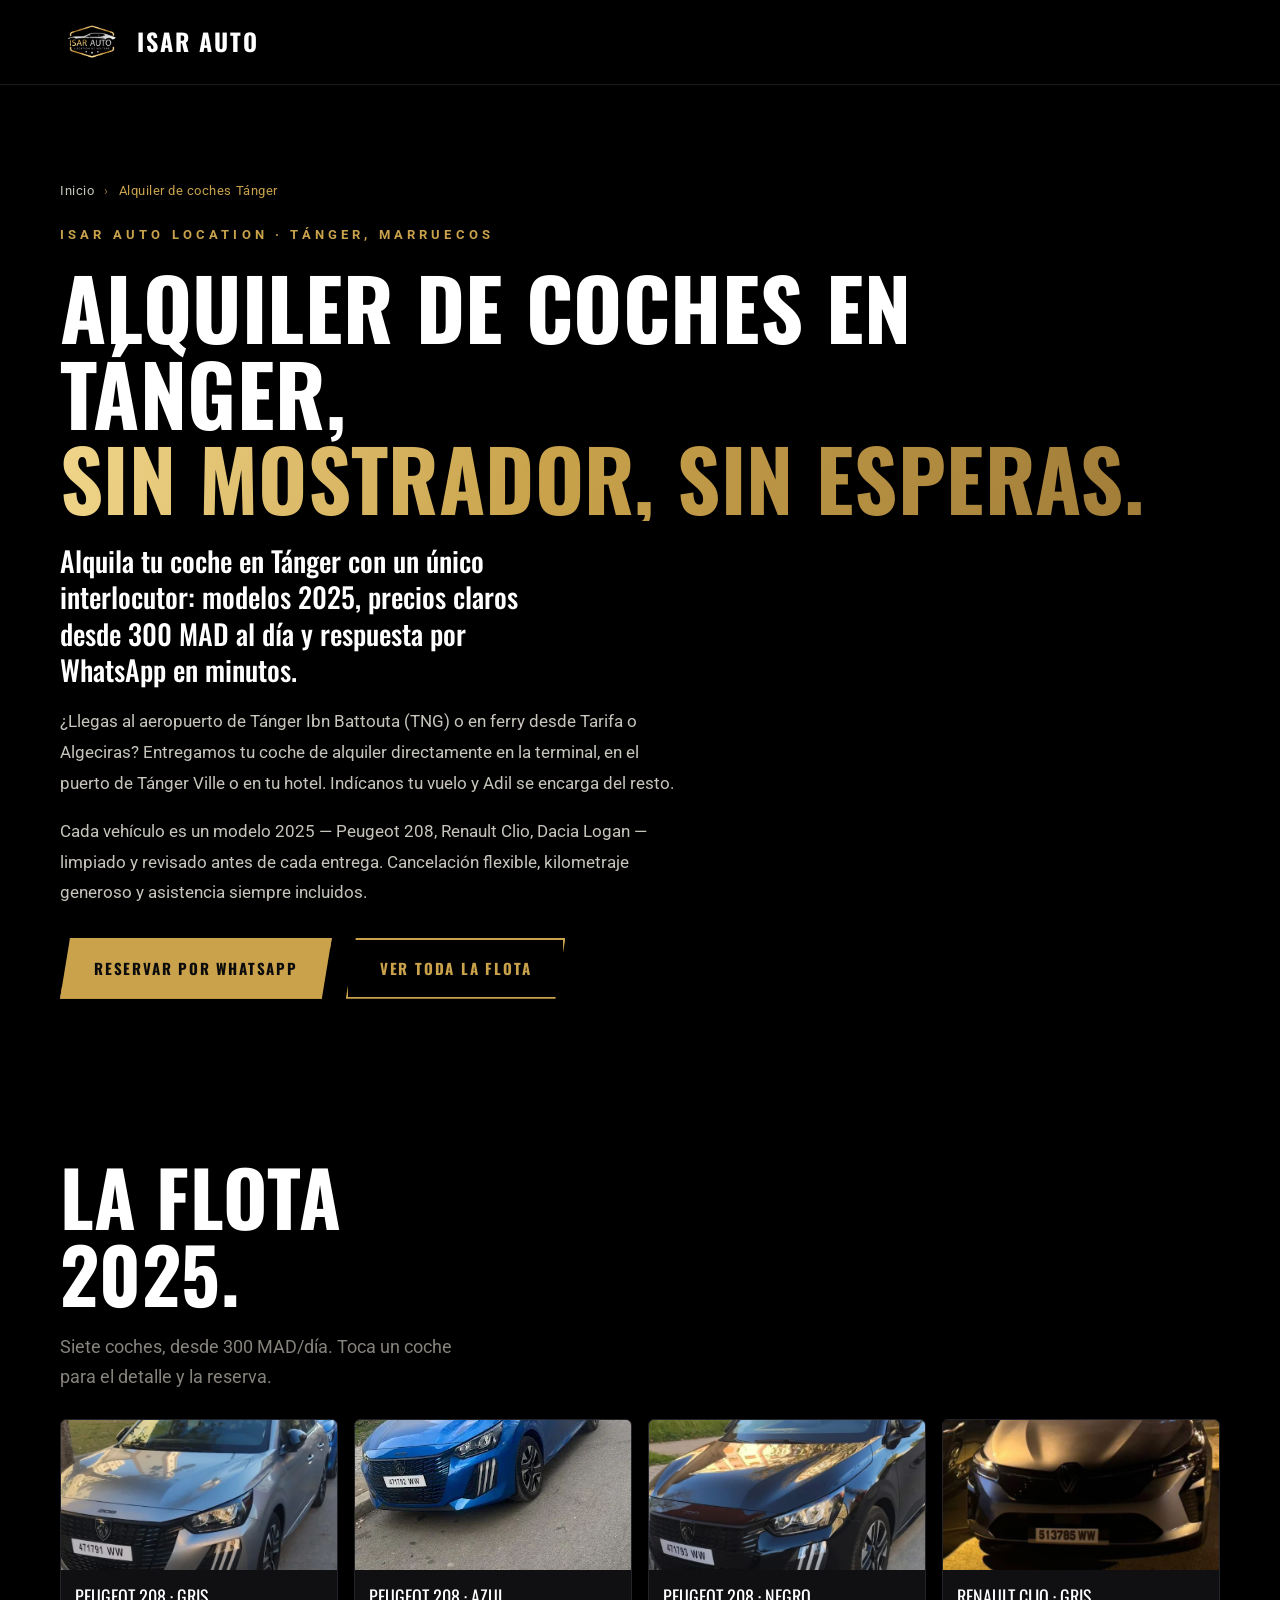
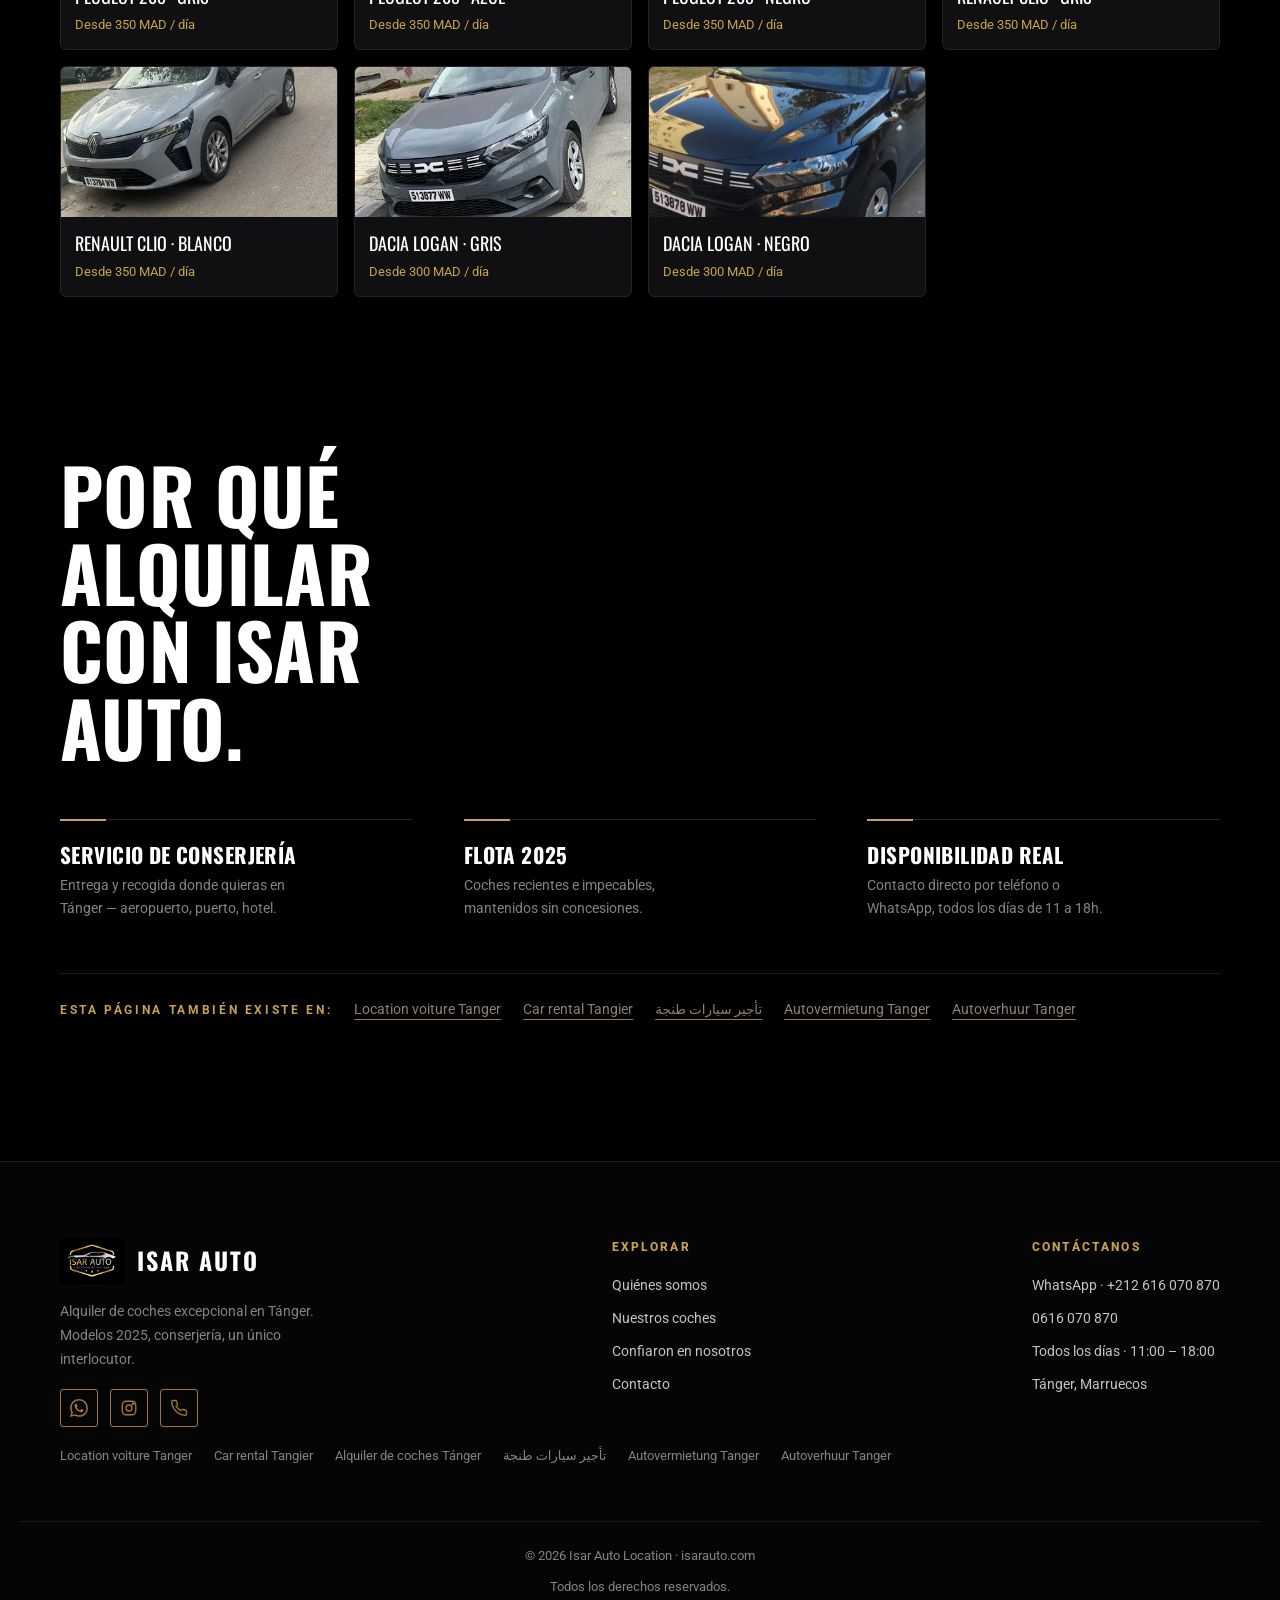
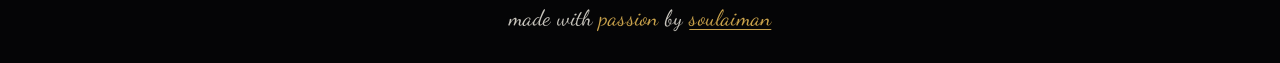
<file: alquiler-coches-tanger/index.html>
<!DOCTYPE html>
<html lang="es" dir="ltr">
<head>
<meta charset="UTF-8" />
<meta name="viewport" content="width=device-width, initial-scale=1.0" />
<title>Alquiler de Coches en Tánger desde 300 MAD/día — Isar Auto Location</title>
<meta name="description" content="Alquiler de coches en Tánger, Marruecos: modelos 2025 impecables desde 300 MAD/día. Entrega en el aeropuerto Tánger Ibn Battouta, en el puerto (ferry desde Tarifa) o en tu hotel. Reserva por WhatsApp." />
<link rel="canonical" href="https://isarauto.com/alquiler-coches-tanger/" />
<link rel="alternate" hreflang="fr" href="https://isarauto.com/" />
<link rel="alternate" hreflang="en" href="https://isarauto.com/car-rental-tangier/" />
<link rel="alternate" hreflang="es" href="https://isarauto.com/alquiler-coches-tanger/" />
<link rel="alternate" hreflang="ar" href="https://isarauto.com/ar/" />
<link rel="alternate" hreflang="de" href="https://isarauto.com/autovermietung-tanger/" />
<link rel="alternate" hreflang="nl" href="https://isarauto.com/autoverhuur-tanger/" />
<link rel="alternate" hreflang="x-default" href="https://isarauto.com/" />
<link rel="icon" type="image/png" href="../favicon.png" />
<link rel="apple-touch-icon" href="../apple-touch-icon.png" />
<meta property="og:type" content="website" />
<meta property="og:title" content="Alquiler de Coches en Tánger desde 300 MAD/día — Isar Auto Location" />
<meta property="og:description" content="Alquiler de coches en Tánger, Marruecos: modelos 2025 impecables desde 300 MAD/día. Entrega en el aeropuerto Tánger Ibn Battouta, en el puerto (ferry desde Tarifa) o en tu hotel. Reserva por WhatsApp." />
<meta property="og:image" content="https://isarauto.com/uploads/isar-logo.png" />
<meta property="og:url" content="https://isarauto.com/alquiler-coches-tanger/" />
<link rel="preconnect" href="https://fonts.googleapis.com" />
<link rel="preconnect" href="https://fonts.gstatic.com" crossorigin />
<link href="https://fonts.googleapis.com/css2?family=Dancing+Script:wght@600;700&family=Oswald:wght@400;500;600;700&family=Roboto:wght@400;500;700;900&display=swap" rel="stylesheet" />
<link rel="stylesheet" href="../styles.css" />
<script type="application/ld+json">
{"@context":"https://schema.org","@type":"BreadcrumbList","itemListElement":[{"@type":"ListItem","position":1,"name":"Inicio","item":"https://isarauto.com/"},{"@type":"ListItem","position":2,"name":"Alquiler de coches Tánger","item":"https://isarauto.com/alquiler-coches-tanger/"}]}
</script>
</head>
<body class="lp">

<header class="site-head">
  <div class="wrap head-inner">
    <a class="logo" href="../index.html" aria-label="Isar Auto Location">
      <img class="crest-img" src="../uploads/isar-logo.png" alt="Isar Auto" />
      <span>ISAR AUTO</span>
    </a>
  </div>
</header>

<main>
  <section class="sec lp-hero">
    <div class="wrap">
      <nav class="crumbs" aria-label="Breadcrumb">
        <a href="../index.html">Inicio</a><span class="sep">›</span>
        <span aria-current="page">Alquiler de coches Tánger</span>
      </nav>
      <span class="kicker">Isar Auto Location · Tánger, Marruecos</span>
      <h1>Alquiler de coches en Tánger, <span class="gold-grad">sin mostrador, sin esperas.</span></h1>
      <p class="lp-lead">Alquila tu coche en Tánger con un único interlocutor: modelos 2025, precios claros desde 300 MAD al día y respuesta por WhatsApp en minutos.</p>
      <p class="lp-p">¿Llegas al aeropuerto de Tánger Ibn Battouta (TNG) o en ferry desde Tarifa o Algeciras? Entregamos tu coche de alquiler directamente en la terminal, en el puerto de Tánger Ville o en tu hotel. Indícanos tu vuelo y Adil se encarga del resto.</p>
      <p class="lp-p">Cada vehículo es un modelo 2025 — Peugeot 208, Renault Clio, Dacia Logan — limpiado y revisado antes de cada entrega. Cancelación flexible, kilometraje generoso y asistencia siempre incluidos.</p>
      <div class="hero-actions">
        <a class="btn btn-gold" href="https://wa.me/212616070870" target="_blank" rel="noopener">Reservar por WhatsApp</a>
        <a class="btn btn-ghost" href="../index.html#fleet">Ver toda la flota</a>
      </div>
    </div>
  </section>

  <section class="sec" style="padding-top:0">
    <div class="wrap">
      <div class="sec-head">
        <h2>La flota 2025.</h2>
        <p>Siete coches, desde 300 MAD/día. Toca un coche para el detalle y la reserva.</p>
      </div>
      <div class="lp-cars">
      <a class="lp-car" href="../cars/peugeot-208-grey.html">
        <img src="../cars/img/peugeot-208-grey.webp" alt="Peugeot 208 Gris 2025 — Alquiler de coches Tánger" loading="lazy" />
        <span class="nm">Peugeot 208 · Gris</span>
        <span class="pr">Desde 350 MAD / día</span>
      </a>
      <a class="lp-car" href="../cars/peugeot-208-blue.html">
        <img src="../cars/img/peugeot-208-blue.webp" alt="Peugeot 208 Azul 2025 — Alquiler de coches Tánger" loading="lazy" />
        <span class="nm">Peugeot 208 · Azul</span>
        <span class="pr">Desde 350 MAD / día</span>
      </a>
      <a class="lp-car" href="../cars/peugeot-208-black.html">
        <img src="../cars/img/peugeot-208-black.webp" alt="Peugeot 208 Negro 2025 — Alquiler de coches Tánger" loading="lazy" />
        <span class="nm">Peugeot 208 · Negro</span>
        <span class="pr">Desde 350 MAD / día</span>
      </a>
      <a class="lp-car" href="../cars/renault-clio-grey.html">
        <img src="../cars/img/renault-clio-grey.webp" alt="Renault Clio Gris 2025 — Alquiler de coches Tánger" loading="lazy" />
        <span class="nm">Renault Clio · Gris</span>
        <span class="pr">Desde 350 MAD / día</span>
      </a>
      <a class="lp-car" href="../cars/renault-clio-white.html">
        <img src="../cars/img/renault-clio-white.webp" alt="Renault Clio Blanco 2025 — Alquiler de coches Tánger" loading="lazy" />
        <span class="nm">Renault Clio · Blanco</span>
        <span class="pr">Desde 350 MAD / día</span>
      </a>
      <a class="lp-car" href="../cars/dacia-logan-grey.html">
        <img src="../cars/img/dacia-logan-grey.webp" alt="Dacia Logan Gris 2025 — Alquiler de coches Tánger" loading="lazy" />
        <span class="nm">Dacia Logan · Gris</span>
        <span class="pr">Desde 300 MAD / día</span>
      </a>
      <a class="lp-car" href="../cars/dacia-logan-black.html">
        <img src="../cars/img/dacia-logan-black.webp" alt="Dacia Logan Negro 2025 — Alquiler de coches Tánger" loading="lazy" />
        <span class="nm">Dacia Logan · Negro</span>
        <span class="pr">Desde 300 MAD / día</span>
      </a>
      </div>
    </div>
  </section>

  <section class="sec" style="padding-top:0">
    <div class="wrap">
      <div class="sec-head">
        <h2>Por qué alquilar con Isar Auto.</h2>
      </div>
      <div class="values">
        <div class="value"><h4>Servicio de conserjería</h4><p>Entrega y recogida donde quieras en Tánger — aeropuerto, puerto, hotel.</p></div>
        <div class="value"><h4>Flota 2025</h4><p>Coches recientes e impecables, mantenidos sin concesiones.</p></div>
        <div class="value"><h4>Disponibilidad real</h4><p>Contacto directo por teléfono o WhatsApp, todos los días de 11 a 18h.</p></div>
      </div>
      <div class="lp-langs">
        <span class="lb">Esta página también existe en:</span>
      <a href="../location-voiture-tanger/index.html">Location voiture Tanger</a>
      <a href="../car-rental-tangier/index.html">Car rental Tangier</a>
      <a href="../ar/index.html">تأجير سيارات طنجة</a>
      <a href="../autovermietung-tanger/index.html">Autovermietung Tanger</a>
      <a href="../autoverhuur-tanger/index.html">Autoverhuur Tanger</a>
      </div>
    </div>
  </section>
</main>

<footer class="site-foot">
  <div class="wrap foot-grid">
    <div class="foot-brand">
      <a class="logo" href="../index.html"><img class="crest-img" src="../uploads/isar-logo.png" alt="Isar Auto" /><span>ISAR AUTO</span></a>
      <p>Alquiler de coches excepcional en Tánger. Modelos 2025, conserjería, un único interlocutor.</p>
      <div class="socials">
        <a href="https://wa.me/212616070870" target="_blank" rel="noopener" aria-label="WhatsApp"><svg width="18" height="18" viewBox="0 0 24 24" fill="currentColor"><path d="M17.472 14.382c-.297-.149-1.758-.867-2.03-.967-.273-.099-.471-.148-.67.15-.197.297-.767.966-.94 1.164-.173.199-.347.223-.644.075-.297-.15-1.255-.463-2.39-1.475-.883-.788-1.48-1.761-1.653-2.059-.173-.297-.018-.458.13-.606.134-.133.298-.347.446-.52.149-.174.198-.298.298-.497.099-.198.05-.371-.025-.52-.075-.149-.669-1.612-.916-2.207-.242-.579-.487-.5-.669-.51-.173-.008-.371-.01-.57-.01-.198 0-.52.074-.792.372-.272.297-1.04 1.016-1.04 2.479 0 1.462 1.065 2.875 1.213 3.074.149.198 2.096 3.2 5.077 4.487.71.306 1.263.489 1.694.625.712.227 1.36.195 1.872.118.571-.085 1.758-.719 2.006-1.413.248-.694.248-1.289.173-1.413-.074-.124-.272-.198-.57-.347m-5.421 7.403h-.004a9.87 9.87 0 01-5.031-1.378l-.361-.214-3.741.982.998-3.648-.235-.374a9.86 9.86 0 01-1.51-5.26c.001-5.45 4.436-9.884 9.888-9.884 2.64 0 5.122 1.03 6.988 2.898a9.825 9.825 0 012.893 6.994c-.003 5.45-4.437 9.885-9.885 9.885M20.52 3.449C18.24 1.245 15.24 0 12.045 0 5.463 0 .104 5.359.101 11.892c0 2.096.546 4.142 1.588 5.945L0 24l6.305-1.654a11.882 11.882 0 005.683 1.448h.005c6.582 0 11.94-5.359 11.943-11.893a11.821 11.821 0 00-3.487-8.413z"/></svg></a>
        <a href="#" aria-label="Instagram"><svg width="18" height="18" viewBox="0 0 24 24" fill="none" stroke="currentColor" stroke-width="1.8"><rect x="3" y="3" width="18" height="18" rx="5"/><circle cx="12" cy="12" r="4"/><circle cx="17.5" cy="6.5" r="1"/></svg></a>
        <a href="tel:+212616070870" aria-label="Téléphone"><svg width="18" height="18" viewBox="0 0 24 24" fill="none" stroke="currentColor" stroke-width="1.8"><path d="M22 16.9v3a2 2 0 0 1-2.2 2 19.8 19.8 0 0 1-8.6-3 19.5 19.5 0 0 1-6-6 19.8 19.8 0 0 1-3-8.7A2 2 0 0 1 4.1 2h3a2 2 0 0 1 2 1.7c.1.9.4 1.8.7 2.7a2 2 0 0 1-.5 2.1L8.1 9.6a16 16 0 0 0 6 6l1.1-1.1a2 2 0 0 1 2.1-.5c.9.3 1.8.6 2.7.7a2 2 0 0 1 1.7 2z"/></svg></a>
      </div>
    </div>
    <div class="foot-col">
      <h5>Explorar</h5>
      <a href="../index.html#about">Quiénes somos</a>
      <a href="../index.html#fleet">Nuestros coches</a>
      <a href="../index.html#testimonials">Confiaron en nosotros</a>
      <a href="../index.html#contact">Contacto</a>
    </div>
    <div class="foot-col">
      <h5>Contáctanos</h5>
      <a href="https://wa.me/212616070870" target="_blank" rel="noopener">WhatsApp · +212 616 070 870</a>
      <a href="tel:+212616070870">0616 070 870</a>
      <p>Todos los días · 11:00 – 18:00</p>
      <p>Tánger, Marruecos</p>
    </div>
  </div>
  <div class="wrap foot-seo">
    <a href="../location-voiture-tanger/index.html">Location voiture Tanger</a>
    <a href="../car-rental-tangier/index.html">Car rental Tangier</a>
    <a href="../alquiler-coches-tanger/index.html">Alquiler de coches Tánger</a>
    <a href="../ar/index.html">تأجير سيارات طنجة</a>
    <a href="../autovermietung-tanger/index.html">Autovermietung Tanger</a>
    <a href="../autoverhuur-tanger/index.html">Autoverhuur Tanger</a>
  </div>
  <div class="wrap foot-bottom">
    <span>© 2026 Isar Auto Location · isarauto.com</span>
    <span>Todos los derechos reservados.</span>
    <span class="foot-sign">made with <span class="g">passion</span> by <a class="g sign-link" href="tel:+212675920379">soulaiman</a></span>
  </div>
</footer>

<script>try{localStorage.setItem("ial_lang","es");}catch(e){}</script>
</body>
</html>
</file>
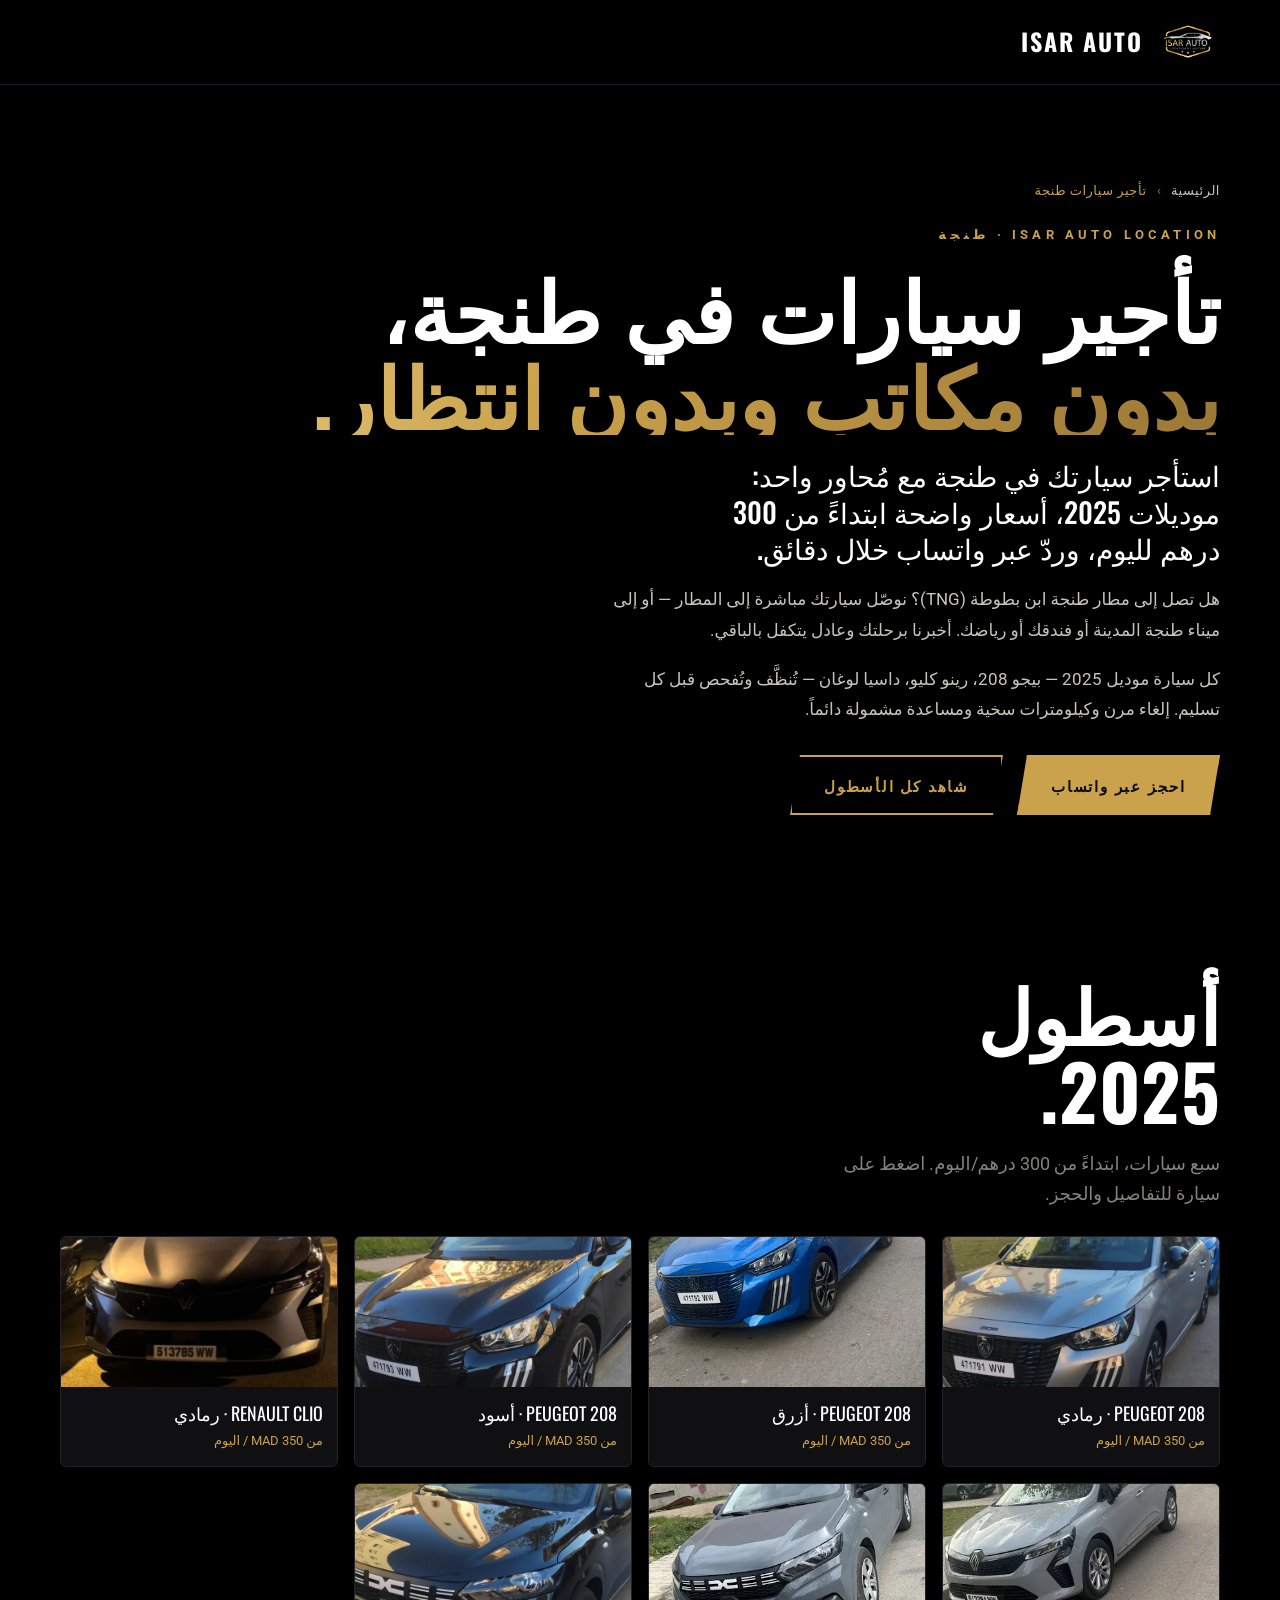
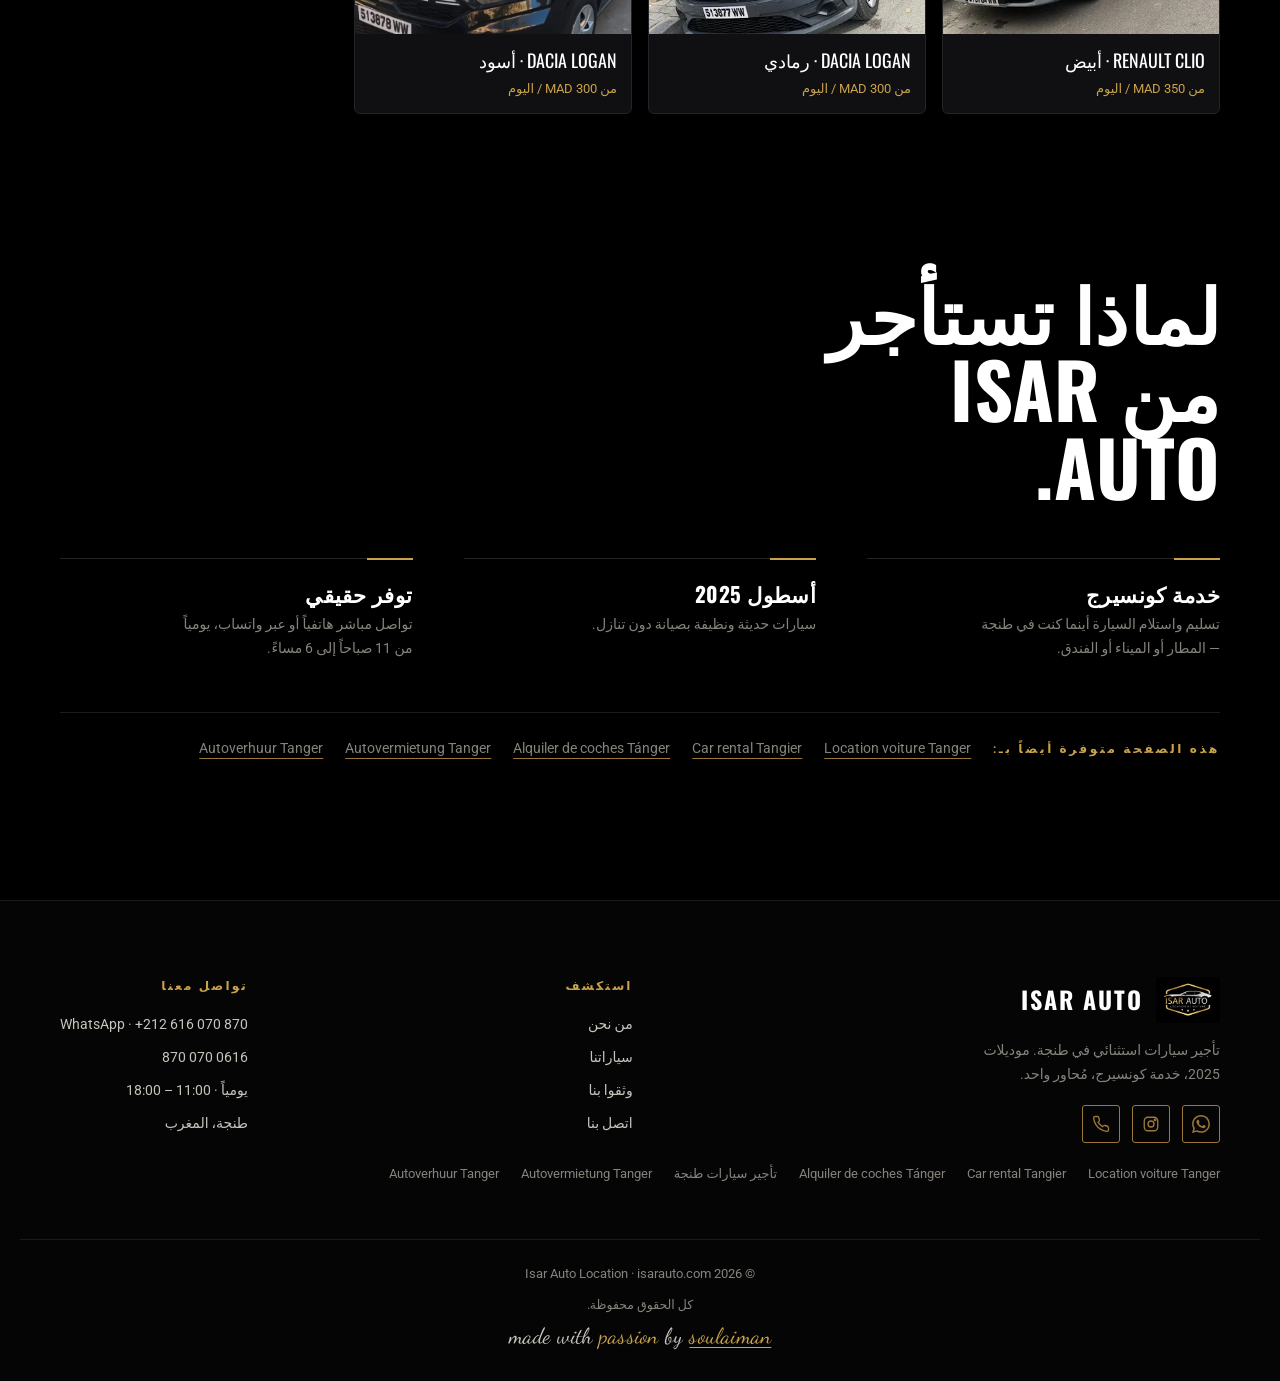
<file: ar/index.html>
<!DOCTYPE html>
<html lang="ar" dir="rtl">
<head>
<meta charset="UTF-8" />
<meta name="viewport" content="width=device-width, initial-scale=1.0" />
<title>تأجير سيارات طنجة — موديلات 2025 ابتداءً من 300 درهم/اليوم | Isar Auto</title>
<meta name="description" content="تأجير سيارات في طنجة، المغرب: موديلات 2025 نظيفة ابتداءً من 300 درهم لليوم. توصيل إلى مطار طنجة ابن بطوطة والميناء والفندق. احجز عبر واتساب خلال دقائق." />
<link rel="canonical" href="https://isarauto.com/ar/" />
<link rel="alternate" hreflang="fr" href="https://isarauto.com/" />
<link rel="alternate" hreflang="en" href="https://isarauto.com/car-rental-tangier/" />
<link rel="alternate" hreflang="es" href="https://isarauto.com/alquiler-coches-tanger/" />
<link rel="alternate" hreflang="ar" href="https://isarauto.com/ar/" />
<link rel="alternate" hreflang="de" href="https://isarauto.com/autovermietung-tanger/" />
<link rel="alternate" hreflang="nl" href="https://isarauto.com/autoverhuur-tanger/" />
<link rel="alternate" hreflang="x-default" href="https://isarauto.com/" />
<link rel="icon" type="image/png" href="../favicon.png" />
<link rel="apple-touch-icon" href="../apple-touch-icon.png" />
<meta property="og:type" content="website" />
<meta property="og:title" content="تأجير سيارات طنجة — موديلات 2025 ابتداءً من 300 درهم/اليوم | Isar Auto" />
<meta property="og:description" content="تأجير سيارات في طنجة، المغرب: موديلات 2025 نظيفة ابتداءً من 300 درهم لليوم. توصيل إلى مطار طنجة ابن بطوطة والميناء والفندق. احجز عبر واتساب خلال دقائق." />
<meta property="og:image" content="https://isarauto.com/uploads/isar-logo.png" />
<meta property="og:url" content="https://isarauto.com/ar/" />
<link rel="preconnect" href="https://fonts.googleapis.com" />
<link rel="preconnect" href="https://fonts.gstatic.com" crossorigin />
<link href="https://fonts.googleapis.com/css2?family=Dancing+Script:wght@600;700&family=Oswald:wght@400;500;600;700&family=Roboto:wght@400;500;700;900&display=swap" rel="stylesheet" />
<link rel="stylesheet" href="../styles.css" />
<script type="application/ld+json">
{"@context":"https://schema.org","@type":"BreadcrumbList","itemListElement":[{"@type":"ListItem","position":1,"name":"الرئيسية","item":"https://isarauto.com/"},{"@type":"ListItem","position":2,"name":"تأجير سيارات طنجة","item":"https://isarauto.com/ar/"}]}
</script>
</head>
<body class="lp">

<header class="site-head">
  <div class="wrap head-inner">
    <a class="logo" href="../index.html" aria-label="Isar Auto Location">
      <img class="crest-img" src="../uploads/isar-logo.png" alt="Isar Auto" />
      <span>ISAR AUTO</span>
    </a>
  </div>
</header>

<main>
  <section class="sec lp-hero">
    <div class="wrap">
      <nav class="crumbs" aria-label="Breadcrumb">
        <a href="../index.html">الرئيسية</a><span class="sep">›</span>
        <span aria-current="page">تأجير سيارات طنجة</span>
      </nav>
      <span class="kicker">Isar Auto Location · طنجة</span>
      <h1>تأجير سيارات في طنجة، <span class="gold-grad">بدون مكاتب وبدون انتظار.</span></h1>
      <p class="lp-lead">استأجر سيارتك في طنجة مع مُحاور واحد: موديلات 2025، أسعار واضحة ابتداءً من 300 درهم لليوم، وردّ عبر واتساب خلال دقائق.</p>
      <p class="lp-p">هل تصل إلى مطار طنجة ابن بطوطة (TNG)؟ نوصّل سيارتك مباشرة إلى المطار — أو إلى ميناء طنجة المدينة أو فندقك أو رياضك. أخبرنا برحلتك وعادل يتكفل بالباقي.</p>
      <p class="lp-p">كل سيارة موديل 2025 — بيجو 208، رينو كليو، داسيا لوغان — تُنظَّف وتُفحص قبل كل تسليم. إلغاء مرن وكيلومترات سخية ومساعدة مشمولة دائماً.</p>
      <div class="hero-actions">
        <a class="btn btn-gold" href="https://wa.me/212616070870" target="_blank" rel="noopener">احجز عبر واتساب</a>
        <a class="btn btn-ghost" href="../index.html#fleet">شاهد كل الأسطول</a>
      </div>
    </div>
  </section>

  <section class="sec" style="padding-top:0">
    <div class="wrap">
      <div class="sec-head">
        <h2>أسطول 2025.</h2>
        <p>سبع سيارات، ابتداءً من 300 درهم/اليوم. اضغط على سيارة للتفاصيل والحجز.</p>
      </div>
      <div class="lp-cars">
      <a class="lp-car" href="../cars/peugeot-208-grey.html">
        <img src="../cars/img/peugeot-208-grey.webp" alt="Peugeot 208 رمادي 2025 — تأجير سيارات طنجة" loading="lazy" />
        <span class="nm">Peugeot 208 · رمادي</span>
        <span class="pr">من 350 MAD / اليوم</span>
      </a>
      <a class="lp-car" href="../cars/peugeot-208-blue.html">
        <img src="../cars/img/peugeot-208-blue.webp" alt="Peugeot 208 أزرق 2025 — تأجير سيارات طنجة" loading="lazy" />
        <span class="nm">Peugeot 208 · أزرق</span>
        <span class="pr">من 350 MAD / اليوم</span>
      </a>
      <a class="lp-car" href="../cars/peugeot-208-black.html">
        <img src="../cars/img/peugeot-208-black.webp" alt="Peugeot 208 أسود 2025 — تأجير سيارات طنجة" loading="lazy" />
        <span class="nm">Peugeot 208 · أسود</span>
        <span class="pr">من 350 MAD / اليوم</span>
      </a>
      <a class="lp-car" href="../cars/renault-clio-grey.html">
        <img src="../cars/img/renault-clio-grey.webp" alt="Renault Clio رمادي 2025 — تأجير سيارات طنجة" loading="lazy" />
        <span class="nm">Renault Clio · رمادي</span>
        <span class="pr">من 350 MAD / اليوم</span>
      </a>
      <a class="lp-car" href="../cars/renault-clio-white.html">
        <img src="../cars/img/renault-clio-white.webp" alt="Renault Clio أبيض 2025 — تأجير سيارات طنجة" loading="lazy" />
        <span class="nm">Renault Clio · أبيض</span>
        <span class="pr">من 350 MAD / اليوم</span>
      </a>
      <a class="lp-car" href="../cars/dacia-logan-grey.html">
        <img src="../cars/img/dacia-logan-grey.webp" alt="Dacia Logan رمادي 2025 — تأجير سيارات طنجة" loading="lazy" />
        <span class="nm">Dacia Logan · رمادي</span>
        <span class="pr">من 300 MAD / اليوم</span>
      </a>
      <a class="lp-car" href="../cars/dacia-logan-black.html">
        <img src="../cars/img/dacia-logan-black.webp" alt="Dacia Logan أسود 2025 — تأجير سيارات طنجة" loading="lazy" />
        <span class="nm">Dacia Logan · أسود</span>
        <span class="pr">من 300 MAD / اليوم</span>
      </a>
      </div>
    </div>
  </section>

  <section class="sec" style="padding-top:0">
    <div class="wrap">
      <div class="sec-head">
        <h2>لماذا تستأجر من Isar Auto.</h2>
      </div>
      <div class="values">
        <div class="value"><h4>خدمة كونسيرج</h4><p>تسليم واستلام السيارة أينما كنت في طنجة — المطار أو الميناء أو الفندق.</p></div>
        <div class="value"><h4>أسطول 2025</h4><p>سيارات حديثة ونظيفة بصيانة دون تنازل.</p></div>
        <div class="value"><h4>توفر حقيقي</h4><p>تواصل مباشر هاتفياً أو عبر واتساب، يومياً من 11 صباحاً إلى 6 مساءً.</p></div>
      </div>
      <div class="lp-langs">
        <span class="lb">هذه الصفحة متوفرة أيضاً بـ:</span>
      <a href="../location-voiture-tanger/index.html">Location voiture Tanger</a>
      <a href="../car-rental-tangier/index.html">Car rental Tangier</a>
      <a href="../alquiler-coches-tanger/index.html">Alquiler de coches Tánger</a>
      <a href="../autovermietung-tanger/index.html">Autovermietung Tanger</a>
      <a href="../autoverhuur-tanger/index.html">Autoverhuur Tanger</a>
      </div>
    </div>
  </section>
</main>

<footer class="site-foot">
  <div class="wrap foot-grid">
    <div class="foot-brand">
      <a class="logo" href="../index.html"><img class="crest-img" src="../uploads/isar-logo.png" alt="Isar Auto" /><span>ISAR AUTO</span></a>
      <p>تأجير سيارات استثنائي في طنجة. موديلات 2025، خدمة كونسيرج، مُحاور واحد.</p>
      <div class="socials">
        <a href="https://wa.me/212616070870" target="_blank" rel="noopener" aria-label="WhatsApp"><svg width="18" height="18" viewBox="0 0 24 24" fill="currentColor"><path d="M17.472 14.382c-.297-.149-1.758-.867-2.03-.967-.273-.099-.471-.148-.67.15-.197.297-.767.966-.94 1.164-.173.199-.347.223-.644.075-.297-.15-1.255-.463-2.39-1.475-.883-.788-1.48-1.761-1.653-2.059-.173-.297-.018-.458.13-.606.134-.133.298-.347.446-.52.149-.174.198-.298.298-.497.099-.198.05-.371-.025-.52-.075-.149-.669-1.612-.916-2.207-.242-.579-.487-.5-.669-.51-.173-.008-.371-.01-.57-.01-.198 0-.52.074-.792.372-.272.297-1.04 1.016-1.04 2.479 0 1.462 1.065 2.875 1.213 3.074.149.198 2.096 3.2 5.077 4.487.71.306 1.263.489 1.694.625.712.227 1.36.195 1.872.118.571-.085 1.758-.719 2.006-1.413.248-.694.248-1.289.173-1.413-.074-.124-.272-.198-.57-.347m-5.421 7.403h-.004a9.87 9.87 0 01-5.031-1.378l-.361-.214-3.741.982.998-3.648-.235-.374a9.86 9.86 0 01-1.51-5.26c.001-5.45 4.436-9.884 9.888-9.884 2.64 0 5.122 1.03 6.988 2.898a9.825 9.825 0 012.893 6.994c-.003 5.45-4.437 9.885-9.885 9.885M20.52 3.449C18.24 1.245 15.24 0 12.045 0 5.463 0 .104 5.359.101 11.892c0 2.096.546 4.142 1.588 5.945L0 24l6.305-1.654a11.882 11.882 0 005.683 1.448h.005c6.582 0 11.94-5.359 11.943-11.893a11.821 11.821 0 00-3.487-8.413z"/></svg></a>
        <a href="#" aria-label="Instagram"><svg width="18" height="18" viewBox="0 0 24 24" fill="none" stroke="currentColor" stroke-width="1.8"><rect x="3" y="3" width="18" height="18" rx="5"/><circle cx="12" cy="12" r="4"/><circle cx="17.5" cy="6.5" r="1"/></svg></a>
        <a href="tel:+212616070870" aria-label="Téléphone"><svg width="18" height="18" viewBox="0 0 24 24" fill="none" stroke="currentColor" stroke-width="1.8"><path d="M22 16.9v3a2 2 0 0 1-2.2 2 19.8 19.8 0 0 1-8.6-3 19.5 19.5 0 0 1-6-6 19.8 19.8 0 0 1-3-8.7A2 2 0 0 1 4.1 2h3a2 2 0 0 1 2 1.7c.1.9.4 1.8.7 2.7a2 2 0 0 1-.5 2.1L8.1 9.6a16 16 0 0 0 6 6l1.1-1.1a2 2 0 0 1 2.1-.5c.9.3 1.8.6 2.7.7a2 2 0 0 1 1.7 2z"/></svg></a>
      </div>
    </div>
    <div class="foot-col">
      <h5>استكشف</h5>
      <a href="../index.html#about">من نحن</a>
      <a href="../index.html#fleet">سياراتنا</a>
      <a href="../index.html#testimonials">وثقوا بنا</a>
      <a href="../index.html#contact">اتصل بنا</a>
    </div>
    <div class="foot-col">
      <h5>تواصل معنا</h5>
      <a href="https://wa.me/212616070870" target="_blank" rel="noopener">WhatsApp · +212 616 070 870</a>
      <a href="tel:+212616070870">0616 070 870</a>
      <p>يومياً · 11:00 – 18:00</p>
      <p>طنجة، المغرب</p>
    </div>
  </div>
  <div class="wrap foot-seo">
    <a href="../location-voiture-tanger/index.html">Location voiture Tanger</a>
    <a href="../car-rental-tangier/index.html">Car rental Tangier</a>
    <a href="../alquiler-coches-tanger/index.html">Alquiler de coches Tánger</a>
    <a href="../ar/index.html">تأجير سيارات طنجة</a>
    <a href="../autovermietung-tanger/index.html">Autovermietung Tanger</a>
    <a href="../autoverhuur-tanger/index.html">Autoverhuur Tanger</a>
  </div>
  <div class="wrap foot-bottom">
    <span>© 2026 Isar Auto Location · isarauto.com</span>
    <span>كل الحقوق محفوظة.</span>
    <span class="foot-sign">made with <span class="g">passion</span> by <a class="g sign-link" href="tel:+212675920379">soulaiman</a></span>
  </div>
</footer>

<script>try{localStorage.setItem("ial_lang","ar");}catch(e){}</script>
</body>
</html>
</file>
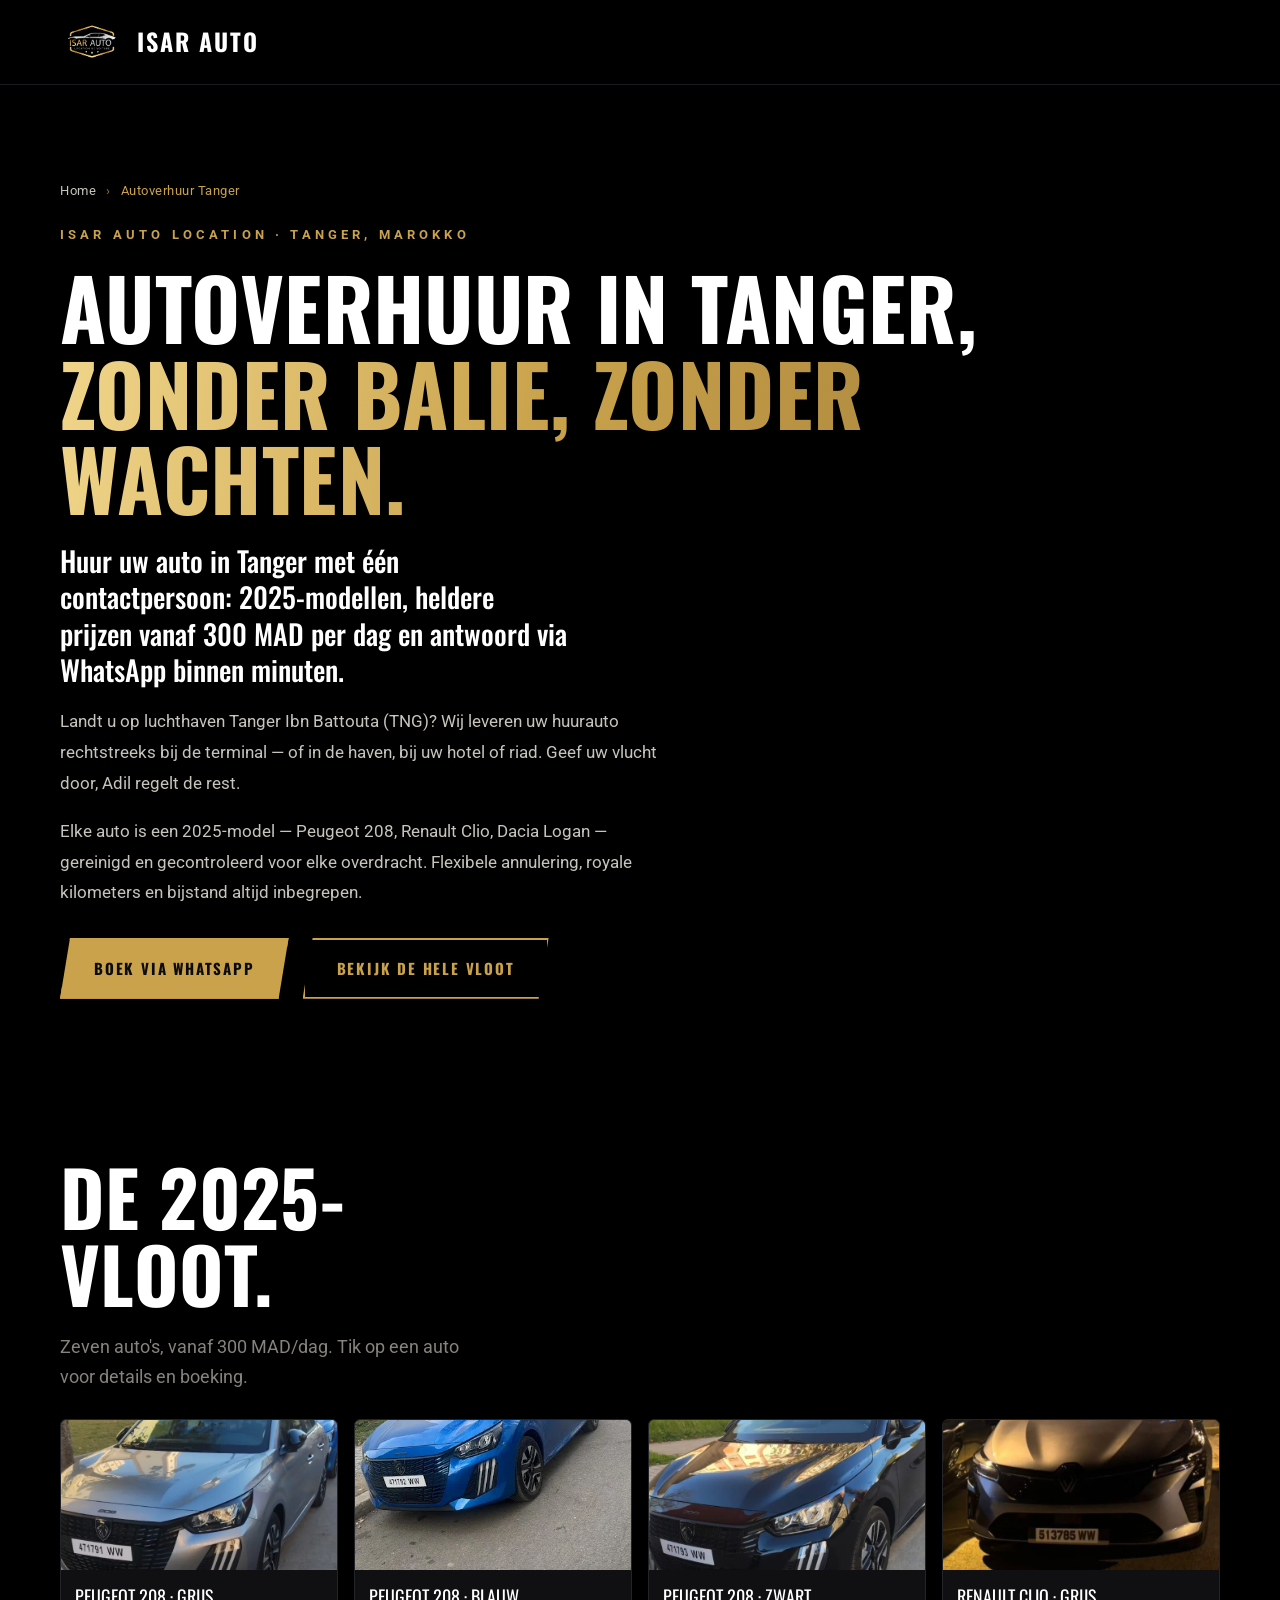
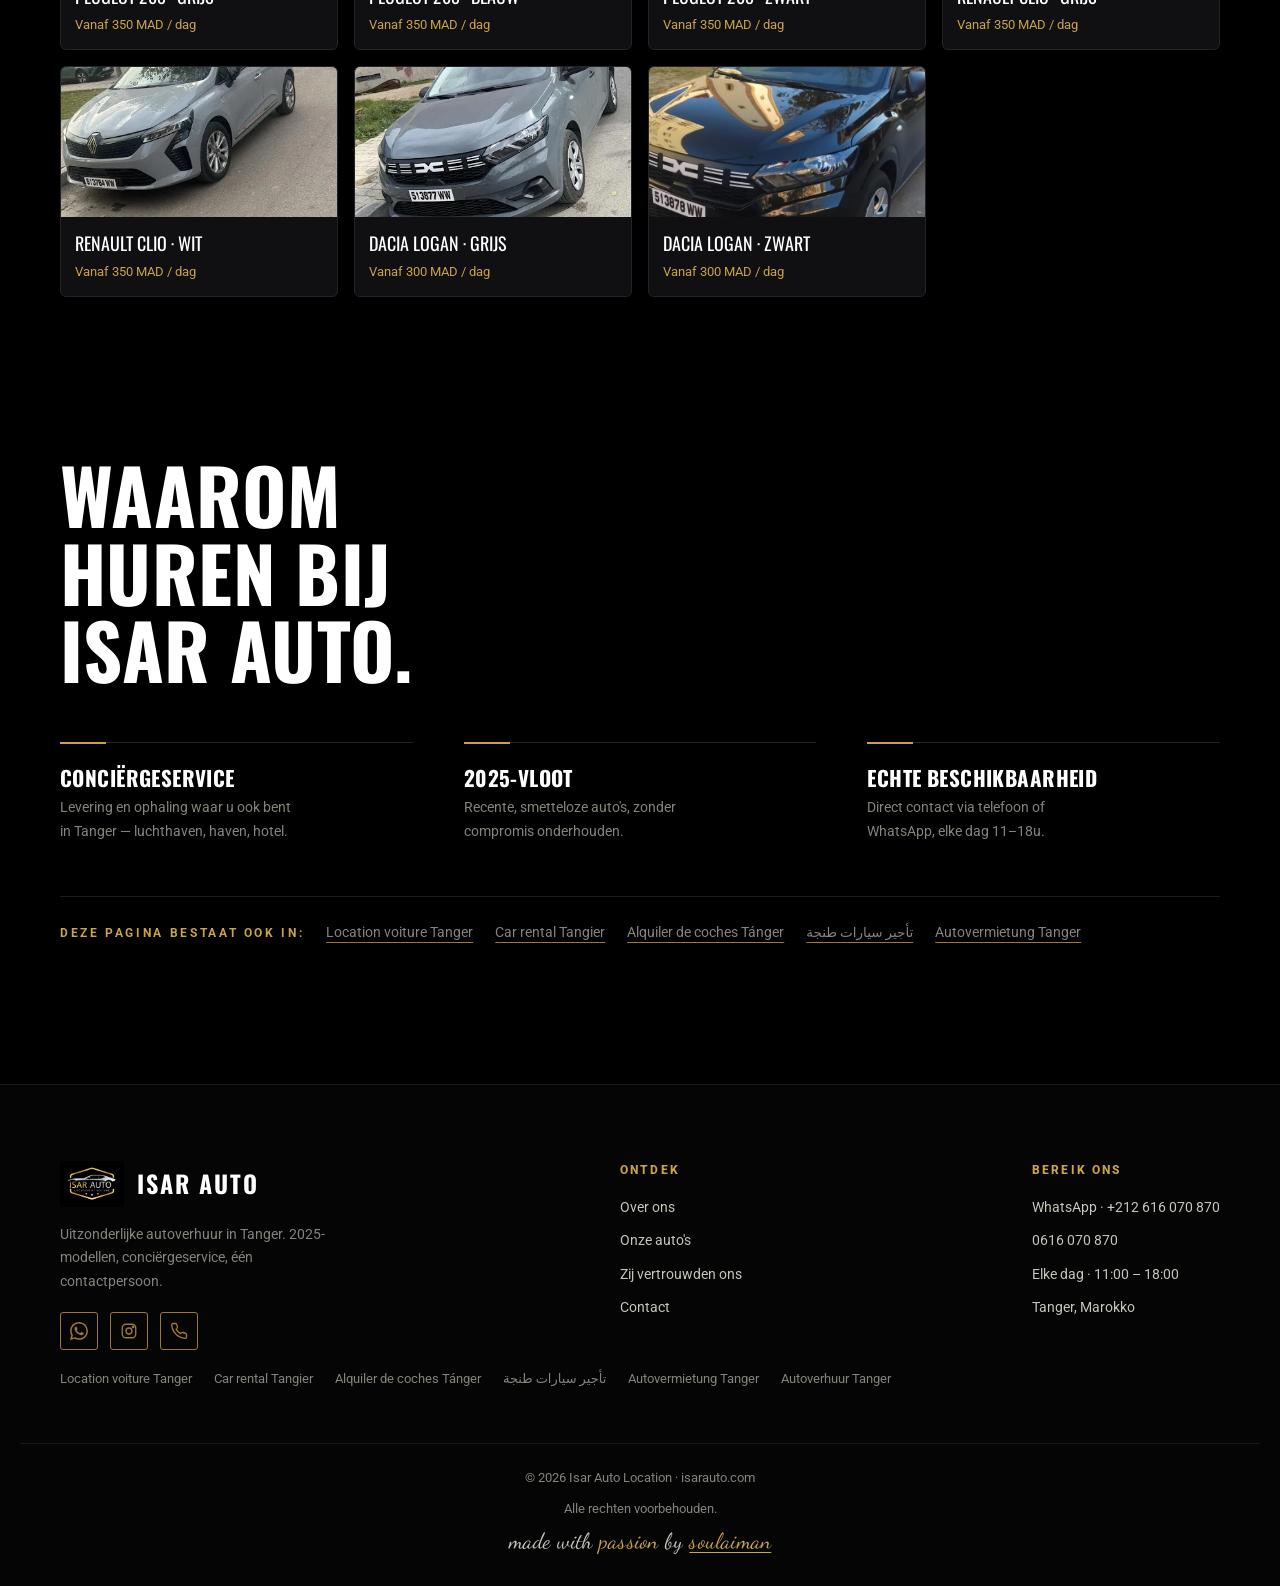
<file: autoverhuur-tanger/index.html>
<!DOCTYPE html>
<html lang="nl" dir="ltr">
<head>
<meta charset="UTF-8" />
<meta name="viewport" content="width=device-width, initial-scale=1.0" />
<title>Autoverhuur Tanger — Huurauto vanaf 300 MAD/dag | Isar Auto Location</title>
<meta name="description" content="Auto huren in Tanger, Marokko: verzorgde 2025-modellen vanaf 300 MAD/dag. Levering op luchthaven Tanger Ibn Battouta, in de haven of bij uw hotel. Boek binnen minuten via WhatsApp." />
<link rel="canonical" href="https://isarauto.com/autoverhuur-tanger/" />
<link rel="alternate" hreflang="fr" href="https://isarauto.com/" />
<link rel="alternate" hreflang="en" href="https://isarauto.com/car-rental-tangier/" />
<link rel="alternate" hreflang="es" href="https://isarauto.com/alquiler-coches-tanger/" />
<link rel="alternate" hreflang="ar" href="https://isarauto.com/ar/" />
<link rel="alternate" hreflang="de" href="https://isarauto.com/autovermietung-tanger/" />
<link rel="alternate" hreflang="nl" href="https://isarauto.com/autoverhuur-tanger/" />
<link rel="alternate" hreflang="x-default" href="https://isarauto.com/" />
<link rel="icon" type="image/png" href="../favicon.png" />
<link rel="apple-touch-icon" href="../apple-touch-icon.png" />
<meta property="og:type" content="website" />
<meta property="og:title" content="Autoverhuur Tanger — Huurauto vanaf 300 MAD/dag | Isar Auto Location" />
<meta property="og:description" content="Auto huren in Tanger, Marokko: verzorgde 2025-modellen vanaf 300 MAD/dag. Levering op luchthaven Tanger Ibn Battouta, in de haven of bij uw hotel. Boek binnen minuten via WhatsApp." />
<meta property="og:image" content="https://isarauto.com/uploads/isar-logo.png" />
<meta property="og:url" content="https://isarauto.com/autoverhuur-tanger/" />
<link rel="preconnect" href="https://fonts.googleapis.com" />
<link rel="preconnect" href="https://fonts.gstatic.com" crossorigin />
<link href="https://fonts.googleapis.com/css2?family=Dancing+Script:wght@600;700&family=Oswald:wght@400;500;600;700&family=Roboto:wght@400;500;700;900&display=swap" rel="stylesheet" />
<link rel="stylesheet" href="../styles.css" />
<script type="application/ld+json">
{"@context":"https://schema.org","@type":"BreadcrumbList","itemListElement":[{"@type":"ListItem","position":1,"name":"Home","item":"https://isarauto.com/"},{"@type":"ListItem","position":2,"name":"Autoverhuur Tanger","item":"https://isarauto.com/autoverhuur-tanger/"}]}
</script>
</head>
<body class="lp">

<header class="site-head">
  <div class="wrap head-inner">
    <a class="logo" href="../index.html" aria-label="Isar Auto Location">
      <img class="crest-img" src="../uploads/isar-logo.png" alt="Isar Auto" />
      <span>ISAR AUTO</span>
    </a>
  </div>
</header>

<main>
  <section class="sec lp-hero">
    <div class="wrap">
      <nav class="crumbs" aria-label="Breadcrumb">
        <a href="../index.html">Home</a><span class="sep">›</span>
        <span aria-current="page">Autoverhuur Tanger</span>
      </nav>
      <span class="kicker">Isar Auto Location · Tanger, Marokko</span>
      <h1>Autoverhuur in Tanger, <span class="gold-grad">zonder balie, zonder wachten.</span></h1>
      <p class="lp-lead">Huur uw auto in Tanger met één contactpersoon: 2025-modellen, heldere prijzen vanaf 300 MAD per dag en antwoord via WhatsApp binnen minuten.</p>
      <p class="lp-p">Landt u op luchthaven Tanger Ibn Battouta (TNG)? Wij leveren uw huurauto rechtstreeks bij de terminal — of in de haven, bij uw hotel of riad. Geef uw vlucht door, Adil regelt de rest.</p>
      <p class="lp-p">Elke auto is een 2025-model — Peugeot 208, Renault Clio, Dacia Logan — gereinigd en gecontroleerd voor elke overdracht. Flexibele annulering, royale kilometers en bijstand altijd inbegrepen.</p>
      <div class="hero-actions">
        <a class="btn btn-gold" href="https://wa.me/212616070870" target="_blank" rel="noopener">Boek via WhatsApp</a>
        <a class="btn btn-ghost" href="../index.html#fleet">Bekijk de hele vloot</a>
      </div>
    </div>
  </section>

  <section class="sec" style="padding-top:0">
    <div class="wrap">
      <div class="sec-head">
        <h2>De 2025-vloot.</h2>
        <p>Zeven auto's, vanaf 300 MAD/dag. Tik op een auto voor details en boeking.</p>
      </div>
      <div class="lp-cars">
      <a class="lp-car" href="../cars/peugeot-208-grey.html">
        <img src="../cars/img/peugeot-208-grey.webp" alt="Peugeot 208 Grijs 2025 — Autoverhuur Tanger" loading="lazy" />
        <span class="nm">Peugeot 208 · Grijs</span>
        <span class="pr">Vanaf 350 MAD / dag</span>
      </a>
      <a class="lp-car" href="../cars/peugeot-208-blue.html">
        <img src="../cars/img/peugeot-208-blue.webp" alt="Peugeot 208 Blauw 2025 — Autoverhuur Tanger" loading="lazy" />
        <span class="nm">Peugeot 208 · Blauw</span>
        <span class="pr">Vanaf 350 MAD / dag</span>
      </a>
      <a class="lp-car" href="../cars/peugeot-208-black.html">
        <img src="../cars/img/peugeot-208-black.webp" alt="Peugeot 208 Zwart 2025 — Autoverhuur Tanger" loading="lazy" />
        <span class="nm">Peugeot 208 · Zwart</span>
        <span class="pr">Vanaf 350 MAD / dag</span>
      </a>
      <a class="lp-car" href="../cars/renault-clio-grey.html">
        <img src="../cars/img/renault-clio-grey.webp" alt="Renault Clio Grijs 2025 — Autoverhuur Tanger" loading="lazy" />
        <span class="nm">Renault Clio · Grijs</span>
        <span class="pr">Vanaf 350 MAD / dag</span>
      </a>
      <a class="lp-car" href="../cars/renault-clio-white.html">
        <img src="../cars/img/renault-clio-white.webp" alt="Renault Clio Wit 2025 — Autoverhuur Tanger" loading="lazy" />
        <span class="nm">Renault Clio · Wit</span>
        <span class="pr">Vanaf 350 MAD / dag</span>
      </a>
      <a class="lp-car" href="../cars/dacia-logan-grey.html">
        <img src="../cars/img/dacia-logan-grey.webp" alt="Dacia Logan Grijs 2025 — Autoverhuur Tanger" loading="lazy" />
        <span class="nm">Dacia Logan · Grijs</span>
        <span class="pr">Vanaf 300 MAD / dag</span>
      </a>
      <a class="lp-car" href="../cars/dacia-logan-black.html">
        <img src="../cars/img/dacia-logan-black.webp" alt="Dacia Logan Zwart 2025 — Autoverhuur Tanger" loading="lazy" />
        <span class="nm">Dacia Logan · Zwart</span>
        <span class="pr">Vanaf 300 MAD / dag</span>
      </a>
      </div>
    </div>
  </section>

  <section class="sec" style="padding-top:0">
    <div class="wrap">
      <div class="sec-head">
        <h2>Waarom huren bij Isar Auto.</h2>
      </div>
      <div class="values">
        <div class="value"><h4>Conciërgeservice</h4><p>Levering en ophaling waar u ook bent in Tanger — luchthaven, haven, hotel.</p></div>
        <div class="value"><h4>2025-vloot</h4><p>Recente, smetteloze auto's, zonder compromis onderhouden.</p></div>
        <div class="value"><h4>Echte beschikbaarheid</h4><p>Direct contact via telefoon of WhatsApp, elke dag 11–18u.</p></div>
      </div>
      <div class="lp-langs">
        <span class="lb">Deze pagina bestaat ook in:</span>
      <a href="../location-voiture-tanger/index.html">Location voiture Tanger</a>
      <a href="../car-rental-tangier/index.html">Car rental Tangier</a>
      <a href="../alquiler-coches-tanger/index.html">Alquiler de coches Tánger</a>
      <a href="../ar/index.html">تأجير سيارات طنجة</a>
      <a href="../autovermietung-tanger/index.html">Autovermietung Tanger</a>
      </div>
    </div>
  </section>
</main>

<footer class="site-foot">
  <div class="wrap foot-grid">
    <div class="foot-brand">
      <a class="logo" href="../index.html"><img class="crest-img" src="../uploads/isar-logo.png" alt="Isar Auto" /><span>ISAR AUTO</span></a>
      <p>Uitzonderlijke autoverhuur in Tanger. 2025-modellen, conciërgeservice, één contactpersoon.</p>
      <div class="socials">
        <a href="https://wa.me/212616070870" target="_blank" rel="noopener" aria-label="WhatsApp"><svg width="18" height="18" viewBox="0 0 24 24" fill="currentColor"><path d="M17.472 14.382c-.297-.149-1.758-.867-2.03-.967-.273-.099-.471-.148-.67.15-.197.297-.767.966-.94 1.164-.173.199-.347.223-.644.075-.297-.15-1.255-.463-2.39-1.475-.883-.788-1.48-1.761-1.653-2.059-.173-.297-.018-.458.13-.606.134-.133.298-.347.446-.52.149-.174.198-.298.298-.497.099-.198.05-.371-.025-.52-.075-.149-.669-1.612-.916-2.207-.242-.579-.487-.5-.669-.51-.173-.008-.371-.01-.57-.01-.198 0-.52.074-.792.372-.272.297-1.04 1.016-1.04 2.479 0 1.462 1.065 2.875 1.213 3.074.149.198 2.096 3.2 5.077 4.487.71.306 1.263.489 1.694.625.712.227 1.36.195 1.872.118.571-.085 1.758-.719 2.006-1.413.248-.694.248-1.289.173-1.413-.074-.124-.272-.198-.57-.347m-5.421 7.403h-.004a9.87 9.87 0 01-5.031-1.378l-.361-.214-3.741.982.998-3.648-.235-.374a9.86 9.86 0 01-1.51-5.26c.001-5.45 4.436-9.884 9.888-9.884 2.64 0 5.122 1.03 6.988 2.898a9.825 9.825 0 012.893 6.994c-.003 5.45-4.437 9.885-9.885 9.885M20.52 3.449C18.24 1.245 15.24 0 12.045 0 5.463 0 .104 5.359.101 11.892c0 2.096.546 4.142 1.588 5.945L0 24l6.305-1.654a11.882 11.882 0 005.683 1.448h.005c6.582 0 11.94-5.359 11.943-11.893a11.821 11.821 0 00-3.487-8.413z"/></svg></a>
        <a href="#" aria-label="Instagram"><svg width="18" height="18" viewBox="0 0 24 24" fill="none" stroke="currentColor" stroke-width="1.8"><rect x="3" y="3" width="18" height="18" rx="5"/><circle cx="12" cy="12" r="4"/><circle cx="17.5" cy="6.5" r="1"/></svg></a>
        <a href="tel:+212616070870" aria-label="Téléphone"><svg width="18" height="18" viewBox="0 0 24 24" fill="none" stroke="currentColor" stroke-width="1.8"><path d="M22 16.9v3a2 2 0 0 1-2.2 2 19.8 19.8 0 0 1-8.6-3 19.5 19.5 0 0 1-6-6 19.8 19.8 0 0 1-3-8.7A2 2 0 0 1 4.1 2h3a2 2 0 0 1 2 1.7c.1.9.4 1.8.7 2.7a2 2 0 0 1-.5 2.1L8.1 9.6a16 16 0 0 0 6 6l1.1-1.1a2 2 0 0 1 2.1-.5c.9.3 1.8.6 2.7.7a2 2 0 0 1 1.7 2z"/></svg></a>
      </div>
    </div>
    <div class="foot-col">
      <h5>Ontdek</h5>
      <a href="../index.html#about">Over ons</a>
      <a href="../index.html#fleet">Onze auto's</a>
      <a href="../index.html#testimonials">Zij vertrouwden ons</a>
      <a href="../index.html#contact">Contact</a>
    </div>
    <div class="foot-col">
      <h5>Bereik ons</h5>
      <a href="https://wa.me/212616070870" target="_blank" rel="noopener">WhatsApp · +212 616 070 870</a>
      <a href="tel:+212616070870">0616 070 870</a>
      <p>Elke dag · 11:00 – 18:00</p>
      <p>Tanger, Marokko</p>
    </div>
  </div>
  <div class="wrap foot-seo">
    <a href="../location-voiture-tanger/index.html">Location voiture Tanger</a>
    <a href="../car-rental-tangier/index.html">Car rental Tangier</a>
    <a href="../alquiler-coches-tanger/index.html">Alquiler de coches Tánger</a>
    <a href="../ar/index.html">تأجير سيارات طنجة</a>
    <a href="../autovermietung-tanger/index.html">Autovermietung Tanger</a>
    <a href="../autoverhuur-tanger/index.html">Autoverhuur Tanger</a>
  </div>
  <div class="wrap foot-bottom">
    <span>© 2026 Isar Auto Location · isarauto.com</span>
    <span>Alle rechten voorbehouden.</span>
    <span class="foot-sign">made with <span class="g">passion</span> by <a class="g sign-link" href="tel:+212675920379">soulaiman</a></span>
  </div>
</footer>

<script>try{localStorage.setItem("ial_lang","nl");}catch(e){}</script>
</body>
</html>
</file>
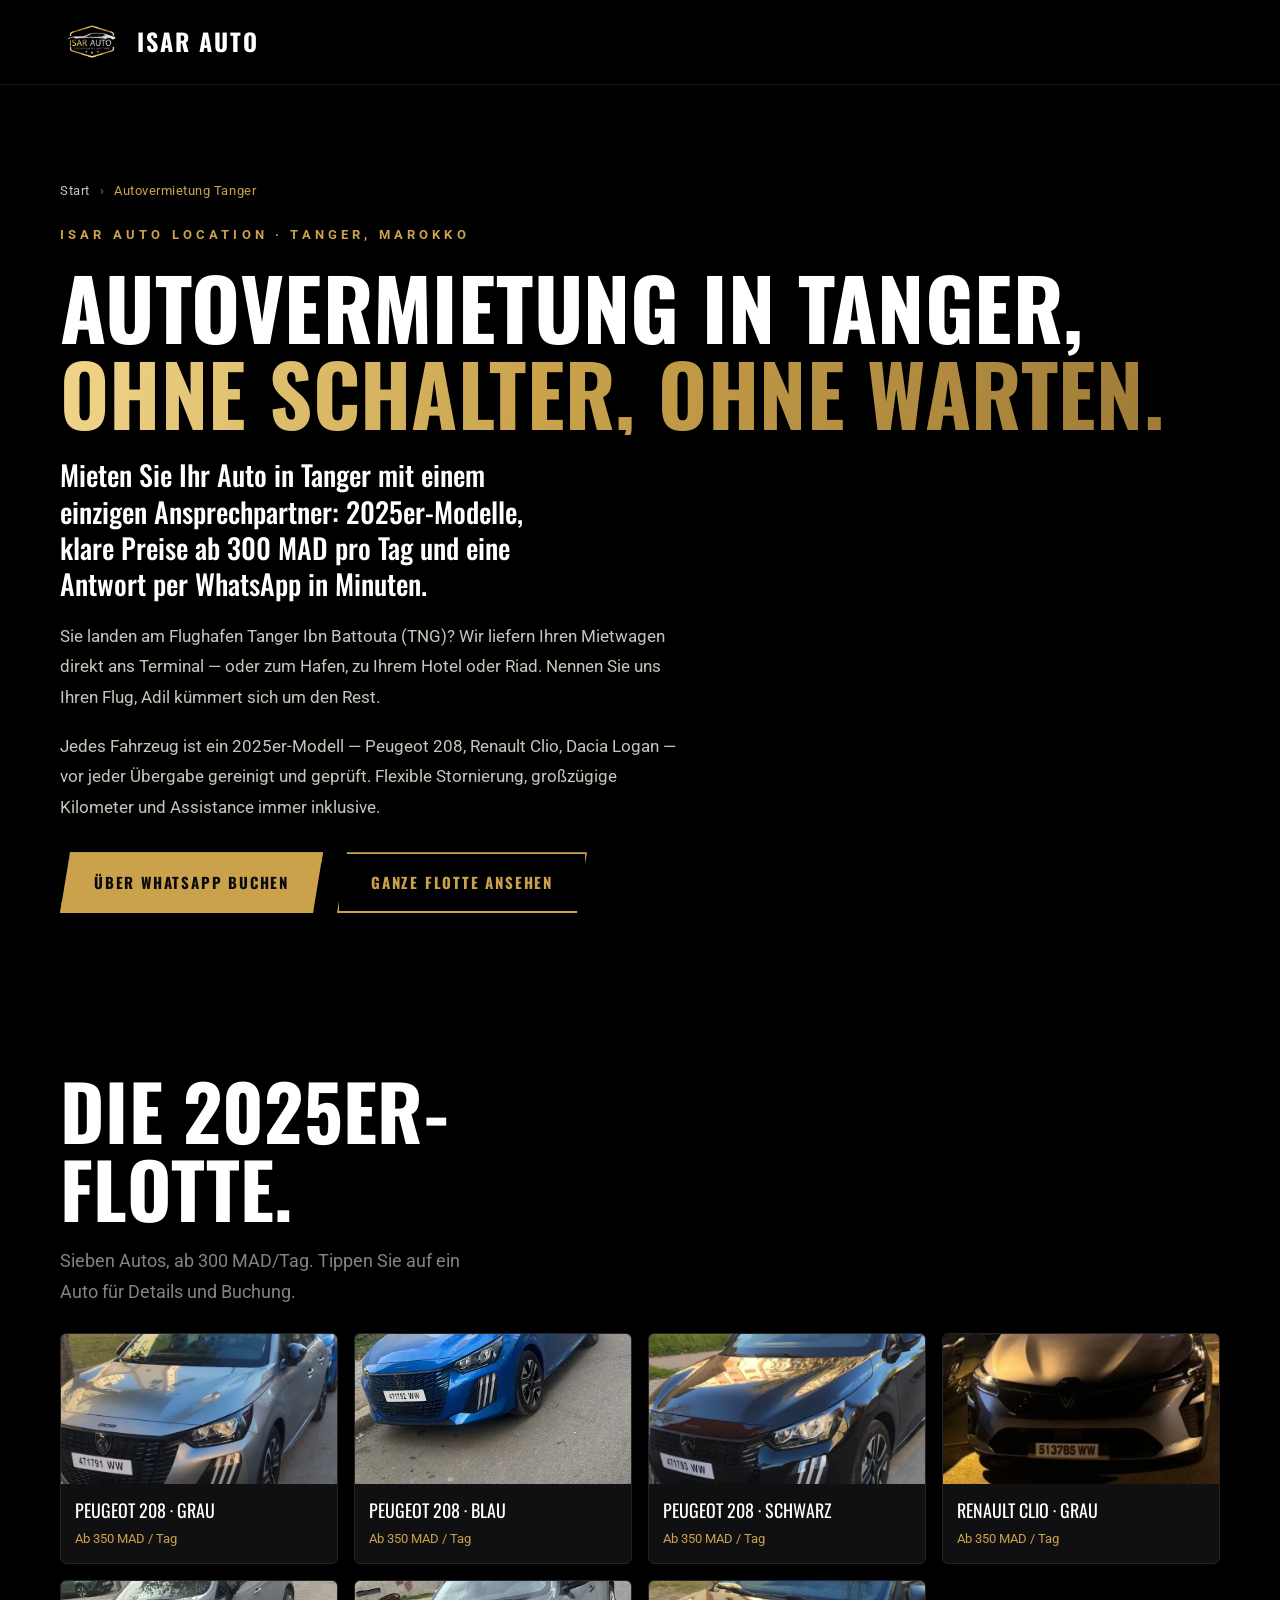
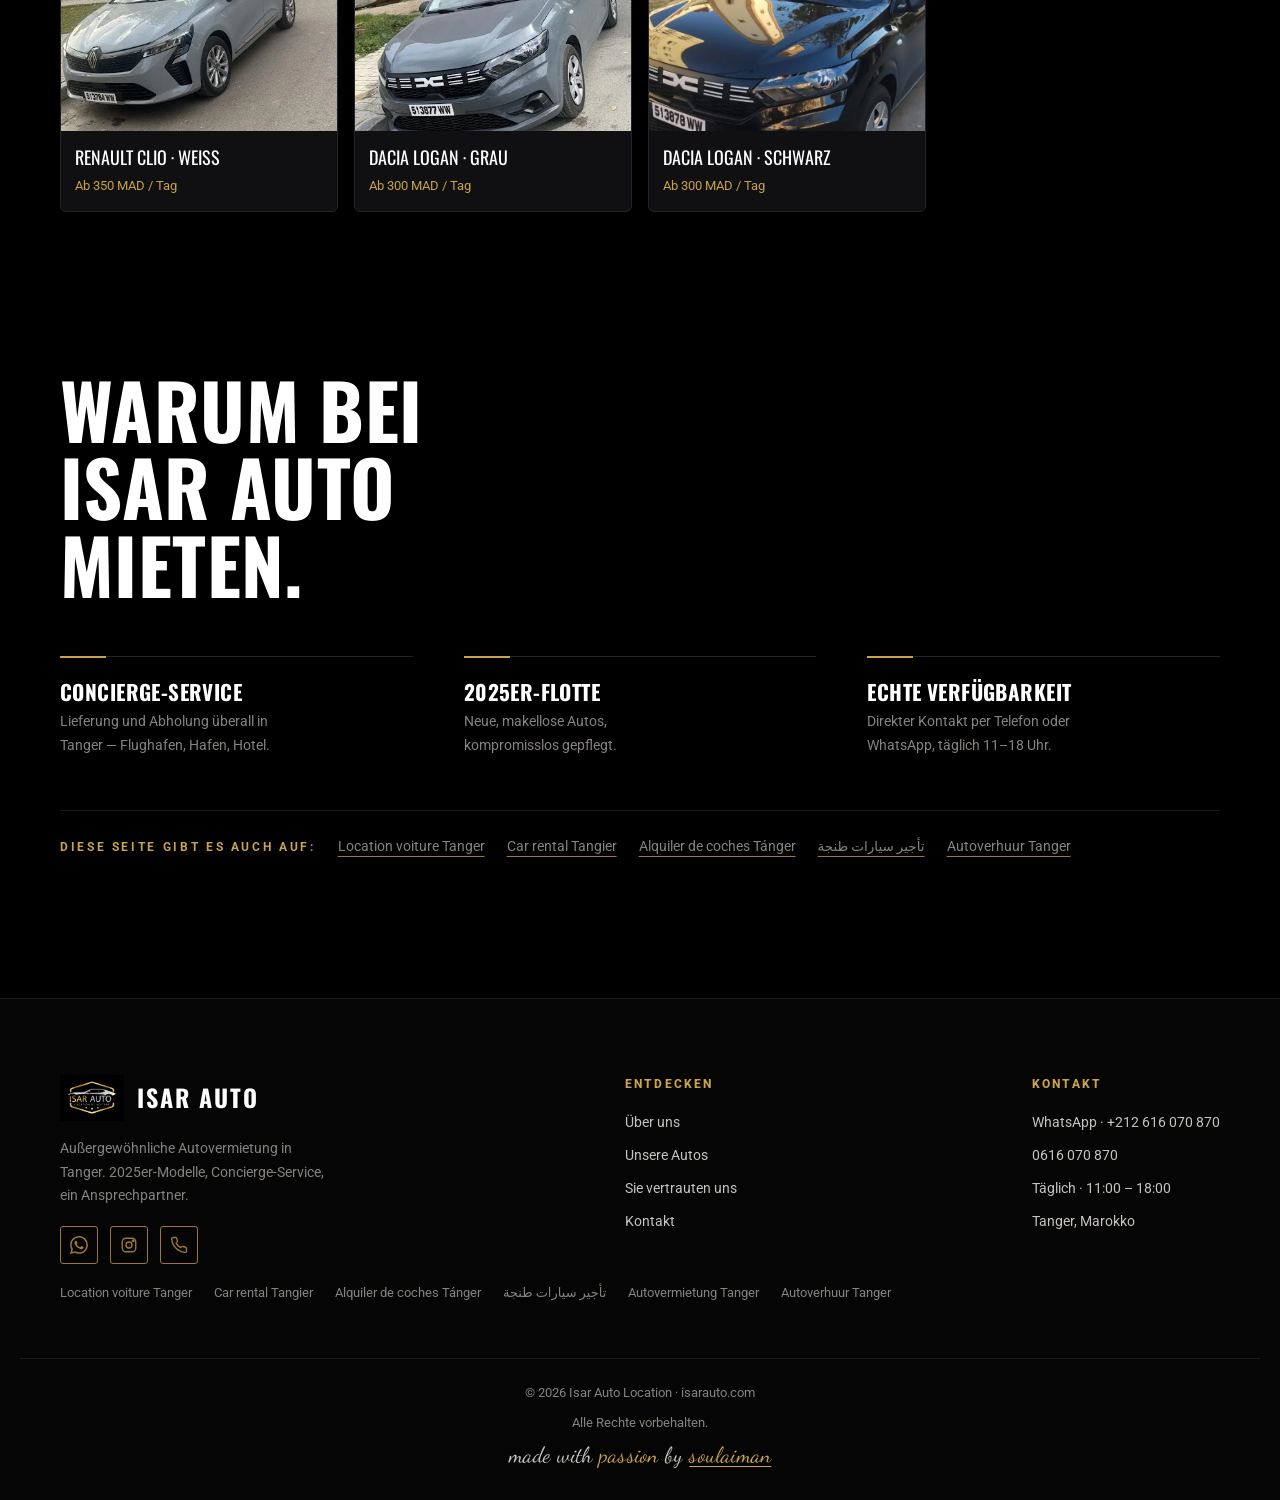
<file: autovermietung-tanger/index.html>
<!DOCTYPE html>
<html lang="de" dir="ltr">
<head>
<meta charset="UTF-8" />
<meta name="viewport" content="width=device-width, initial-scale=1.0" />
<title>Autovermietung Tanger — Mietwagen ab 300 MAD/Tag | Isar Auto Location</title>
<meta name="description" content="Mietwagen in Tanger, Marokko: gepflegte 2025er-Modelle ab 300 MAD/Tag. Lieferung zum Flughafen Tanger Ibn Battouta, zum Hafen oder Hotel. Buchung per WhatsApp in Minuten." />
<link rel="canonical" href="https://isarauto.com/autovermietung-tanger/" />
<link rel="alternate" hreflang="fr" href="https://isarauto.com/" />
<link rel="alternate" hreflang="en" href="https://isarauto.com/car-rental-tangier/" />
<link rel="alternate" hreflang="es" href="https://isarauto.com/alquiler-coches-tanger/" />
<link rel="alternate" hreflang="ar" href="https://isarauto.com/ar/" />
<link rel="alternate" hreflang="de" href="https://isarauto.com/autovermietung-tanger/" />
<link rel="alternate" hreflang="nl" href="https://isarauto.com/autoverhuur-tanger/" />
<link rel="alternate" hreflang="x-default" href="https://isarauto.com/" />
<link rel="icon" type="image/png" href="../favicon.png" />
<link rel="apple-touch-icon" href="../apple-touch-icon.png" />
<meta property="og:type" content="website" />
<meta property="og:title" content="Autovermietung Tanger — Mietwagen ab 300 MAD/Tag | Isar Auto Location" />
<meta property="og:description" content="Mietwagen in Tanger, Marokko: gepflegte 2025er-Modelle ab 300 MAD/Tag. Lieferung zum Flughafen Tanger Ibn Battouta, zum Hafen oder Hotel. Buchung per WhatsApp in Minuten." />
<meta property="og:image" content="https://isarauto.com/uploads/isar-logo.png" />
<meta property="og:url" content="https://isarauto.com/autovermietung-tanger/" />
<link rel="preconnect" href="https://fonts.googleapis.com" />
<link rel="preconnect" href="https://fonts.gstatic.com" crossorigin />
<link href="https://fonts.googleapis.com/css2?family=Dancing+Script:wght@600;700&family=Oswald:wght@400;500;600;700&family=Roboto:wght@400;500;700;900&display=swap" rel="stylesheet" />
<link rel="stylesheet" href="../styles.css" />
<script type="application/ld+json">
{"@context":"https://schema.org","@type":"BreadcrumbList","itemListElement":[{"@type":"ListItem","position":1,"name":"Start","item":"https://isarauto.com/"},{"@type":"ListItem","position":2,"name":"Autovermietung Tanger","item":"https://isarauto.com/autovermietung-tanger/"}]}
</script>
</head>
<body class="lp">

<header class="site-head">
  <div class="wrap head-inner">
    <a class="logo" href="../index.html" aria-label="Isar Auto Location">
      <img class="crest-img" src="../uploads/isar-logo.png" alt="Isar Auto" />
      <span>ISAR AUTO</span>
    </a>
  </div>
</header>

<main>
  <section class="sec lp-hero">
    <div class="wrap">
      <nav class="crumbs" aria-label="Breadcrumb">
        <a href="../index.html">Start</a><span class="sep">›</span>
        <span aria-current="page">Autovermietung Tanger</span>
      </nav>
      <span class="kicker">Isar Auto Location · Tanger, Marokko</span>
      <h1>Autovermietung in Tanger, <span class="gold-grad">ohne Schalter, ohne Warten.</span></h1>
      <p class="lp-lead">Mieten Sie Ihr Auto in Tanger mit einem einzigen Ansprechpartner: 2025er-Modelle, klare Preise ab 300 MAD pro Tag und eine Antwort per WhatsApp in Minuten.</p>
      <p class="lp-p">Sie landen am Flughafen Tanger Ibn Battouta (TNG)? Wir liefern Ihren Mietwagen direkt ans Terminal — oder zum Hafen, zu Ihrem Hotel oder Riad. Nennen Sie uns Ihren Flug, Adil kümmert sich um den Rest.</p>
      <p class="lp-p">Jedes Fahrzeug ist ein 2025er-Modell — Peugeot 208, Renault Clio, Dacia Logan — vor jeder Übergabe gereinigt und geprüft. Flexible Stornierung, großzügige Kilometer und Assistance immer inklusive.</p>
      <div class="hero-actions">
        <a class="btn btn-gold" href="https://wa.me/212616070870" target="_blank" rel="noopener">Über WhatsApp buchen</a>
        <a class="btn btn-ghost" href="../index.html#fleet">Ganze Flotte ansehen</a>
      </div>
    </div>
  </section>

  <section class="sec" style="padding-top:0">
    <div class="wrap">
      <div class="sec-head">
        <h2>Die 2025er-Flotte.</h2>
        <p>Sieben Autos, ab 300 MAD/Tag. Tippen Sie auf ein Auto für Details und Buchung.</p>
      </div>
      <div class="lp-cars">
      <a class="lp-car" href="../cars/peugeot-208-grey.html">
        <img src="../cars/img/peugeot-208-grey.webp" alt="Peugeot 208 Grau 2025 — Autovermietung Tanger" loading="lazy" />
        <span class="nm">Peugeot 208 · Grau</span>
        <span class="pr">Ab 350 MAD / Tag</span>
      </a>
      <a class="lp-car" href="../cars/peugeot-208-blue.html">
        <img src="../cars/img/peugeot-208-blue.webp" alt="Peugeot 208 Blau 2025 — Autovermietung Tanger" loading="lazy" />
        <span class="nm">Peugeot 208 · Blau</span>
        <span class="pr">Ab 350 MAD / Tag</span>
      </a>
      <a class="lp-car" href="../cars/peugeot-208-black.html">
        <img src="../cars/img/peugeot-208-black.webp" alt="Peugeot 208 Schwarz 2025 — Autovermietung Tanger" loading="lazy" />
        <span class="nm">Peugeot 208 · Schwarz</span>
        <span class="pr">Ab 350 MAD / Tag</span>
      </a>
      <a class="lp-car" href="../cars/renault-clio-grey.html">
        <img src="../cars/img/renault-clio-grey.webp" alt="Renault Clio Grau 2025 — Autovermietung Tanger" loading="lazy" />
        <span class="nm">Renault Clio · Grau</span>
        <span class="pr">Ab 350 MAD / Tag</span>
      </a>
      <a class="lp-car" href="../cars/renault-clio-white.html">
        <img src="../cars/img/renault-clio-white.webp" alt="Renault Clio Weiß 2025 — Autovermietung Tanger" loading="lazy" />
        <span class="nm">Renault Clio · Weiß</span>
        <span class="pr">Ab 350 MAD / Tag</span>
      </a>
      <a class="lp-car" href="../cars/dacia-logan-grey.html">
        <img src="../cars/img/dacia-logan-grey.webp" alt="Dacia Logan Grau 2025 — Autovermietung Tanger" loading="lazy" />
        <span class="nm">Dacia Logan · Grau</span>
        <span class="pr">Ab 300 MAD / Tag</span>
      </a>
      <a class="lp-car" href="../cars/dacia-logan-black.html">
        <img src="../cars/img/dacia-logan-black.webp" alt="Dacia Logan Schwarz 2025 — Autovermietung Tanger" loading="lazy" />
        <span class="nm">Dacia Logan · Schwarz</span>
        <span class="pr">Ab 300 MAD / Tag</span>
      </a>
      </div>
    </div>
  </section>

  <section class="sec" style="padding-top:0">
    <div class="wrap">
      <div class="sec-head">
        <h2>Warum bei Isar Auto mieten.</h2>
      </div>
      <div class="values">
        <div class="value"><h4>Concierge-Service</h4><p>Lieferung und Abholung überall in Tanger — Flughafen, Hafen, Hotel.</p></div>
        <div class="value"><h4>2025er-Flotte</h4><p>Neue, makellose Autos, kompromisslos gepflegt.</p></div>
        <div class="value"><h4>Echte Verfügbarkeit</h4><p>Direkter Kontakt per Telefon oder WhatsApp, täglich 11–18 Uhr.</p></div>
      </div>
      <div class="lp-langs">
        <span class="lb">Diese Seite gibt es auch auf:</span>
      <a href="../location-voiture-tanger/index.html">Location voiture Tanger</a>
      <a href="../car-rental-tangier/index.html">Car rental Tangier</a>
      <a href="../alquiler-coches-tanger/index.html">Alquiler de coches Tánger</a>
      <a href="../ar/index.html">تأجير سيارات طنجة</a>
      <a href="../autoverhuur-tanger/index.html">Autoverhuur Tanger</a>
      </div>
    </div>
  </section>
</main>

<footer class="site-foot">
  <div class="wrap foot-grid">
    <div class="foot-brand">
      <a class="logo" href="../index.html"><img class="crest-img" src="../uploads/isar-logo.png" alt="Isar Auto" /><span>ISAR AUTO</span></a>
      <p>Außergewöhnliche Autovermietung in Tanger. 2025er-Modelle, Concierge-Service, ein Ansprechpartner.</p>
      <div class="socials">
        <a href="https://wa.me/212616070870" target="_blank" rel="noopener" aria-label="WhatsApp"><svg width="18" height="18" viewBox="0 0 24 24" fill="currentColor"><path d="M17.472 14.382c-.297-.149-1.758-.867-2.03-.967-.273-.099-.471-.148-.67.15-.197.297-.767.966-.94 1.164-.173.199-.347.223-.644.075-.297-.15-1.255-.463-2.39-1.475-.883-.788-1.48-1.761-1.653-2.059-.173-.297-.018-.458.13-.606.134-.133.298-.347.446-.52.149-.174.198-.298.298-.497.099-.198.05-.371-.025-.52-.075-.149-.669-1.612-.916-2.207-.242-.579-.487-.5-.669-.51-.173-.008-.371-.01-.57-.01-.198 0-.52.074-.792.372-.272.297-1.04 1.016-1.04 2.479 0 1.462 1.065 2.875 1.213 3.074.149.198 2.096 3.2 5.077 4.487.71.306 1.263.489 1.694.625.712.227 1.36.195 1.872.118.571-.085 1.758-.719 2.006-1.413.248-.694.248-1.289.173-1.413-.074-.124-.272-.198-.57-.347m-5.421 7.403h-.004a9.87 9.87 0 01-5.031-1.378l-.361-.214-3.741.982.998-3.648-.235-.374a9.86 9.86 0 01-1.51-5.26c.001-5.45 4.436-9.884 9.888-9.884 2.64 0 5.122 1.03 6.988 2.898a9.825 9.825 0 012.893 6.994c-.003 5.45-4.437 9.885-9.885 9.885M20.52 3.449C18.24 1.245 15.24 0 12.045 0 5.463 0 .104 5.359.101 11.892c0 2.096.546 4.142 1.588 5.945L0 24l6.305-1.654a11.882 11.882 0 005.683 1.448h.005c6.582 0 11.94-5.359 11.943-11.893a11.821 11.821 0 00-3.487-8.413z"/></svg></a>
        <a href="#" aria-label="Instagram"><svg width="18" height="18" viewBox="0 0 24 24" fill="none" stroke="currentColor" stroke-width="1.8"><rect x="3" y="3" width="18" height="18" rx="5"/><circle cx="12" cy="12" r="4"/><circle cx="17.5" cy="6.5" r="1"/></svg></a>
        <a href="tel:+212616070870" aria-label="Téléphone"><svg width="18" height="18" viewBox="0 0 24 24" fill="none" stroke="currentColor" stroke-width="1.8"><path d="M22 16.9v3a2 2 0 0 1-2.2 2 19.8 19.8 0 0 1-8.6-3 19.5 19.5 0 0 1-6-6 19.8 19.8 0 0 1-3-8.7A2 2 0 0 1 4.1 2h3a2 2 0 0 1 2 1.7c.1.9.4 1.8.7 2.7a2 2 0 0 1-.5 2.1L8.1 9.6a16 16 0 0 0 6 6l1.1-1.1a2 2 0 0 1 2.1-.5c.9.3 1.8.6 2.7.7a2 2 0 0 1 1.7 2z"/></svg></a>
      </div>
    </div>
    <div class="foot-col">
      <h5>Entdecken</h5>
      <a href="../index.html#about">Über uns</a>
      <a href="../index.html#fleet">Unsere Autos</a>
      <a href="../index.html#testimonials">Sie vertrauten uns</a>
      <a href="../index.html#contact">Kontakt</a>
    </div>
    <div class="foot-col">
      <h5>Kontakt</h5>
      <a href="https://wa.me/212616070870" target="_blank" rel="noopener">WhatsApp · +212 616 070 870</a>
      <a href="tel:+212616070870">0616 070 870</a>
      <p>Täglich · 11:00 – 18:00</p>
      <p>Tanger, Marokko</p>
    </div>
  </div>
  <div class="wrap foot-seo">
    <a href="../location-voiture-tanger/index.html">Location voiture Tanger</a>
    <a href="../car-rental-tangier/index.html">Car rental Tangier</a>
    <a href="../alquiler-coches-tanger/index.html">Alquiler de coches Tánger</a>
    <a href="../ar/index.html">تأجير سيارات طنجة</a>
    <a href="../autovermietung-tanger/index.html">Autovermietung Tanger</a>
    <a href="../autoverhuur-tanger/index.html">Autoverhuur Tanger</a>
  </div>
  <div class="wrap foot-bottom">
    <span>© 2026 Isar Auto Location · isarauto.com</span>
    <span>Alle Rechte vorbehalten.</span>
    <span class="foot-sign">made with <span class="g">passion</span> by <a class="g sign-link" href="tel:+212675920379">soulaiman</a></span>
  </div>
</footer>

<script>try{localStorage.setItem("ial_lang","de");}catch(e){}</script>
</body>
</html>
</file>
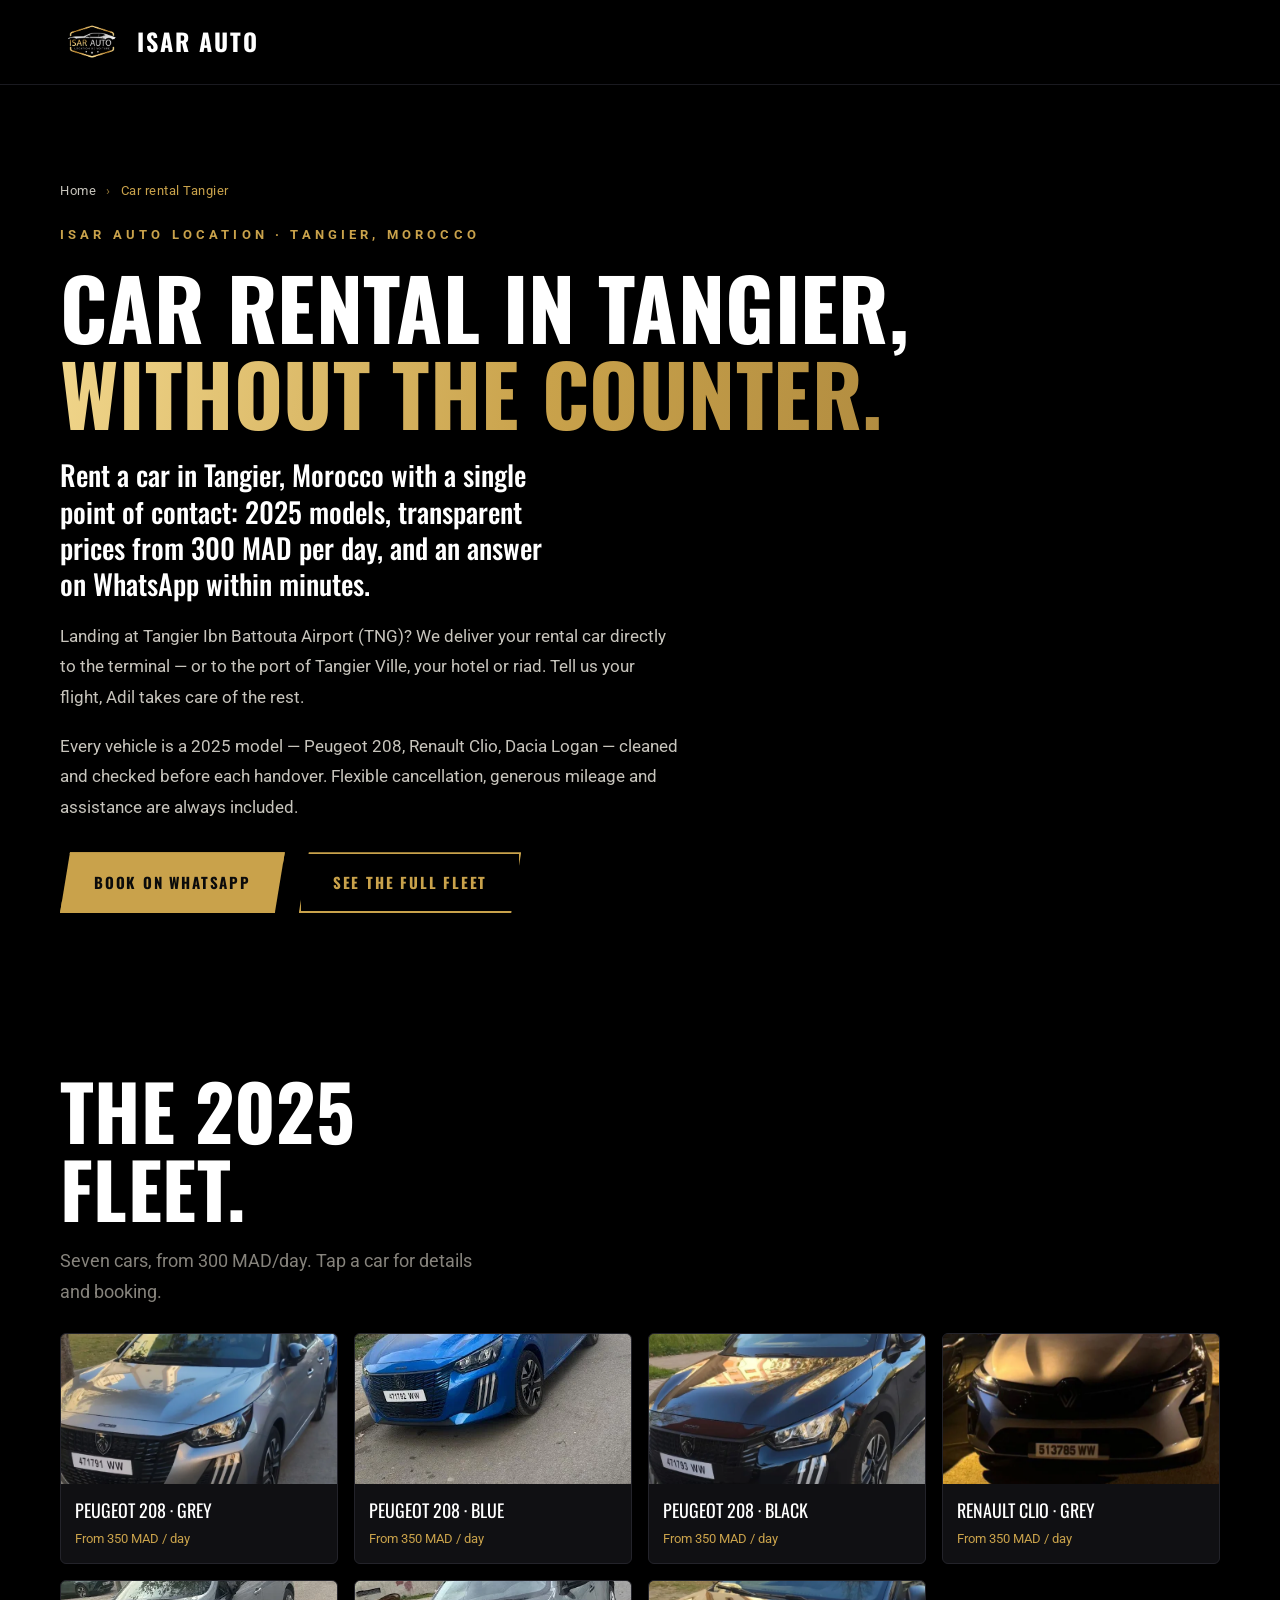
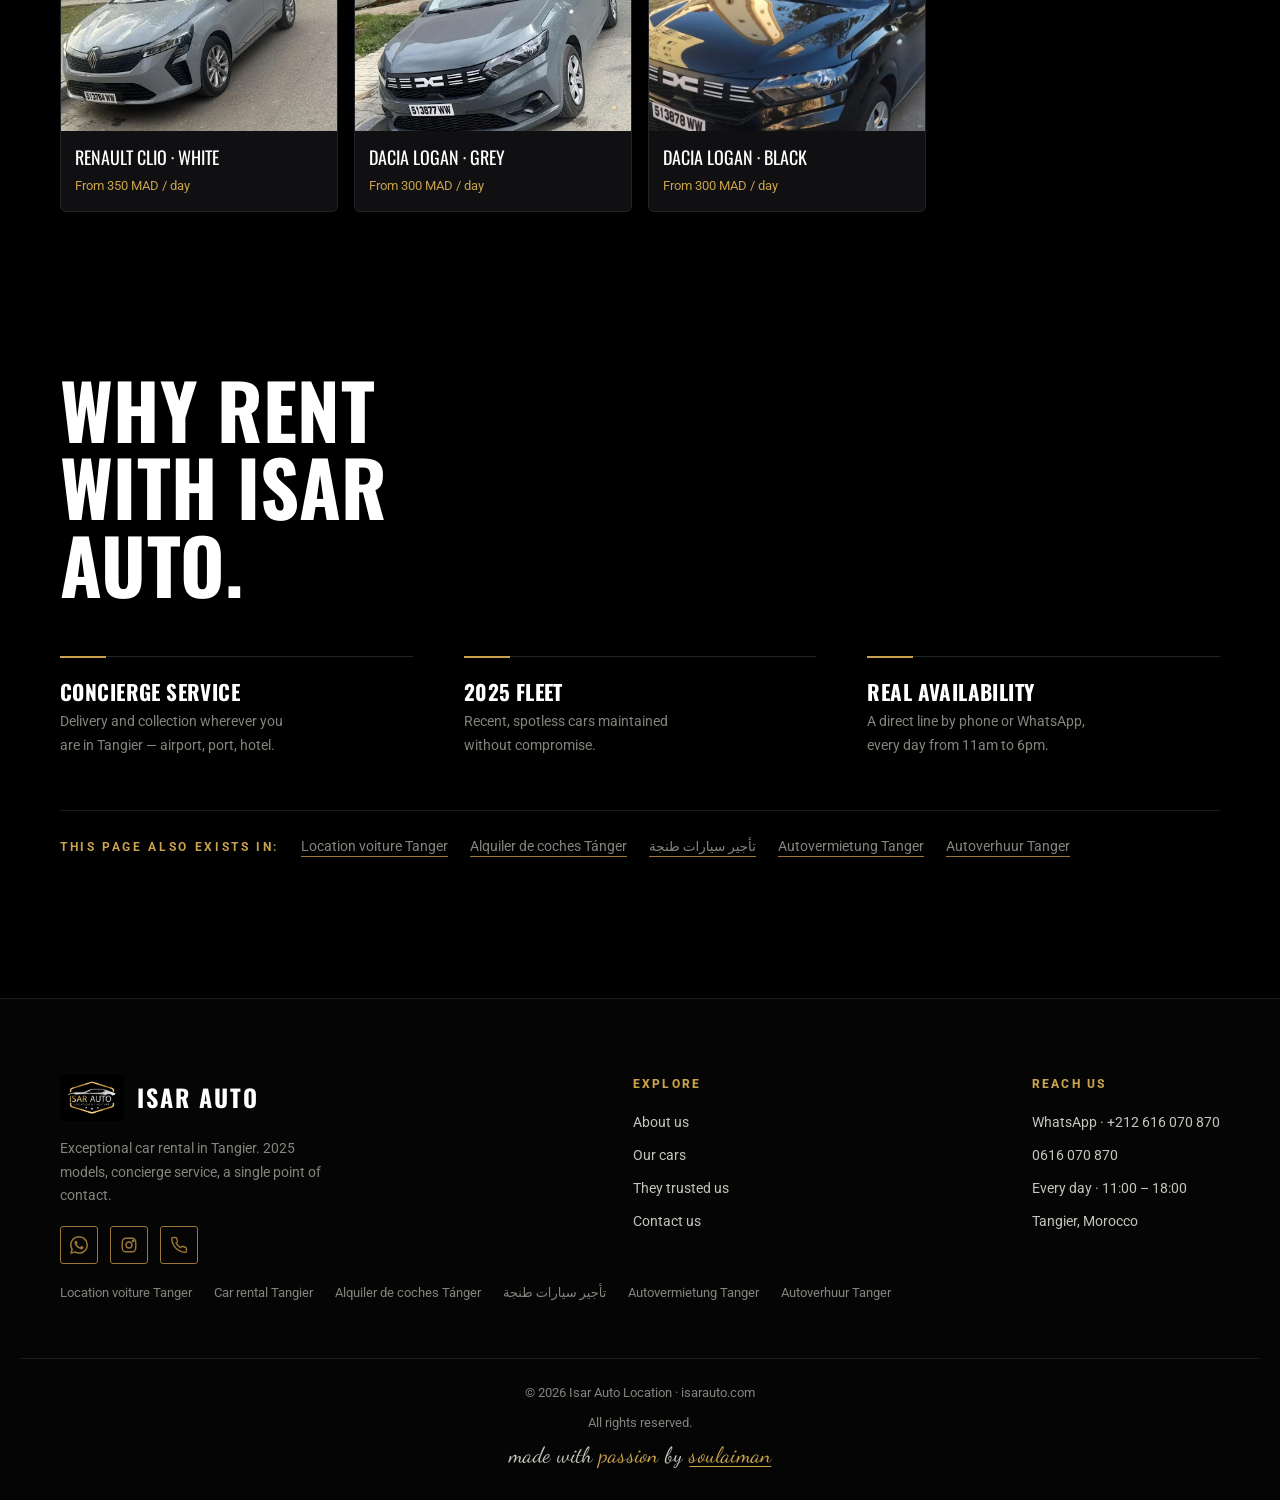
<file: car-rental-tangier/index.html>
<!DOCTYPE html>
<html lang="en" dir="ltr">
<head>
<meta charset="UTF-8" />
<meta name="viewport" content="width=device-width, initial-scale=1.0" />
<title>Car Rental Tangier — Rent a Car in Tangier, Morocco | Isar Auto Location</title>
<meta name="description" content="Car rental in Tangier, Morocco: spotless 2025 models from 300 MAD/day. Delivery at Tangier Ibn Battouta Airport (TNG), at the port or your hotel. Book on WhatsApp in minutes." />
<link rel="canonical" href="https://isarauto.com/car-rental-tangier/" />
<link rel="alternate" hreflang="fr" href="https://isarauto.com/" />
<link rel="alternate" hreflang="en" href="https://isarauto.com/car-rental-tangier/" />
<link rel="alternate" hreflang="es" href="https://isarauto.com/alquiler-coches-tanger/" />
<link rel="alternate" hreflang="ar" href="https://isarauto.com/ar/" />
<link rel="alternate" hreflang="de" href="https://isarauto.com/autovermietung-tanger/" />
<link rel="alternate" hreflang="nl" href="https://isarauto.com/autoverhuur-tanger/" />
<link rel="alternate" hreflang="x-default" href="https://isarauto.com/" />
<link rel="icon" type="image/png" href="../favicon.png" />
<link rel="apple-touch-icon" href="../apple-touch-icon.png" />
<meta property="og:type" content="website" />
<meta property="og:title" content="Car Rental Tangier — Rent a Car in Tangier, Morocco | Isar Auto Location" />
<meta property="og:description" content="Car rental in Tangier, Morocco: spotless 2025 models from 300 MAD/day. Delivery at Tangier Ibn Battouta Airport (TNG), at the port or your hotel. Book on WhatsApp in minutes." />
<meta property="og:image" content="https://isarauto.com/uploads/isar-logo.png" />
<meta property="og:url" content="https://isarauto.com/car-rental-tangier/" />
<link rel="preconnect" href="https://fonts.googleapis.com" />
<link rel="preconnect" href="https://fonts.gstatic.com" crossorigin />
<link href="https://fonts.googleapis.com/css2?family=Dancing+Script:wght@600;700&family=Oswald:wght@400;500;600;700&family=Roboto:wght@400;500;700;900&display=swap" rel="stylesheet" />
<link rel="stylesheet" href="../styles.css" />
<script type="application/ld+json">
{"@context":"https://schema.org","@type":"BreadcrumbList","itemListElement":[{"@type":"ListItem","position":1,"name":"Home","item":"https://isarauto.com/"},{"@type":"ListItem","position":2,"name":"Car rental Tangier","item":"https://isarauto.com/car-rental-tangier/"}]}
</script>
</head>
<body class="lp">

<header class="site-head">
  <div class="wrap head-inner">
    <a class="logo" href="../index.html" aria-label="Isar Auto Location">
      <img class="crest-img" src="../uploads/isar-logo.png" alt="Isar Auto" />
      <span>ISAR AUTO</span>
    </a>
  </div>
</header>

<main>
  <section class="sec lp-hero">
    <div class="wrap">
      <nav class="crumbs" aria-label="Breadcrumb">
        <a href="../index.html">Home</a><span class="sep">›</span>
        <span aria-current="page">Car rental Tangier</span>
      </nav>
      <span class="kicker">Isar Auto Location · Tangier, Morocco</span>
      <h1>Car rental in Tangier, <span class="gold-grad">without the counter.</span></h1>
      <p class="lp-lead">Rent a car in Tangier, Morocco with a single point of contact: 2025 models, transparent prices from 300 MAD per day, and an answer on WhatsApp within minutes.</p>
      <p class="lp-p">Landing at Tangier Ibn Battouta Airport (TNG)? We deliver your rental car directly to the terminal — or to the port of Tangier Ville, your hotel or riad. Tell us your flight, Adil takes care of the rest.</p>
      <p class="lp-p">Every vehicle is a 2025 model — Peugeot 208, Renault Clio, Dacia Logan — cleaned and checked before each handover. Flexible cancellation, generous mileage and assistance are always included.</p>
      <div class="hero-actions">
        <a class="btn btn-gold" href="https://wa.me/212616070870" target="_blank" rel="noopener">Book on WhatsApp</a>
        <a class="btn btn-ghost" href="../index.html#fleet">See the full fleet</a>
      </div>
    </div>
  </section>

  <section class="sec" style="padding-top:0">
    <div class="wrap">
      <div class="sec-head">
        <h2>The 2025 fleet.</h2>
        <p>Seven cars, from 300 MAD/day. Tap a car for details and booking.</p>
      </div>
      <div class="lp-cars">
      <a class="lp-car" href="../cars/peugeot-208-grey.html">
        <img src="../cars/img/peugeot-208-grey.webp" alt="Peugeot 208 Grey 2025 — Car rental Tangier" loading="lazy" />
        <span class="nm">Peugeot 208 · Grey</span>
        <span class="pr">From 350 MAD / day</span>
      </a>
      <a class="lp-car" href="../cars/peugeot-208-blue.html">
        <img src="../cars/img/peugeot-208-blue.webp" alt="Peugeot 208 Blue 2025 — Car rental Tangier" loading="lazy" />
        <span class="nm">Peugeot 208 · Blue</span>
        <span class="pr">From 350 MAD / day</span>
      </a>
      <a class="lp-car" href="../cars/peugeot-208-black.html">
        <img src="../cars/img/peugeot-208-black.webp" alt="Peugeot 208 Black 2025 — Car rental Tangier" loading="lazy" />
        <span class="nm">Peugeot 208 · Black</span>
        <span class="pr">From 350 MAD / day</span>
      </a>
      <a class="lp-car" href="../cars/renault-clio-grey.html">
        <img src="../cars/img/renault-clio-grey.webp" alt="Renault Clio Grey 2025 — Car rental Tangier" loading="lazy" />
        <span class="nm">Renault Clio · Grey</span>
        <span class="pr">From 350 MAD / day</span>
      </a>
      <a class="lp-car" href="../cars/renault-clio-white.html">
        <img src="../cars/img/renault-clio-white.webp" alt="Renault Clio White 2025 — Car rental Tangier" loading="lazy" />
        <span class="nm">Renault Clio · White</span>
        <span class="pr">From 350 MAD / day</span>
      </a>
      <a class="lp-car" href="../cars/dacia-logan-grey.html">
        <img src="../cars/img/dacia-logan-grey.webp" alt="Dacia Logan Grey 2025 — Car rental Tangier" loading="lazy" />
        <span class="nm">Dacia Logan · Grey</span>
        <span class="pr">From 300 MAD / day</span>
      </a>
      <a class="lp-car" href="../cars/dacia-logan-black.html">
        <img src="../cars/img/dacia-logan-black.webp" alt="Dacia Logan Black 2025 — Car rental Tangier" loading="lazy" />
        <span class="nm">Dacia Logan · Black</span>
        <span class="pr">From 300 MAD / day</span>
      </a>
      </div>
    </div>
  </section>

  <section class="sec" style="padding-top:0">
    <div class="wrap">
      <div class="sec-head">
        <h2>Why rent with Isar Auto.</h2>
      </div>
      <div class="values">
        <div class="value"><h4>Concierge service</h4><p>Delivery and collection wherever you are in Tangier — airport, port, hotel.</p></div>
        <div class="value"><h4>2025 fleet</h4><p>Recent, spotless cars maintained without compromise.</p></div>
        <div class="value"><h4>Real availability</h4><p>A direct line by phone or WhatsApp, every day from 11am to 6pm.</p></div>
      </div>
      <div class="lp-langs">
        <span class="lb">This page also exists in:</span>
      <a href="../location-voiture-tanger/index.html">Location voiture Tanger</a>
      <a href="../alquiler-coches-tanger/index.html">Alquiler de coches Tánger</a>
      <a href="../ar/index.html">تأجير سيارات طنجة</a>
      <a href="../autovermietung-tanger/index.html">Autovermietung Tanger</a>
      <a href="../autoverhuur-tanger/index.html">Autoverhuur Tanger</a>
      </div>
    </div>
  </section>
</main>

<footer class="site-foot">
  <div class="wrap foot-grid">
    <div class="foot-brand">
      <a class="logo" href="../index.html"><img class="crest-img" src="../uploads/isar-logo.png" alt="Isar Auto" /><span>ISAR AUTO</span></a>
      <p>Exceptional car rental in Tangier. 2025 models, concierge service, a single point of contact.</p>
      <div class="socials">
        <a href="https://wa.me/212616070870" target="_blank" rel="noopener" aria-label="WhatsApp"><svg width="18" height="18" viewBox="0 0 24 24" fill="currentColor"><path d="M17.472 14.382c-.297-.149-1.758-.867-2.03-.967-.273-.099-.471-.148-.67.15-.197.297-.767.966-.94 1.164-.173.199-.347.223-.644.075-.297-.15-1.255-.463-2.39-1.475-.883-.788-1.48-1.761-1.653-2.059-.173-.297-.018-.458.13-.606.134-.133.298-.347.446-.52.149-.174.198-.298.298-.497.099-.198.05-.371-.025-.52-.075-.149-.669-1.612-.916-2.207-.242-.579-.487-.5-.669-.51-.173-.008-.371-.01-.57-.01-.198 0-.52.074-.792.372-.272.297-1.04 1.016-1.04 2.479 0 1.462 1.065 2.875 1.213 3.074.149.198 2.096 3.2 5.077 4.487.71.306 1.263.489 1.694.625.712.227 1.36.195 1.872.118.571-.085 1.758-.719 2.006-1.413.248-.694.248-1.289.173-1.413-.074-.124-.272-.198-.57-.347m-5.421 7.403h-.004a9.87 9.87 0 01-5.031-1.378l-.361-.214-3.741.982.998-3.648-.235-.374a9.86 9.86 0 01-1.51-5.26c.001-5.45 4.436-9.884 9.888-9.884 2.64 0 5.122 1.03 6.988 2.898a9.825 9.825 0 012.893 6.994c-.003 5.45-4.437 9.885-9.885 9.885M20.52 3.449C18.24 1.245 15.24 0 12.045 0 5.463 0 .104 5.359.101 11.892c0 2.096.546 4.142 1.588 5.945L0 24l6.305-1.654a11.882 11.882 0 005.683 1.448h.005c6.582 0 11.94-5.359 11.943-11.893a11.821 11.821 0 00-3.487-8.413z"/></svg></a>
        <a href="#" aria-label="Instagram"><svg width="18" height="18" viewBox="0 0 24 24" fill="none" stroke="currentColor" stroke-width="1.8"><rect x="3" y="3" width="18" height="18" rx="5"/><circle cx="12" cy="12" r="4"/><circle cx="17.5" cy="6.5" r="1"/></svg></a>
        <a href="tel:+212616070870" aria-label="Téléphone"><svg width="18" height="18" viewBox="0 0 24 24" fill="none" stroke="currentColor" stroke-width="1.8"><path d="M22 16.9v3a2 2 0 0 1-2.2 2 19.8 19.8 0 0 1-8.6-3 19.5 19.5 0 0 1-6-6 19.8 19.8 0 0 1-3-8.7A2 2 0 0 1 4.1 2h3a2 2 0 0 1 2 1.7c.1.9.4 1.8.7 2.7a2 2 0 0 1-.5 2.1L8.1 9.6a16 16 0 0 0 6 6l1.1-1.1a2 2 0 0 1 2.1-.5c.9.3 1.8.6 2.7.7a2 2 0 0 1 1.7 2z"/></svg></a>
      </div>
    </div>
    <div class="foot-col">
      <h5>Explore</h5>
      <a href="../index.html#about">About us</a>
      <a href="../index.html#fleet">Our cars</a>
      <a href="../index.html#testimonials">They trusted us</a>
      <a href="../index.html#contact">Contact us</a>
    </div>
    <div class="foot-col">
      <h5>Reach us</h5>
      <a href="https://wa.me/212616070870" target="_blank" rel="noopener">WhatsApp · +212 616 070 870</a>
      <a href="tel:+212616070870">0616 070 870</a>
      <p>Every day · 11:00 – 18:00</p>
      <p>Tangier, Morocco</p>
    </div>
  </div>
  <div class="wrap foot-seo">
    <a href="../location-voiture-tanger/index.html">Location voiture Tanger</a>
    <a href="../car-rental-tangier/index.html">Car rental Tangier</a>
    <a href="../alquiler-coches-tanger/index.html">Alquiler de coches Tánger</a>
    <a href="../ar/index.html">تأجير سيارات طنجة</a>
    <a href="../autovermietung-tanger/index.html">Autovermietung Tanger</a>
    <a href="../autoverhuur-tanger/index.html">Autoverhuur Tanger</a>
  </div>
  <div class="wrap foot-bottom">
    <span>© 2026 Isar Auto Location · isarauto.com</span>
    <span>All rights reserved.</span>
    <span class="foot-sign">made with <span class="g">passion</span> by <a class="g sign-link" href="tel:+212675920379">soulaiman</a></span>
  </div>
</footer>

<script>try{localStorage.setItem("ial_lang","en");}catch(e){}</script>
</body>
</html>
</file>
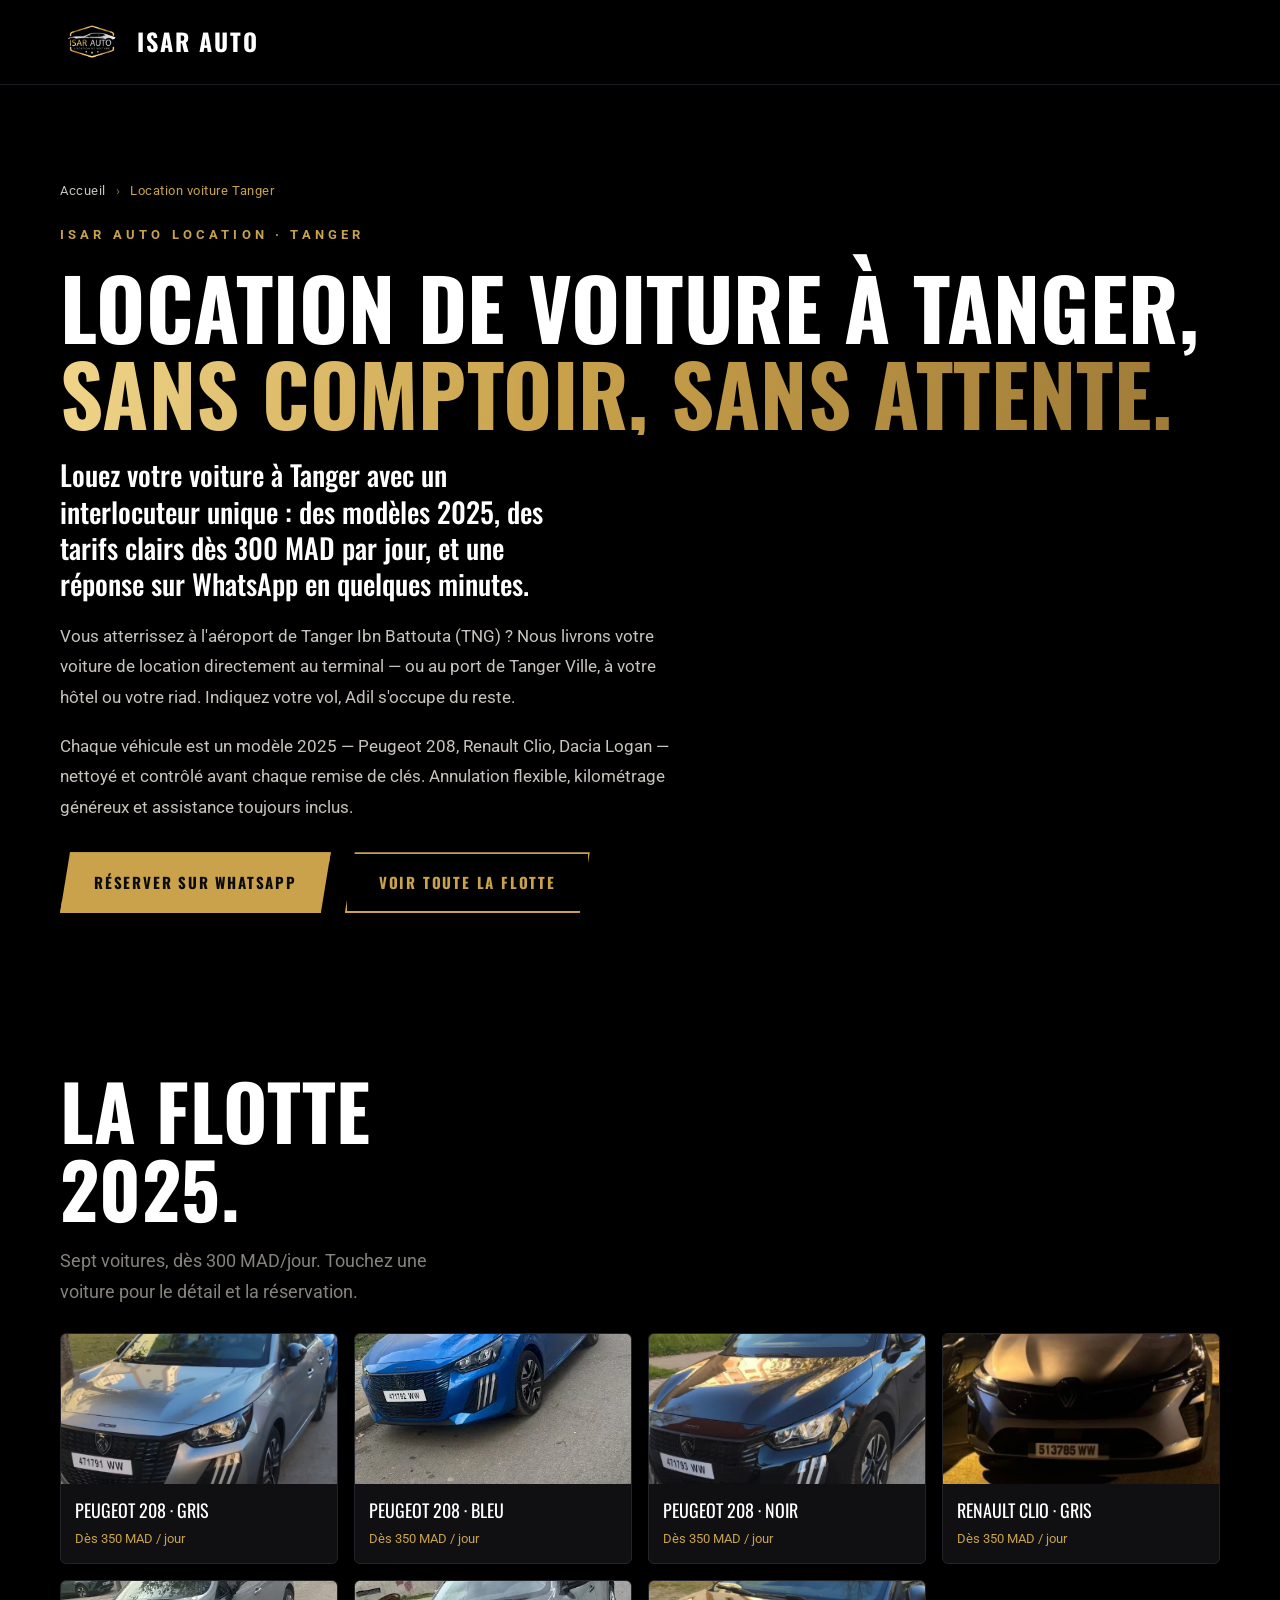
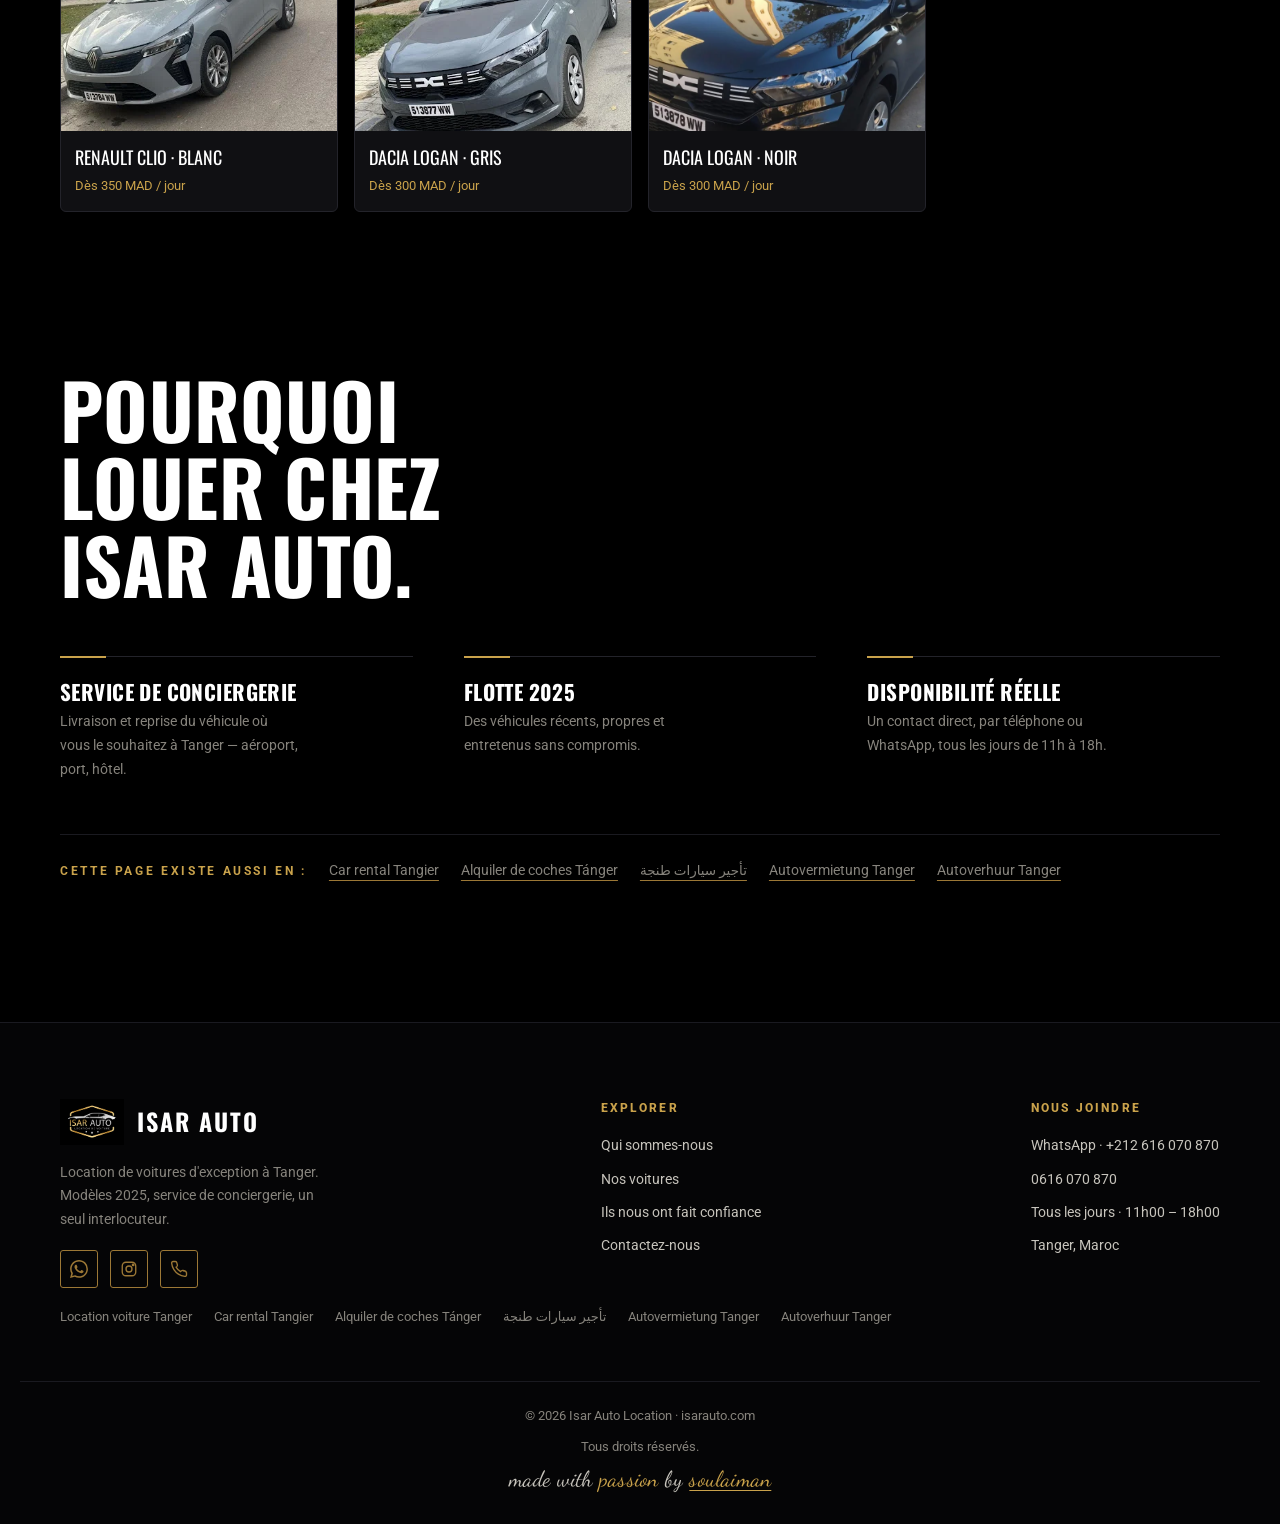
<file: location-voiture-tanger/index.html>
<!DOCTYPE html>
<html lang="fr" dir="ltr">
<head>
<meta charset="UTF-8" />
<meta name="viewport" content="width=device-width, initial-scale=1.0" />
<title>Location Voiture Tanger dès 300 MAD/jour — Isar Auto Location</title>
<meta name="description" content="Location de voiture à Tanger : modèles 2025 dès 300 MAD/jour, livraison à l'aéroport de Tanger Ibn Battouta, au port ou à votre hôtel. Réponse en quelques minutes sur WhatsApp." />
<link rel="canonical" href="https://isarauto.com/location-voiture-tanger/" />

<link rel="icon" type="image/png" href="../favicon.png" />
<link rel="apple-touch-icon" href="../apple-touch-icon.png" />
<meta property="og:type" content="website" />
<meta property="og:title" content="Location Voiture Tanger dès 300 MAD/jour — Isar Auto Location" />
<meta property="og:description" content="Location de voiture à Tanger : modèles 2025 dès 300 MAD/jour, livraison à l'aéroport de Tanger Ibn Battouta, au port ou à votre hôtel. Réponse en quelques minutes sur WhatsApp." />
<meta property="og:image" content="https://isarauto.com/uploads/isar-logo.png" />
<meta property="og:url" content="https://isarauto.com/location-voiture-tanger/" />
<link rel="preconnect" href="https://fonts.googleapis.com" />
<link rel="preconnect" href="https://fonts.gstatic.com" crossorigin />
<link href="https://fonts.googleapis.com/css2?family=Dancing+Script:wght@600;700&family=Oswald:wght@400;500;600;700&family=Roboto:wght@400;500;700;900&display=swap" rel="stylesheet" />
<link rel="stylesheet" href="../styles.css" />
<script type="application/ld+json">
{"@context":"https://schema.org","@type":"BreadcrumbList","itemListElement":[{"@type":"ListItem","position":1,"name":"Accueil","item":"https://isarauto.com/"},{"@type":"ListItem","position":2,"name":"Location voiture Tanger","item":"https://isarauto.com/location-voiture-tanger/"}]}
</script>
</head>
<body class="lp">

<header class="site-head">
  <div class="wrap head-inner">
    <a class="logo" href="../index.html" aria-label="Isar Auto Location">
      <img class="crest-img" src="../uploads/isar-logo.png" alt="Isar Auto" />
      <span>ISAR AUTO</span>
    </a>
  </div>
</header>

<main>
  <section class="sec lp-hero">
    <div class="wrap">
      <nav class="crumbs" aria-label="Breadcrumb">
        <a href="../index.html">Accueil</a><span class="sep">›</span>
        <span aria-current="page">Location voiture Tanger</span>
      </nav>
      <span class="kicker">Isar Auto Location · Tanger</span>
      <h1>Location de voiture à Tanger, <span class="gold-grad">sans comptoir, sans attente.</span></h1>
      <p class="lp-lead">Louez votre voiture à Tanger avec un interlocuteur unique : des modèles 2025, des tarifs clairs dès 300 MAD par jour, et une réponse sur WhatsApp en quelques minutes.</p>
      <p class="lp-p">Vous atterrissez à l'aéroport de Tanger Ibn Battouta (TNG) ? Nous livrons votre voiture de location directement au terminal — ou au port de Tanger Ville, à votre hôtel ou votre riad. Indiquez votre vol, Adil s'occupe du reste.</p>
      <p class="lp-p">Chaque véhicule est un modèle 2025 — Peugeot 208, Renault Clio, Dacia Logan — nettoyé et contrôlé avant chaque remise de clés. Annulation flexible, kilométrage généreux et assistance toujours inclus.</p>
      <div class="hero-actions">
        <a class="btn btn-gold" href="https://wa.me/212616070870" target="_blank" rel="noopener">Réserver sur WhatsApp</a>
        <a class="btn btn-ghost" href="../index.html#fleet">Voir toute la flotte</a>
      </div>
    </div>
  </section>

  <section class="sec" style="padding-top:0">
    <div class="wrap">
      <div class="sec-head">
        <h2>La flotte 2025.</h2>
        <p>Sept voitures, dès 300 MAD/jour. Touchez une voiture pour le détail et la réservation.</p>
      </div>
      <div class="lp-cars">
      <a class="lp-car" href="../cars/peugeot-208-grey.html">
        <img src="../cars/img/peugeot-208-grey.webp" alt="Peugeot 208 Gris 2025 — Location voiture Tanger" loading="lazy" />
        <span class="nm">Peugeot 208 · Gris</span>
        <span class="pr">Dès 350 MAD / jour</span>
      </a>
      <a class="lp-car" href="../cars/peugeot-208-blue.html">
        <img src="../cars/img/peugeot-208-blue.webp" alt="Peugeot 208 Bleu 2025 — Location voiture Tanger" loading="lazy" />
        <span class="nm">Peugeot 208 · Bleu</span>
        <span class="pr">Dès 350 MAD / jour</span>
      </a>
      <a class="lp-car" href="../cars/peugeot-208-black.html">
        <img src="../cars/img/peugeot-208-black.webp" alt="Peugeot 208 Noir 2025 — Location voiture Tanger" loading="lazy" />
        <span class="nm">Peugeot 208 · Noir</span>
        <span class="pr">Dès 350 MAD / jour</span>
      </a>
      <a class="lp-car" href="../cars/renault-clio-grey.html">
        <img src="../cars/img/renault-clio-grey.webp" alt="Renault Clio Gris 2025 — Location voiture Tanger" loading="lazy" />
        <span class="nm">Renault Clio · Gris</span>
        <span class="pr">Dès 350 MAD / jour</span>
      </a>
      <a class="lp-car" href="../cars/renault-clio-white.html">
        <img src="../cars/img/renault-clio-white.webp" alt="Renault Clio Blanc 2025 — Location voiture Tanger" loading="lazy" />
        <span class="nm">Renault Clio · Blanc</span>
        <span class="pr">Dès 350 MAD / jour</span>
      </a>
      <a class="lp-car" href="../cars/dacia-logan-grey.html">
        <img src="../cars/img/dacia-logan-grey.webp" alt="Dacia Logan Gris 2025 — Location voiture Tanger" loading="lazy" />
        <span class="nm">Dacia Logan · Gris</span>
        <span class="pr">Dès 300 MAD / jour</span>
      </a>
      <a class="lp-car" href="../cars/dacia-logan-black.html">
        <img src="../cars/img/dacia-logan-black.webp" alt="Dacia Logan Noir 2025 — Location voiture Tanger" loading="lazy" />
        <span class="nm">Dacia Logan · Noir</span>
        <span class="pr">Dès 300 MAD / jour</span>
      </a>
      </div>
    </div>
  </section>

  <section class="sec" style="padding-top:0">
    <div class="wrap">
      <div class="sec-head">
        <h2>Pourquoi louer chez Isar Auto.</h2>
      </div>
      <div class="values">
        <div class="value"><h4>Service de conciergerie</h4><p>Livraison et reprise du véhicule où vous le souhaitez à Tanger — aéroport, port, hôtel.</p></div>
        <div class="value"><h4>Flotte 2025</h4><p>Des véhicules récents, propres et entretenus sans compromis.</p></div>
        <div class="value"><h4>Disponibilité réelle</h4><p>Un contact direct, par téléphone ou WhatsApp, tous les jours de 11h à 18h.</p></div>
      </div>
      <div class="lp-langs">
        <span class="lb">Cette page existe aussi en :</span>
      <a href="../car-rental-tangier/index.html">Car rental Tangier</a>
      <a href="../alquiler-coches-tanger/index.html">Alquiler de coches Tánger</a>
      <a href="../ar/index.html">تأجير سيارات طنجة</a>
      <a href="../autovermietung-tanger/index.html">Autovermietung Tanger</a>
      <a href="../autoverhuur-tanger/index.html">Autoverhuur Tanger</a>
      </div>
    </div>
  </section>
</main>

<footer class="site-foot">
  <div class="wrap foot-grid">
    <div class="foot-brand">
      <a class="logo" href="../index.html"><img class="crest-img" src="../uploads/isar-logo.png" alt="Isar Auto" /><span>ISAR AUTO</span></a>
      <p>Location de voitures d'exception à Tanger. Modèles 2025, service de conciergerie, un seul interlocuteur.</p>
      <div class="socials">
        <a href="https://wa.me/212616070870" target="_blank" rel="noopener" aria-label="WhatsApp"><svg width="18" height="18" viewBox="0 0 24 24" fill="currentColor"><path d="M17.472 14.382c-.297-.149-1.758-.867-2.03-.967-.273-.099-.471-.148-.67.15-.197.297-.767.966-.94 1.164-.173.199-.347.223-.644.075-.297-.15-1.255-.463-2.39-1.475-.883-.788-1.48-1.761-1.653-2.059-.173-.297-.018-.458.13-.606.134-.133.298-.347.446-.52.149-.174.198-.298.298-.497.099-.198.05-.371-.025-.52-.075-.149-.669-1.612-.916-2.207-.242-.579-.487-.5-.669-.51-.173-.008-.371-.01-.57-.01-.198 0-.52.074-.792.372-.272.297-1.04 1.016-1.04 2.479 0 1.462 1.065 2.875 1.213 3.074.149.198 2.096 3.2 5.077 4.487.71.306 1.263.489 1.694.625.712.227 1.36.195 1.872.118.571-.085 1.758-.719 2.006-1.413.248-.694.248-1.289.173-1.413-.074-.124-.272-.198-.57-.347m-5.421 7.403h-.004a9.87 9.87 0 01-5.031-1.378l-.361-.214-3.741.982.998-3.648-.235-.374a9.86 9.86 0 01-1.51-5.26c.001-5.45 4.436-9.884 9.888-9.884 2.64 0 5.122 1.03 6.988 2.898a9.825 9.825 0 012.893 6.994c-.003 5.45-4.437 9.885-9.885 9.885M20.52 3.449C18.24 1.245 15.24 0 12.045 0 5.463 0 .104 5.359.101 11.892c0 2.096.546 4.142 1.588 5.945L0 24l6.305-1.654a11.882 11.882 0 005.683 1.448h.005c6.582 0 11.94-5.359 11.943-11.893a11.821 11.821 0 00-3.487-8.413z"/></svg></a>
        <a href="#" aria-label="Instagram"><svg width="18" height="18" viewBox="0 0 24 24" fill="none" stroke="currentColor" stroke-width="1.8"><rect x="3" y="3" width="18" height="18" rx="5"/><circle cx="12" cy="12" r="4"/><circle cx="17.5" cy="6.5" r="1"/></svg></a>
        <a href="tel:+212616070870" aria-label="Téléphone"><svg width="18" height="18" viewBox="0 0 24 24" fill="none" stroke="currentColor" stroke-width="1.8"><path d="M22 16.9v3a2 2 0 0 1-2.2 2 19.8 19.8 0 0 1-8.6-3 19.5 19.5 0 0 1-6-6 19.8 19.8 0 0 1-3-8.7A2 2 0 0 1 4.1 2h3a2 2 0 0 1 2 1.7c.1.9.4 1.8.7 2.7a2 2 0 0 1-.5 2.1L8.1 9.6a16 16 0 0 0 6 6l1.1-1.1a2 2 0 0 1 2.1-.5c.9.3 1.8.6 2.7.7a2 2 0 0 1 1.7 2z"/></svg></a>
      </div>
    </div>
    <div class="foot-col">
      <h5>Explorer</h5>
      <a href="../index.html#about">Qui sommes-nous</a>
      <a href="../index.html#fleet">Nos voitures</a>
      <a href="../index.html#testimonials">Ils nous ont fait confiance</a>
      <a href="../index.html#contact">Contactez-nous</a>
    </div>
    <div class="foot-col">
      <h5>Nous joindre</h5>
      <a href="https://wa.me/212616070870" target="_blank" rel="noopener">WhatsApp · +212 616 070 870</a>
      <a href="tel:+212616070870">0616 070 870</a>
      <p>Tous les jours · 11h00 – 18h00</p>
      <p>Tanger, Maroc</p>
    </div>
  </div>
  <div class="wrap foot-seo">
    <a href="../location-voiture-tanger/index.html">Location voiture Tanger</a>
    <a href="../car-rental-tangier/index.html">Car rental Tangier</a>
    <a href="../alquiler-coches-tanger/index.html">Alquiler de coches Tánger</a>
    <a href="../ar/index.html">تأجير سيارات طنجة</a>
    <a href="../autovermietung-tanger/index.html">Autovermietung Tanger</a>
    <a href="../autoverhuur-tanger/index.html">Autoverhuur Tanger</a>
  </div>
  <div class="wrap foot-bottom">
    <span>© 2026 Isar Auto Location · isarauto.com</span>
    <span>Tous droits réservés.</span>
    <span class="foot-sign">made with <span class="g">passion</span> by <a class="g sign-link" href="tel:+212675920379">soulaiman</a></span>
  </div>
</footer>

<script>try{localStorage.setItem("ial_lang","fr");}catch(e){}</script>
</body>
</html>
</file>
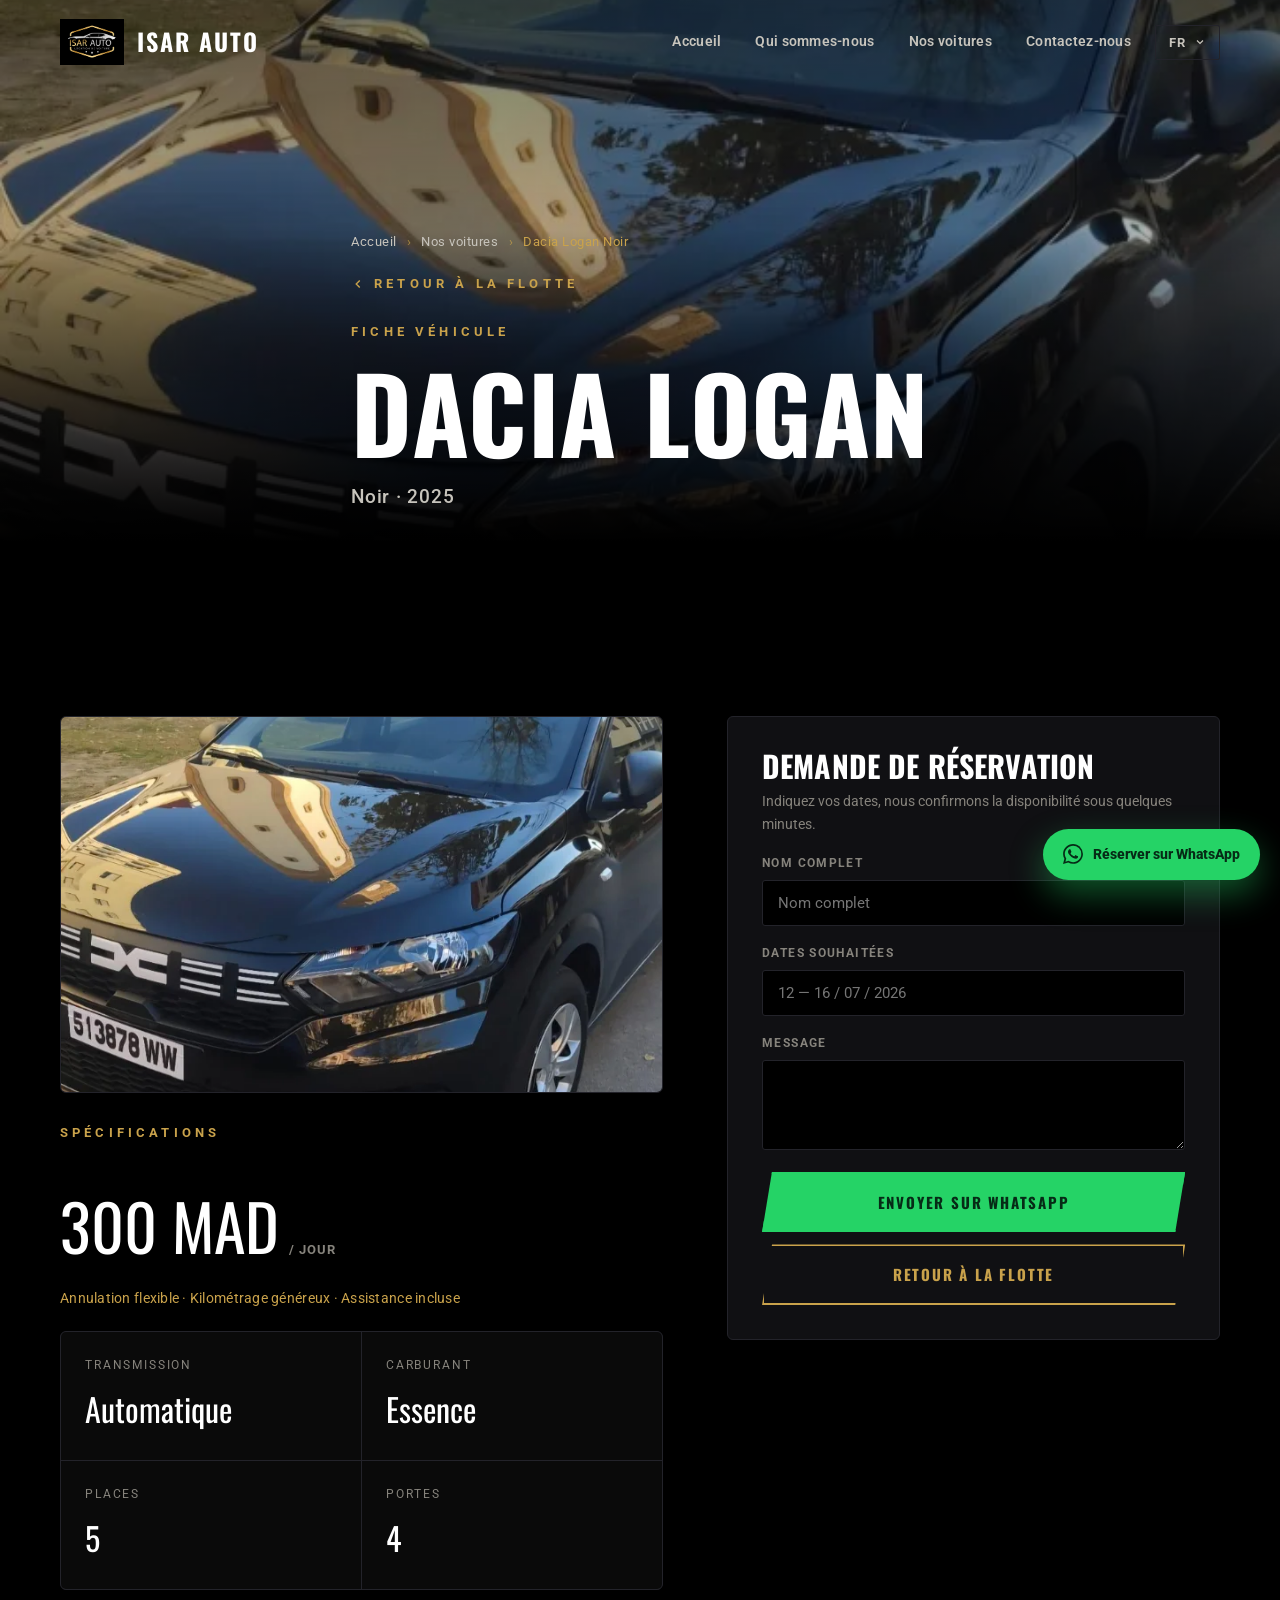
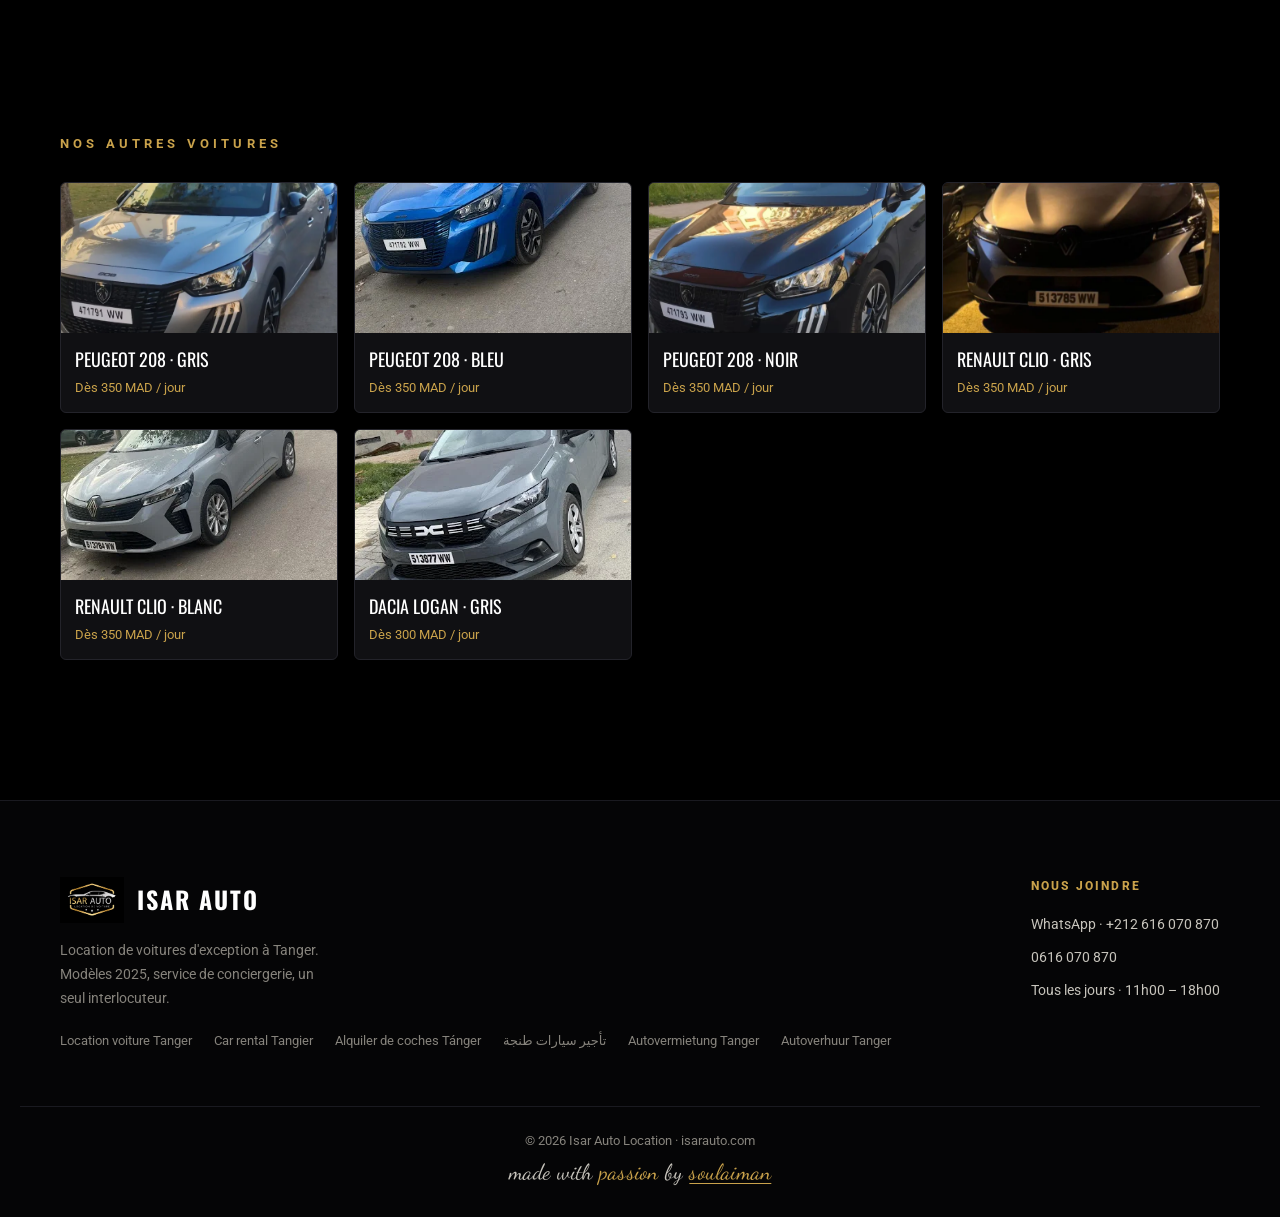
<file: cars/dacia-logan-black.html>
<!DOCTYPE html>
<html lang="fr" dir="ltr">
<head>
<meta charset="UTF-8" />
<meta name="viewport" content="width=device-width, initial-scale=1.0" />
<title>Location Dacia Logan Noir 2025 à Tanger dès 300 MAD/jour — Isar Auto</title>
<meta name="description" content="Louez une Dacia Logan Noir 2025 à Tanger dès 300 MAD/jour. Livraison à l'aéroport Tanger Ibn Battouta et en ville, annulation flexible, réservation rapide sur WhatsApp — Isar Auto Location." />
<link rel="canonical" href="https://isarauto.com/cars/dacia-logan-black.html" />
<link rel="icon" type="image/png" href="../favicon.png" />
<link rel="apple-touch-icon" href="../apple-touch-icon.png" />
<script type="application/ld+json">
{"@context":"https://schema.org","@type":"BreadcrumbList","itemListElement":[{"@type":"ListItem","position":1,"name":"Accueil","item":"https://isarauto.com/"},{"@type":"ListItem","position":2,"name":"Nos voitures","item":"https://isarauto.com/#fleet"},{"@type":"ListItem","position":3,"name":"Dacia Logan Noir 2025","item":"https://isarauto.com/cars/dacia-logan-black.html"}]}
</script>
<link rel="preconnect" href="https://fonts.googleapis.com" />
<link rel="preconnect" href="https://fonts.gstatic.com" crossorigin />
<link href="https://fonts.googleapis.com/css2?family=Dancing+Script:wght@600;700&family=Oswald:wght@400;500;600;700&family=Roboto:wght@400;500;700;900&display=swap" rel="stylesheet" />
<link rel="stylesheet" href="../styles.css" />
<script src="../image-slot.js"></script>
</head>
<body>

<header class="site-head">
  <div class="wrap head-inner">
    <a class="logo" href="../index.html#top"><img class="crest-img" src="../uploads/isar-logo.png" alt="Isar Auto" /><span>ISAR AUTO</span></a>
    <nav class="nav">
      <a href="../index.html#top" data-i18n="nav.home">Accueil</a>
      <a href="../index.html#about" data-i18n="nav.about">Qui sommes-nous</a>
      <a href="../index.html#fleet" data-i18n="nav.fleet">Nos voitures</a>
      <a href="../index.html#contact" data-i18n="nav.contact">Contactez-nous</a>
    </nav>
    <div class="lang desktop">
      <button class="lang-btn" aria-haspopup="true"><span class="lang-current">FR</span><svg width="12" height="12" viewBox="0 0 24 24" fill="none" stroke="currentColor" stroke-width="2.4"><path d="M6 9l6 6 6-6"/></svg></button>
      <div class="lang-menu" role="menu"></div>
    </div>
    <button class="burger" aria-label="Menu"><span></span><span></span><span></span></button>
  </div>
</header>
<div class="nav-overlay">
  <button class="ov-close" aria-label="Fermer">&times;</button>
  <a href="../index.html#top" data-i18n="nav.home">Accueil</a>
  <a href="../index.html#about" data-i18n="nav.about">Qui sommes-nous</a>
  <a href="../index.html#fleet" data-i18n="nav.fleet">Nos voitures</a>
  <a href="../index.html#contact" data-i18n="nav.contact">Contactez-nous</a>
  <div class="ov-langs"></div>
</div>

<section class="car-hero">
  <div class="ph"><img class="car-hero-img" src="img/dacia-logan-black.webp" alt="Location Dacia Logan Noir 2025 à Tanger — Isar Auto" /></div>
  <div class="veil"></div>
  <div class="wrap inner">
    <nav class="crumbs" aria-label="Fil d'Ariane">
      <a href="../index.html" data-i18n="nav.home">Accueil</a><span class="sep">›</span>
      <a href="../index.html#fleet" data-i18n="nav.fleet">Nos voitures</a><span class="sep">›</span>
      <span aria-current="page">Dacia Logan Noir</span>
    </nav>
    <a class="backlink kicker" href="../index.html#fleet" style="color:var(--gold)">
      <svg width="14" height="14" viewBox="0 0 24 24" fill="none" stroke="currentColor" stroke-width="2.4"><path d="M15 18l-6-6 6-6"/></svg>
      <span data-i18n="car.back">Retour à la flotte</span>
    </a>
    <span class="kicker" style="display:block;margin-top:22px" data-i18n="car.kicker">Fiche véhicule</span>
    <h1 id="carName">Peugeot 208</h1>
    <div class="sub" id="carColor">2025</div>
  </div>
</section>

<section class="sec">
  <div class="wrap car-body-grid">
    <div class="reveal in">
      <img class="car-spec-img" src="img/dacia-logan-black.webp" alt="Location Dacia Logan Noir 2025 à Tanger — Isar Auto" />
      <span class="kicker" data-i18n="car.specs">Spécifications</span>
      <div class="price-banner">
        <span class="n" id="carPrice">300 MAD</span>
        <span class="u" data-i18n="perday">/ jour</span>
      </div>
      <div class="included" data-i18n="car.included">Annulation flexible · Kilométrage généreux · Assistance incluse</div>
      <div class="spec-grid" style="margin-top:22px">
        <div class="spec-cell"><div class="lb" data-i18n="spec.trans">Transmission</div><div class="vl" id="specTrans">Automatique</div></div>
        <div class="spec-cell"><div class="lb" data-i18n="spec.fuel">Carburant</div><div class="vl" id="specFuel">Essence</div></div>
        <div class="spec-cell"><div class="lb" data-i18n="spec.seats">Places</div><div class="vl" id="specSeats">5</div></div>
        <div class="spec-cell"><div class="lb" data-i18n="spec.doors">Portes</div><div class="vl" id="specDoors">4</div></div>
      </div>
    </div>
    <div class="bookform reveal in">
      <h3 data-i18n="car.book.title">Demande de réservation</h3>
      <p class="sub" data-i18n="car.book.sub">Indiquez vos dates, nous confirmons la disponibilité sous quelques minutes.</p>
      <div class="field"><label data-i18n="car.name">Nom complet</label><input id="fName" type="text" data-i18n-ph="car.name" /></div>
      <div class="field"><label data-i18n="car.dates">Dates souhaitées</label><input id="fDates" type="text" placeholder="12 — 16 / 07 / 2026" /></div>
      <div class="field"><label data-i18n="car.msg">Message</label><textarea id="fMsg"></textarea></div>
      <a class="btn btn-wa btn-block" id="bookSend" href="#" style="margin-top:22px" data-i18n="car.send">Envoyer sur WhatsApp</a>
      <a class="btn btn-ghost btn-block" href="../index.html#fleet" style="margin-top:12px" data-i18n="car.back">Retour à la flotte</a>
    </div>
  </div>
</section>

<section class="sec" style="padding-top:0">
  <div class="wrap">
    <span class="kicker" data-i18n="car.related">Nos autres voitures</span>
    <div class="lp-cars" id="relatedCars"></div>
  </div>
</section>

<footer class="site-foot">
  <div class="wrap foot-grid">
    <div class="foot-brand">
      <a class="logo" href="../index.html#top"><img class="crest-img" src="../uploads/isar-logo.png" alt="Isar Auto" /><span>ISAR AUTO</span></a>
      <p data-i18n="foot.tag">Location de voitures d'exception à Tanger.</p>
    </div>
    <div class="foot-col">
      <h5 data-i18n="foot.reach">Nous joindre</h5>
      <a href="https://wa.me/212616070870" target="_blank" rel="noopener">WhatsApp · +212 616 070 870</a>
      <a href="tel:+212616070870">0616 070 870</a>
      <p data-i18n="contact.hoursv">Tous les jours · 11h00 – 18h00</p>
    </div>
  </div>
    <div class="wrap foot-seo">
    <a href="../location-voiture-tanger/index.html">Location voiture Tanger</a>
    <a href="../car-rental-tangier/index.html">Car rental Tangier</a>
    <a href="../alquiler-coches-tanger/index.html">Alquiler de coches Tánger</a>
    <a href="../ar/index.html">تأجير سيارات طنجة</a>
    <a href="../autovermietung-tanger/index.html">Autovermietung Tanger</a>
    <a href="../autoverhuur-tanger/index.html">Autoverhuur Tanger</a>
  </div>
  <div class="wrap foot-bottom"><span>© 2026 Isar Auto Location · isarauto.com</span><span class="foot-sign">made with <span class="g">passion</span> by <a class="g sign-link" href="tel:+212675920379">soulaiman</a></span></div>
</footer>

<a class="fab" href="https://wa.me/212616070870" target="_blank" rel="noopener">
  <svg width="20" height="20" viewBox="0 0 24 24" fill="currentColor"><path d="M17.472 14.382c-.297-.149-1.758-.867-2.03-.967-.273-.099-.471-.148-.67.15-.197.297-.767.966-.94 1.164-.173.199-.347.223-.644.075-.297-.15-1.255-.463-2.39-1.475-.883-.788-1.48-1.761-1.653-2.059-.173-.297-.018-.458.13-.606.134-.133.298-.347.446-.52.149-.174.198-.298.298-.497.099-.198.05-.371-.025-.52-.075-.149-.669-1.612-.916-2.207-.242-.579-.487-.5-.669-.51-.173-.008-.371-.01-.57-.01-.198 0-.52.074-.792.372-.272.297-1.04 1.016-1.04 2.479 0 1.462 1.065 2.875 1.213 3.074.149.198 2.096 3.2 5.077 4.487.71.306 1.263.489 1.694.625.712.227 1.36.195 1.872.118.571-.085 1.758-.719 2.006-1.413.248-.694.248-1.289.173-1.413-.074-.124-.272-.198-.57-.347m-5.421 7.403h-.004a9.87 9.87 0 01-5.031-1.378l-.361-.214-3.741.982.998-3.648-.235-.374a9.86 9.86 0 01-1.51-5.26c.001-5.45 4.436-9.884 9.888-9.884 2.64 0 5.122 1.03 6.988 2.898a9.825 9.825 0 012.893 6.994c-.003 5.45-4.437 9.885-9.885 9.885M20.52 3.449C18.24 1.245 15.24 0 12.045 0 5.463 0 .104 5.359.101 11.892c0 2.096.546 4.142 1.588 5.945L0 24l6.305-1.654a11.882 11.882 0 005.683 1.448h.005c6.582 0 11.94-5.359 11.943-11.893a11.821 11.821 0 00-3.487-8.413z"/></svg>
  <span data-i18n="hero.cta2">Réserver sur WhatsApp</span>
</a>

<script src="../cars.js"></script>
<script src="../i18n.js"></script>
<script>window.CAR_SLUG = "dacia-logan-black";</script>
<script src="../car-page.js"></script>
<script src="../main.js"></script>
</body>
</html>
</file>
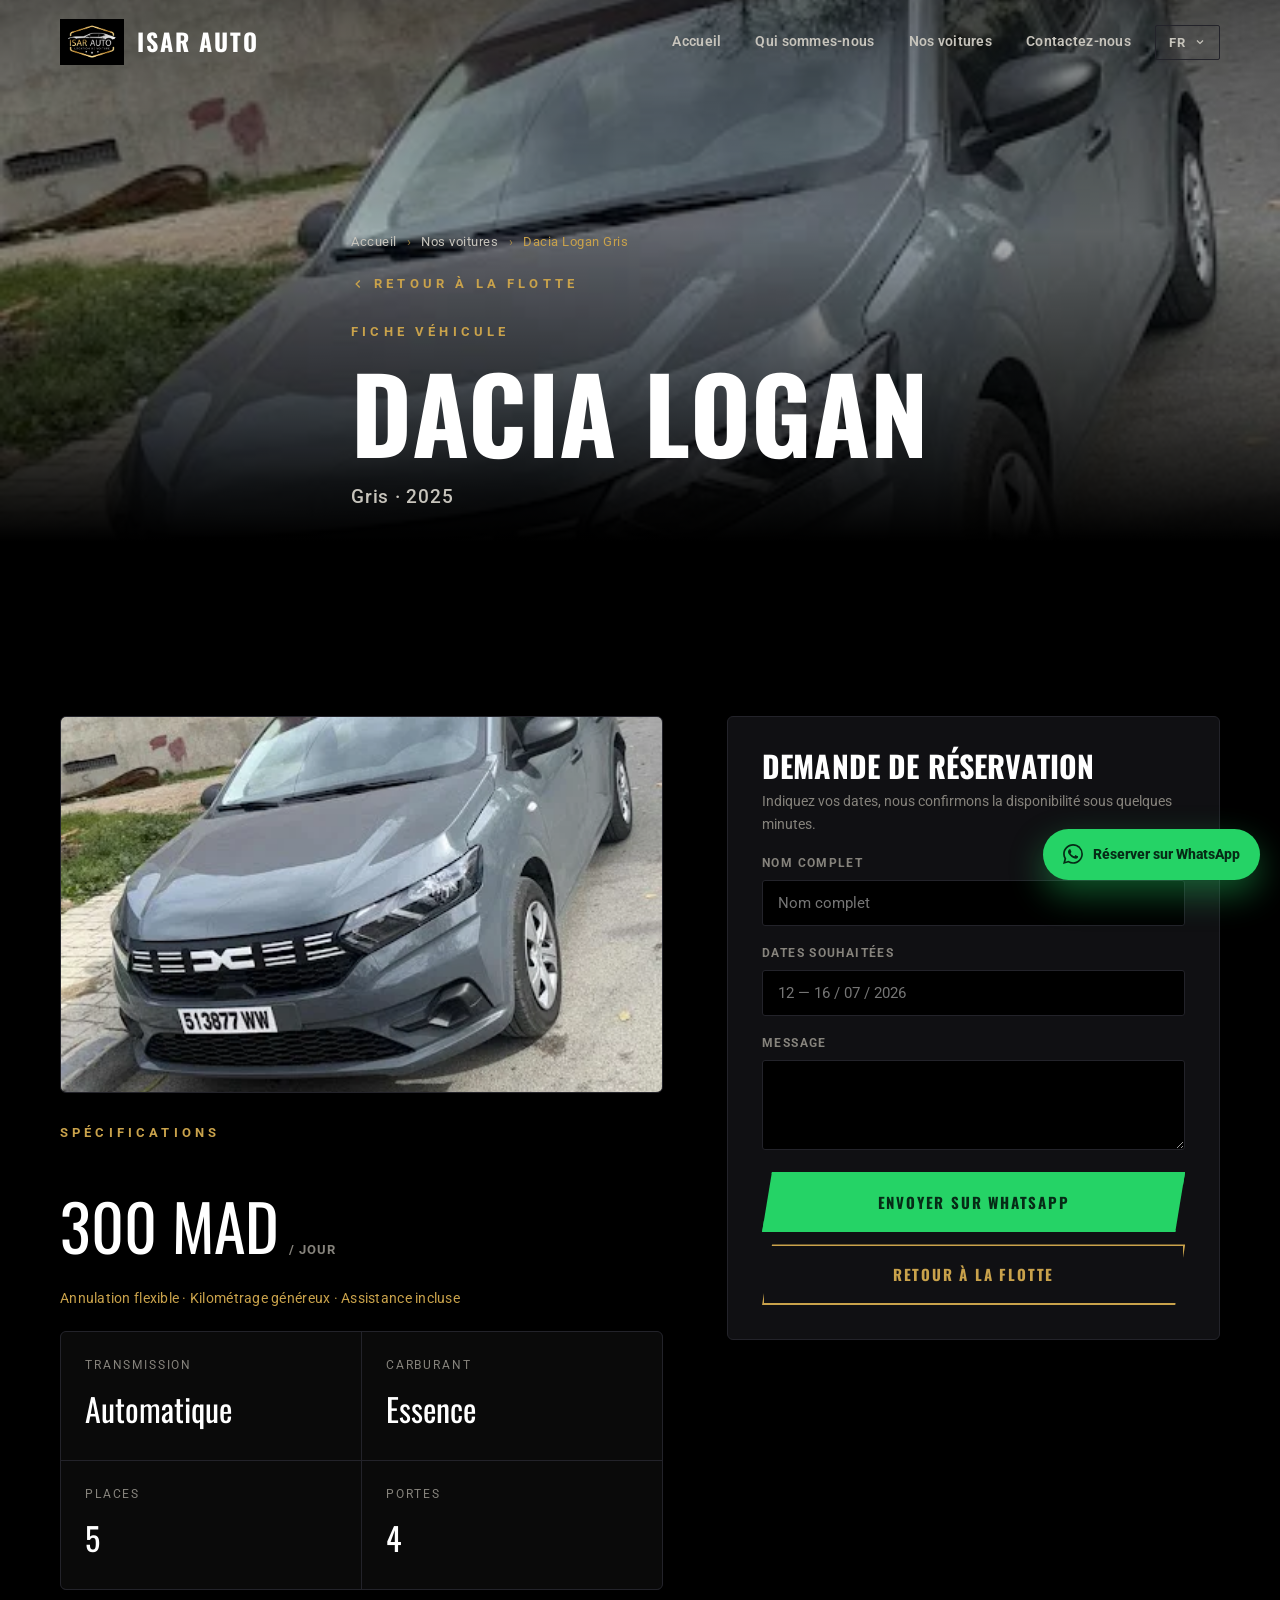
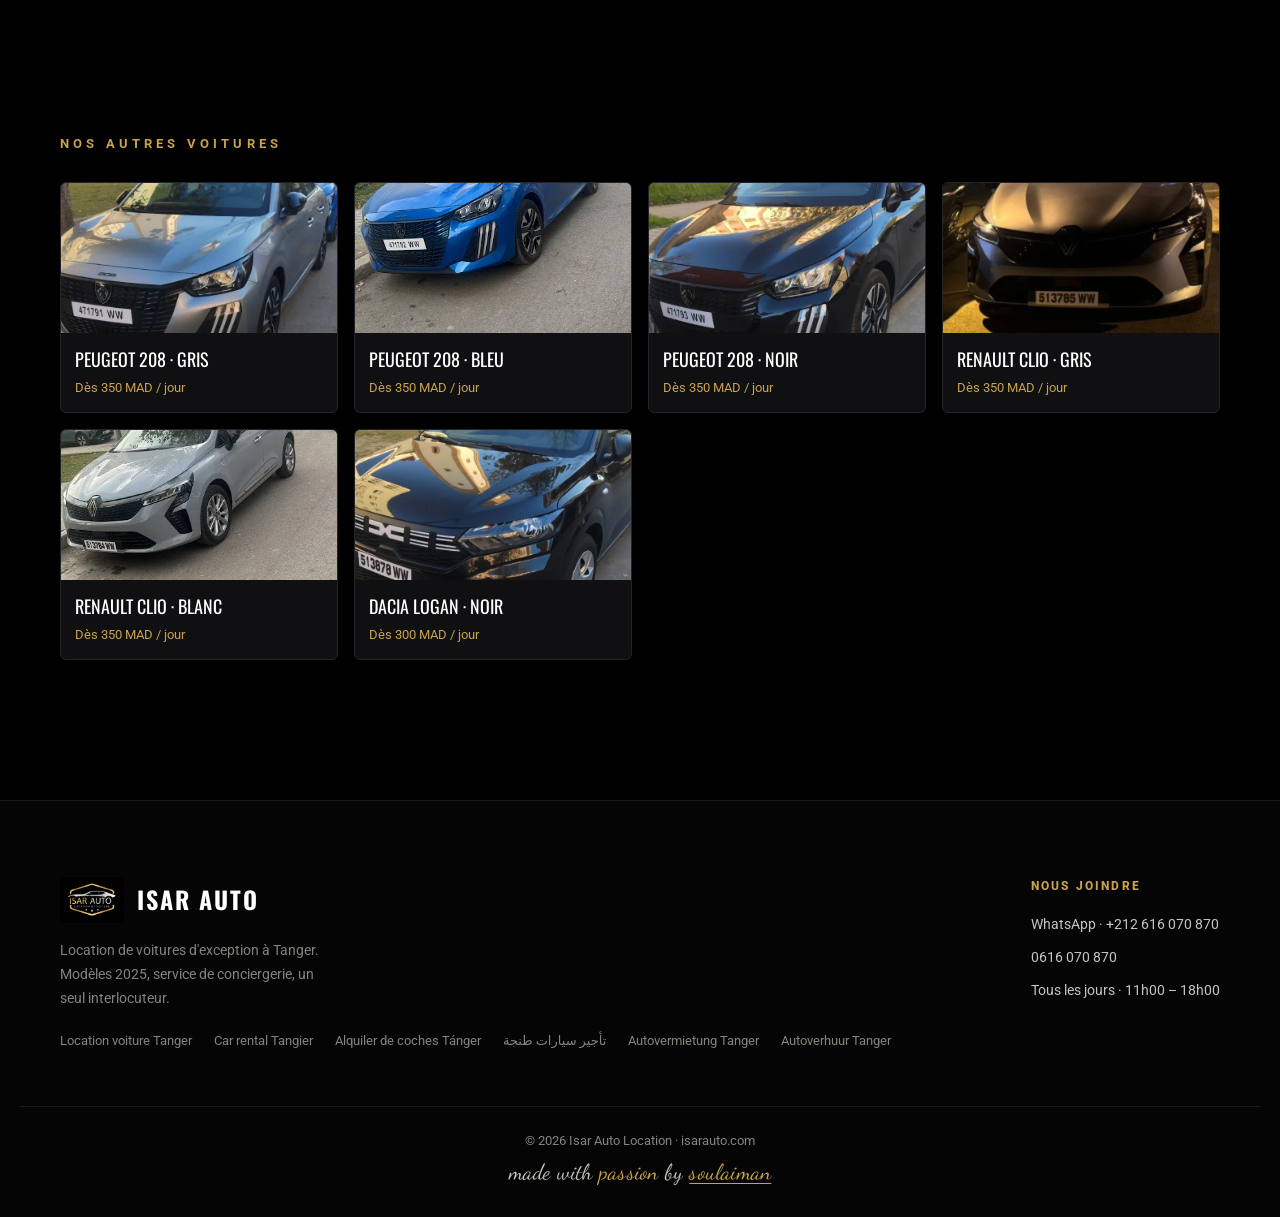
<file: cars/dacia-logan-grey.html>
<!DOCTYPE html>
<html lang="fr" dir="ltr">
<head>
<meta charset="UTF-8" />
<meta name="viewport" content="width=device-width, initial-scale=1.0" />
<title>Location Dacia Logan Gris 2025 à Tanger dès 300 MAD/jour — Isar Auto</title>
<meta name="description" content="Louez une Dacia Logan Gris 2025 à Tanger dès 300 MAD/jour. Livraison à l'aéroport Tanger Ibn Battouta et en ville, annulation flexible, réservation rapide sur WhatsApp — Isar Auto Location." />
<link rel="canonical" href="https://isarauto.com/cars/dacia-logan-grey.html" />
<link rel="icon" type="image/png" href="../favicon.png" />
<link rel="apple-touch-icon" href="../apple-touch-icon.png" />
<script type="application/ld+json">
{"@context":"https://schema.org","@type":"BreadcrumbList","itemListElement":[{"@type":"ListItem","position":1,"name":"Accueil","item":"https://isarauto.com/"},{"@type":"ListItem","position":2,"name":"Nos voitures","item":"https://isarauto.com/#fleet"},{"@type":"ListItem","position":3,"name":"Dacia Logan Gris 2025","item":"https://isarauto.com/cars/dacia-logan-grey.html"}]}
</script>
<link rel="preconnect" href="https://fonts.googleapis.com" />
<link rel="preconnect" href="https://fonts.gstatic.com" crossorigin />
<link href="https://fonts.googleapis.com/css2?family=Dancing+Script:wght@600;700&family=Oswald:wght@400;500;600;700&family=Roboto:wght@400;500;700;900&display=swap" rel="stylesheet" />
<link rel="stylesheet" href="../styles.css" />
<script src="../image-slot.js"></script>
</head>
<body>

<header class="site-head">
  <div class="wrap head-inner">
    <a class="logo" href="../index.html#top"><img class="crest-img" src="../uploads/isar-logo.png" alt="Isar Auto" /><span>ISAR AUTO</span></a>
    <nav class="nav">
      <a href="../index.html#top" data-i18n="nav.home">Accueil</a>
      <a href="../index.html#about" data-i18n="nav.about">Qui sommes-nous</a>
      <a href="../index.html#fleet" data-i18n="nav.fleet">Nos voitures</a>
      <a href="../index.html#contact" data-i18n="nav.contact">Contactez-nous</a>
    </nav>
    <div class="lang desktop">
      <button class="lang-btn" aria-haspopup="true"><span class="lang-current">FR</span><svg width="12" height="12" viewBox="0 0 24 24" fill="none" stroke="currentColor" stroke-width="2.4"><path d="M6 9l6 6 6-6"/></svg></button>
      <div class="lang-menu" role="menu"></div>
    </div>
    <button class="burger" aria-label="Menu"><span></span><span></span><span></span></button>
  </div>
</header>
<div class="nav-overlay">
  <button class="ov-close" aria-label="Fermer">&times;</button>
  <a href="../index.html#top" data-i18n="nav.home">Accueil</a>
  <a href="../index.html#about" data-i18n="nav.about">Qui sommes-nous</a>
  <a href="../index.html#fleet" data-i18n="nav.fleet">Nos voitures</a>
  <a href="../index.html#contact" data-i18n="nav.contact">Contactez-nous</a>
  <div class="ov-langs"></div>
</div>

<section class="car-hero">
  <div class="ph"><img class="car-hero-img" src="img/dacia-logan-grey.webp" alt="Location Dacia Logan Gris 2025 à Tanger — Isar Auto" /></div>
  <div class="veil"></div>
  <div class="wrap inner">
    <nav class="crumbs" aria-label="Fil d'Ariane">
      <a href="../index.html" data-i18n="nav.home">Accueil</a><span class="sep">›</span>
      <a href="../index.html#fleet" data-i18n="nav.fleet">Nos voitures</a><span class="sep">›</span>
      <span aria-current="page">Dacia Logan Gris</span>
    </nav>
    <a class="backlink kicker" href="../index.html#fleet" style="color:var(--gold)">
      <svg width="14" height="14" viewBox="0 0 24 24" fill="none" stroke="currentColor" stroke-width="2.4"><path d="M15 18l-6-6 6-6"/></svg>
      <span data-i18n="car.back">Retour à la flotte</span>
    </a>
    <span class="kicker" style="display:block;margin-top:22px" data-i18n="car.kicker">Fiche véhicule</span>
    <h1 id="carName">Peugeot 208</h1>
    <div class="sub" id="carColor">2025</div>
  </div>
</section>

<section class="sec">
  <div class="wrap car-body-grid">
    <div class="reveal in">
      <img class="car-spec-img" src="img/dacia-logan-grey.webp" alt="Location Dacia Logan Gris 2025 à Tanger — Isar Auto" />
      <span class="kicker" data-i18n="car.specs">Spécifications</span>
      <div class="price-banner">
        <span class="n" id="carPrice">300 MAD</span>
        <span class="u" data-i18n="perday">/ jour</span>
      </div>
      <div class="included" data-i18n="car.included">Annulation flexible · Kilométrage généreux · Assistance incluse</div>
      <div class="spec-grid" style="margin-top:22px">
        <div class="spec-cell"><div class="lb" data-i18n="spec.trans">Transmission</div><div class="vl" id="specTrans">Automatique</div></div>
        <div class="spec-cell"><div class="lb" data-i18n="spec.fuel">Carburant</div><div class="vl" id="specFuel">Essence</div></div>
        <div class="spec-cell"><div class="lb" data-i18n="spec.seats">Places</div><div class="vl" id="specSeats">5</div></div>
        <div class="spec-cell"><div class="lb" data-i18n="spec.doors">Portes</div><div class="vl" id="specDoors">4</div></div>
      </div>
    </div>
    <div class="bookform reveal in">
      <h3 data-i18n="car.book.title">Demande de réservation</h3>
      <p class="sub" data-i18n="car.book.sub">Indiquez vos dates, nous confirmons la disponibilité sous quelques minutes.</p>
      <div class="field"><label data-i18n="car.name">Nom complet</label><input id="fName" type="text" data-i18n-ph="car.name" /></div>
      <div class="field"><label data-i18n="car.dates">Dates souhaitées</label><input id="fDates" type="text" placeholder="12 — 16 / 07 / 2026" /></div>
      <div class="field"><label data-i18n="car.msg">Message</label><textarea id="fMsg"></textarea></div>
      <a class="btn btn-wa btn-block" id="bookSend" href="#" style="margin-top:22px" data-i18n="car.send">Envoyer sur WhatsApp</a>
      <a class="btn btn-ghost btn-block" href="../index.html#fleet" style="margin-top:12px" data-i18n="car.back">Retour à la flotte</a>
    </div>
  </div>
</section>

<section class="sec" style="padding-top:0">
  <div class="wrap">
    <span class="kicker" data-i18n="car.related">Nos autres voitures</span>
    <div class="lp-cars" id="relatedCars"></div>
  </div>
</section>

<footer class="site-foot">
  <div class="wrap foot-grid">
    <div class="foot-brand">
      <a class="logo" href="../index.html#top"><img class="crest-img" src="../uploads/isar-logo.png" alt="Isar Auto" /><span>ISAR AUTO</span></a>
      <p data-i18n="foot.tag">Location de voitures d'exception à Tanger.</p>
    </div>
    <div class="foot-col">
      <h5 data-i18n="foot.reach">Nous joindre</h5>
      <a href="https://wa.me/212616070870" target="_blank" rel="noopener">WhatsApp · +212 616 070 870</a>
      <a href="tel:+212616070870">0616 070 870</a>
      <p data-i18n="contact.hoursv">Tous les jours · 11h00 – 18h00</p>
    </div>
  </div>
    <div class="wrap foot-seo">
    <a href="../location-voiture-tanger/index.html">Location voiture Tanger</a>
    <a href="../car-rental-tangier/index.html">Car rental Tangier</a>
    <a href="../alquiler-coches-tanger/index.html">Alquiler de coches Tánger</a>
    <a href="../ar/index.html">تأجير سيارات طنجة</a>
    <a href="../autovermietung-tanger/index.html">Autovermietung Tanger</a>
    <a href="../autoverhuur-tanger/index.html">Autoverhuur Tanger</a>
  </div>
  <div class="wrap foot-bottom"><span>© 2026 Isar Auto Location · isarauto.com</span><span class="foot-sign">made with <span class="g">passion</span> by <a class="g sign-link" href="tel:+212675920379">soulaiman</a></span></div>
</footer>

<a class="fab" href="https://wa.me/212616070870" target="_blank" rel="noopener">
  <svg width="20" height="20" viewBox="0 0 24 24" fill="currentColor"><path d="M17.472 14.382c-.297-.149-1.758-.867-2.03-.967-.273-.099-.471-.148-.67.15-.197.297-.767.966-.94 1.164-.173.199-.347.223-.644.075-.297-.15-1.255-.463-2.39-1.475-.883-.788-1.48-1.761-1.653-2.059-.173-.297-.018-.458.13-.606.134-.133.298-.347.446-.52.149-.174.198-.298.298-.497.099-.198.05-.371-.025-.52-.075-.149-.669-1.612-.916-2.207-.242-.579-.487-.5-.669-.51-.173-.008-.371-.01-.57-.01-.198 0-.52.074-.792.372-.272.297-1.04 1.016-1.04 2.479 0 1.462 1.065 2.875 1.213 3.074.149.198 2.096 3.2 5.077 4.487.71.306 1.263.489 1.694.625.712.227 1.36.195 1.872.118.571-.085 1.758-.719 2.006-1.413.248-.694.248-1.289.173-1.413-.074-.124-.272-.198-.57-.347m-5.421 7.403h-.004a9.87 9.87 0 01-5.031-1.378l-.361-.214-3.741.982.998-3.648-.235-.374a9.86 9.86 0 01-1.51-5.26c.001-5.45 4.436-9.884 9.888-9.884 2.64 0 5.122 1.03 6.988 2.898a9.825 9.825 0 012.893 6.994c-.003 5.45-4.437 9.885-9.885 9.885M20.52 3.449C18.24 1.245 15.24 0 12.045 0 5.463 0 .104 5.359.101 11.892c0 2.096.546 4.142 1.588 5.945L0 24l6.305-1.654a11.882 11.882 0 005.683 1.448h.005c6.582 0 11.94-5.359 11.943-11.893a11.821 11.821 0 00-3.487-8.413z"/></svg>
  <span data-i18n="hero.cta2">Réserver sur WhatsApp</span>
</a>

<script src="../cars.js"></script>
<script src="../i18n.js"></script>
<script>window.CAR_SLUG = "dacia-logan-grey";</script>
<script src="../car-page.js"></script>
<script src="../main.js"></script>
</body>
</html>
</file>
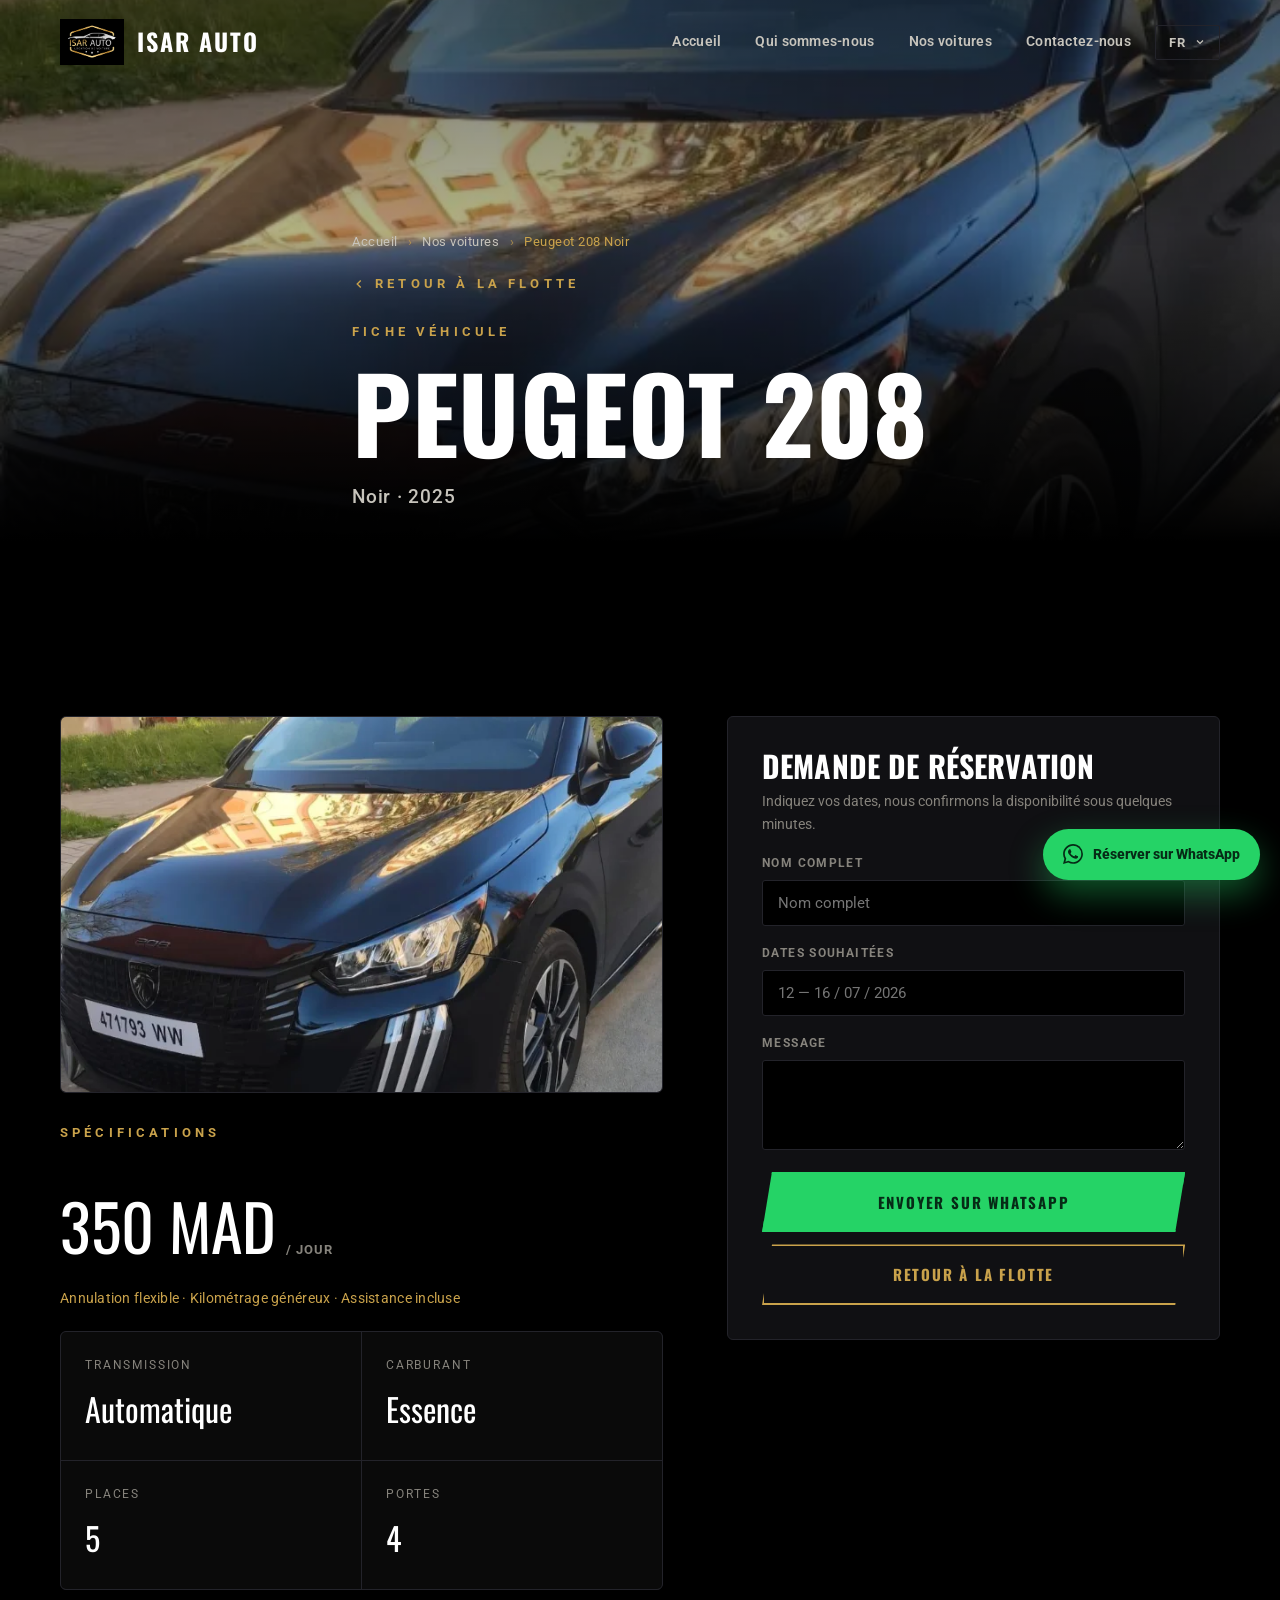
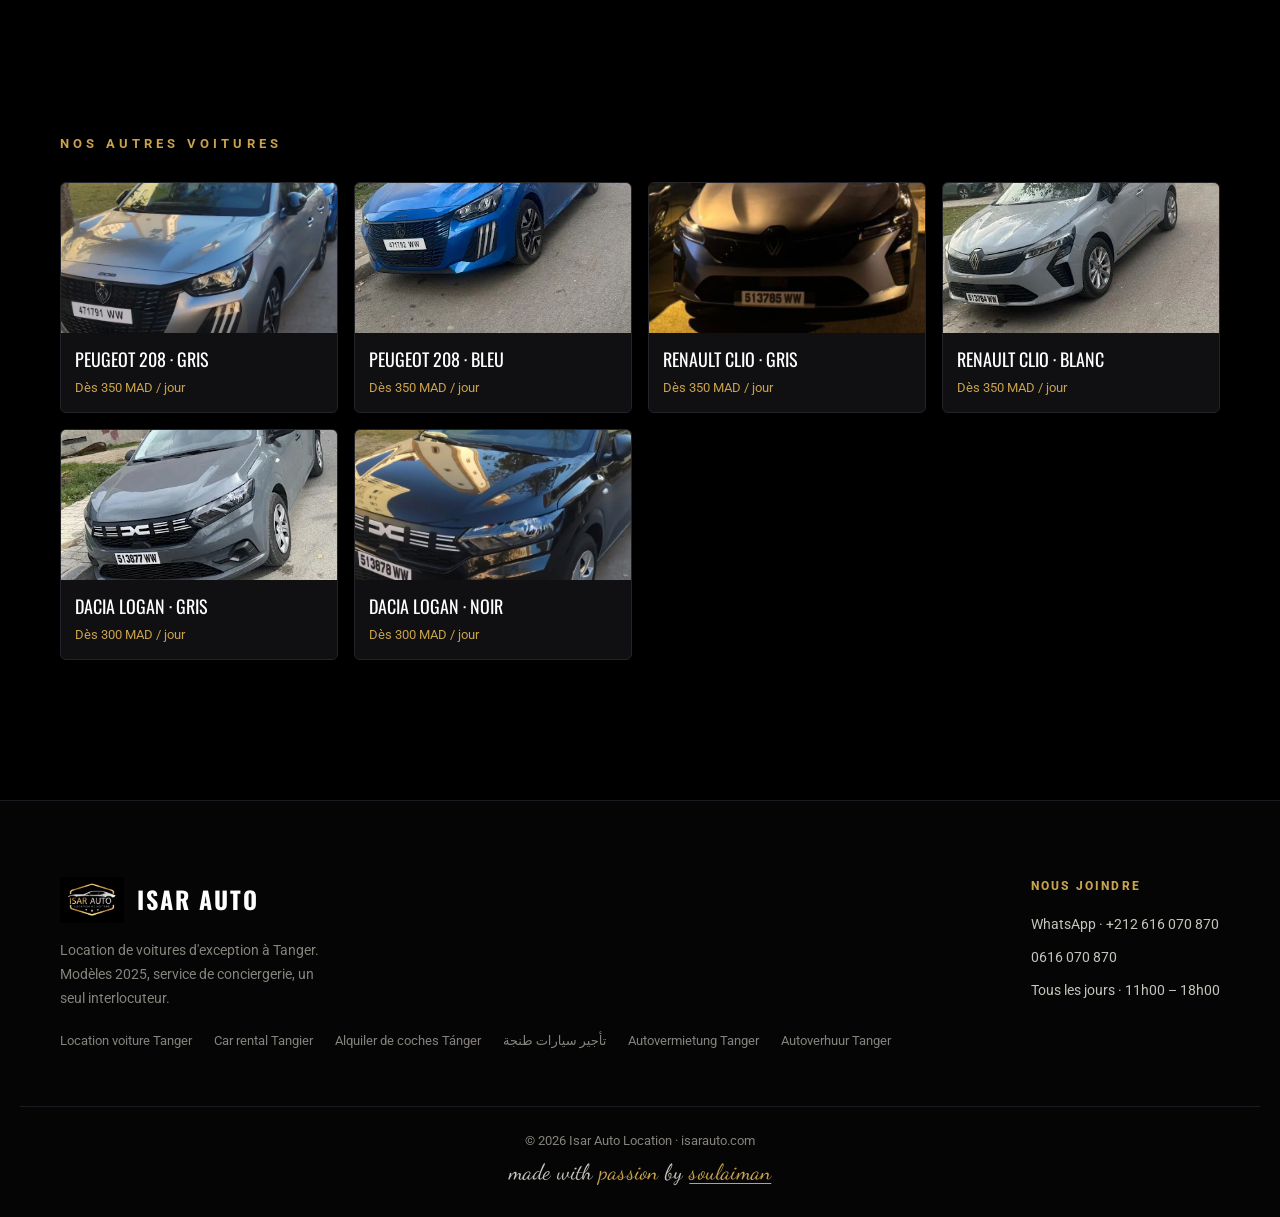
<file: cars/peugeot-208-black.html>
<!DOCTYPE html>
<html lang="fr" dir="ltr">
<head>
<meta charset="UTF-8" />
<meta name="viewport" content="width=device-width, initial-scale=1.0" />
<title>Location Peugeot 208 Noir 2025 à Tanger dès 350 MAD/jour — Isar Auto</title>
<meta name="description" content="Louez une Peugeot 208 Noir 2025 à Tanger dès 350 MAD/jour. Livraison à l'aéroport Tanger Ibn Battouta et en ville, annulation flexible, réservation rapide sur WhatsApp — Isar Auto Location." />
<link rel="canonical" href="https://isarauto.com/cars/peugeot-208-black.html" />
<link rel="icon" type="image/png" href="../favicon.png" />
<link rel="apple-touch-icon" href="../apple-touch-icon.png" />
<script type="application/ld+json">
{"@context":"https://schema.org","@type":"BreadcrumbList","itemListElement":[{"@type":"ListItem","position":1,"name":"Accueil","item":"https://isarauto.com/"},{"@type":"ListItem","position":2,"name":"Nos voitures","item":"https://isarauto.com/#fleet"},{"@type":"ListItem","position":3,"name":"Peugeot 208 Noir 2025","item":"https://isarauto.com/cars/peugeot-208-black.html"}]}
</script>
<link rel="preconnect" href="https://fonts.googleapis.com" />
<link rel="preconnect" href="https://fonts.gstatic.com" crossorigin />
<link href="https://fonts.googleapis.com/css2?family=Dancing+Script:wght@600;700&family=Oswald:wght@400;500;600;700&family=Roboto:wght@400;500;700;900&display=swap" rel="stylesheet" />
<link rel="stylesheet" href="../styles.css" />
<script src="../image-slot.js"></script>
</head>
<body>

<header class="site-head">
  <div class="wrap head-inner">
    <a class="logo" href="../index.html#top"><img class="crest-img" src="../uploads/isar-logo.png" alt="Isar Auto" /><span>ISAR AUTO</span></a>
    <nav class="nav">
      <a href="../index.html#top" data-i18n="nav.home">Accueil</a>
      <a href="../index.html#about" data-i18n="nav.about">Qui sommes-nous</a>
      <a href="../index.html#fleet" data-i18n="nav.fleet">Nos voitures</a>
      <a href="../index.html#contact" data-i18n="nav.contact">Contactez-nous</a>
    </nav>
    <div class="lang desktop">
      <button class="lang-btn" aria-haspopup="true"><span class="lang-current">FR</span><svg width="12" height="12" viewBox="0 0 24 24" fill="none" stroke="currentColor" stroke-width="2.4"><path d="M6 9l6 6 6-6"/></svg></button>
      <div class="lang-menu" role="menu"></div>
    </div>
    <button class="burger" aria-label="Menu"><span></span><span></span><span></span></button>
  </div>
</header>
<div class="nav-overlay">
  <button class="ov-close" aria-label="Fermer">&times;</button>
  <a href="../index.html#top" data-i18n="nav.home">Accueil</a>
  <a href="../index.html#about" data-i18n="nav.about">Qui sommes-nous</a>
  <a href="../index.html#fleet" data-i18n="nav.fleet">Nos voitures</a>
  <a href="../index.html#contact" data-i18n="nav.contact">Contactez-nous</a>
  <div class="ov-langs"></div>
</div>

<section class="car-hero">
  <div class="ph"><img class="car-hero-img" src="img/peugeot-208-black.webp" alt="Location Peugeot 208 Noir 2025 à Tanger — Isar Auto" /></div>
  <div class="veil"></div>
  <div class="wrap inner">
    <nav class="crumbs" aria-label="Fil d'Ariane">
      <a href="../index.html" data-i18n="nav.home">Accueil</a><span class="sep">›</span>
      <a href="../index.html#fleet" data-i18n="nav.fleet">Nos voitures</a><span class="sep">›</span>
      <span aria-current="page">Peugeot 208 Noir</span>
    </nav>
    <a class="backlink kicker" href="../index.html#fleet" style="color:var(--gold)">
      <svg width="14" height="14" viewBox="0 0 24 24" fill="none" stroke="currentColor" stroke-width="2.4"><path d="M15 18l-6-6 6-6"/></svg>
      <span data-i18n="car.back">Retour à la flotte</span>
    </a>
    <span class="kicker" style="display:block;margin-top:22px" data-i18n="car.kicker">Fiche véhicule</span>
    <h1 id="carName">Peugeot 208</h1>
    <div class="sub" id="carColor">2025</div>
  </div>
</section>

<section class="sec">
  <div class="wrap car-body-grid">
    <div class="reveal in">
      <img class="car-spec-img" src="img/peugeot-208-black.webp" alt="Location Peugeot 208 Noir 2025 à Tanger — Isar Auto" />
      <span class="kicker" data-i18n="car.specs">Spécifications</span>
      <div class="price-banner">
        <span class="n" id="carPrice">300 MAD</span>
        <span class="u" data-i18n="perday">/ jour</span>
      </div>
      <div class="included" data-i18n="car.included">Annulation flexible · Kilométrage généreux · Assistance incluse</div>
      <div class="spec-grid" style="margin-top:22px">
        <div class="spec-cell"><div class="lb" data-i18n="spec.trans">Transmission</div><div class="vl" id="specTrans">Automatique</div></div>
        <div class="spec-cell"><div class="lb" data-i18n="spec.fuel">Carburant</div><div class="vl" id="specFuel">Essence</div></div>
        <div class="spec-cell"><div class="lb" data-i18n="spec.seats">Places</div><div class="vl" id="specSeats">5</div></div>
        <div class="spec-cell"><div class="lb" data-i18n="spec.doors">Portes</div><div class="vl" id="specDoors">4</div></div>
      </div>
    </div>
    <div class="bookform reveal in">
      <h3 data-i18n="car.book.title">Demande de réservation</h3>
      <p class="sub" data-i18n="car.book.sub">Indiquez vos dates, nous confirmons la disponibilité sous quelques minutes.</p>
      <div class="field"><label data-i18n="car.name">Nom complet</label><input id="fName" type="text" data-i18n-ph="car.name" /></div>
      <div class="field"><label data-i18n="car.dates">Dates souhaitées</label><input id="fDates" type="text" placeholder="12 — 16 / 07 / 2026" /></div>
      <div class="field"><label data-i18n="car.msg">Message</label><textarea id="fMsg"></textarea></div>
      <a class="btn btn-wa btn-block" id="bookSend" href="#" style="margin-top:22px" data-i18n="car.send">Envoyer sur WhatsApp</a>
      <a class="btn btn-ghost btn-block" href="../index.html#fleet" style="margin-top:12px" data-i18n="car.back">Retour à la flotte</a>
    </div>
  </div>
</section>

<section class="sec" style="padding-top:0">
  <div class="wrap">
    <span class="kicker" data-i18n="car.related">Nos autres voitures</span>
    <div class="lp-cars" id="relatedCars"></div>
  </div>
</section>

<footer class="site-foot">
  <div class="wrap foot-grid">
    <div class="foot-brand">
      <a class="logo" href="../index.html#top"><img class="crest-img" src="../uploads/isar-logo.png" alt="Isar Auto" /><span>ISAR AUTO</span></a>
      <p data-i18n="foot.tag">Location de voitures d'exception à Tanger.</p>
    </div>
    <div class="foot-col">
      <h5 data-i18n="foot.reach">Nous joindre</h5>
      <a href="https://wa.me/212616070870" target="_blank" rel="noopener">WhatsApp · +212 616 070 870</a>
      <a href="tel:+212616070870">0616 070 870</a>
      <p data-i18n="contact.hoursv">Tous les jours · 11h00 – 18h00</p>
    </div>
  </div>
    <div class="wrap foot-seo">
    <a href="../location-voiture-tanger/index.html">Location voiture Tanger</a>
    <a href="../car-rental-tangier/index.html">Car rental Tangier</a>
    <a href="../alquiler-coches-tanger/index.html">Alquiler de coches Tánger</a>
    <a href="../ar/index.html">تأجير سيارات طنجة</a>
    <a href="../autovermietung-tanger/index.html">Autovermietung Tanger</a>
    <a href="../autoverhuur-tanger/index.html">Autoverhuur Tanger</a>
  </div>
  <div class="wrap foot-bottom"><span>© 2026 Isar Auto Location · isarauto.com</span><span class="foot-sign">made with <span class="g">passion</span> by <a class="g sign-link" href="tel:+212675920379">soulaiman</a></span></div>
</footer>

<a class="fab" href="https://wa.me/212616070870" target="_blank" rel="noopener">
  <svg width="20" height="20" viewBox="0 0 24 24" fill="currentColor"><path d="M17.472 14.382c-.297-.149-1.758-.867-2.03-.967-.273-.099-.471-.148-.67.15-.197.297-.767.966-.94 1.164-.173.199-.347.223-.644.075-.297-.15-1.255-.463-2.39-1.475-.883-.788-1.48-1.761-1.653-2.059-.173-.297-.018-.458.13-.606.134-.133.298-.347.446-.52.149-.174.198-.298.298-.497.099-.198.05-.371-.025-.52-.075-.149-.669-1.612-.916-2.207-.242-.579-.487-.5-.669-.51-.173-.008-.371-.01-.57-.01-.198 0-.52.074-.792.372-.272.297-1.04 1.016-1.04 2.479 0 1.462 1.065 2.875 1.213 3.074.149.198 2.096 3.2 5.077 4.487.71.306 1.263.489 1.694.625.712.227 1.36.195 1.872.118.571-.085 1.758-.719 2.006-1.413.248-.694.248-1.289.173-1.413-.074-.124-.272-.198-.57-.347m-5.421 7.403h-.004a9.87 9.87 0 01-5.031-1.378l-.361-.214-3.741.982.998-3.648-.235-.374a9.86 9.86 0 01-1.51-5.26c.001-5.45 4.436-9.884 9.888-9.884 2.64 0 5.122 1.03 6.988 2.898a9.825 9.825 0 012.893 6.994c-.003 5.45-4.437 9.885-9.885 9.885M20.52 3.449C18.24 1.245 15.24 0 12.045 0 5.463 0 .104 5.359.101 11.892c0 2.096.546 4.142 1.588 5.945L0 24l6.305-1.654a11.882 11.882 0 005.683 1.448h.005c6.582 0 11.94-5.359 11.943-11.893a11.821 11.821 0 00-3.487-8.413z"/></svg>
  <span data-i18n="hero.cta2">Réserver sur WhatsApp</span>
</a>

<script src="../cars.js"></script>
<script src="../i18n.js"></script>
<script>window.CAR_SLUG = "peugeot-208-black";</script>
<script src="../car-page.js"></script>
<script src="../main.js"></script>
</body>
</html>
</file>
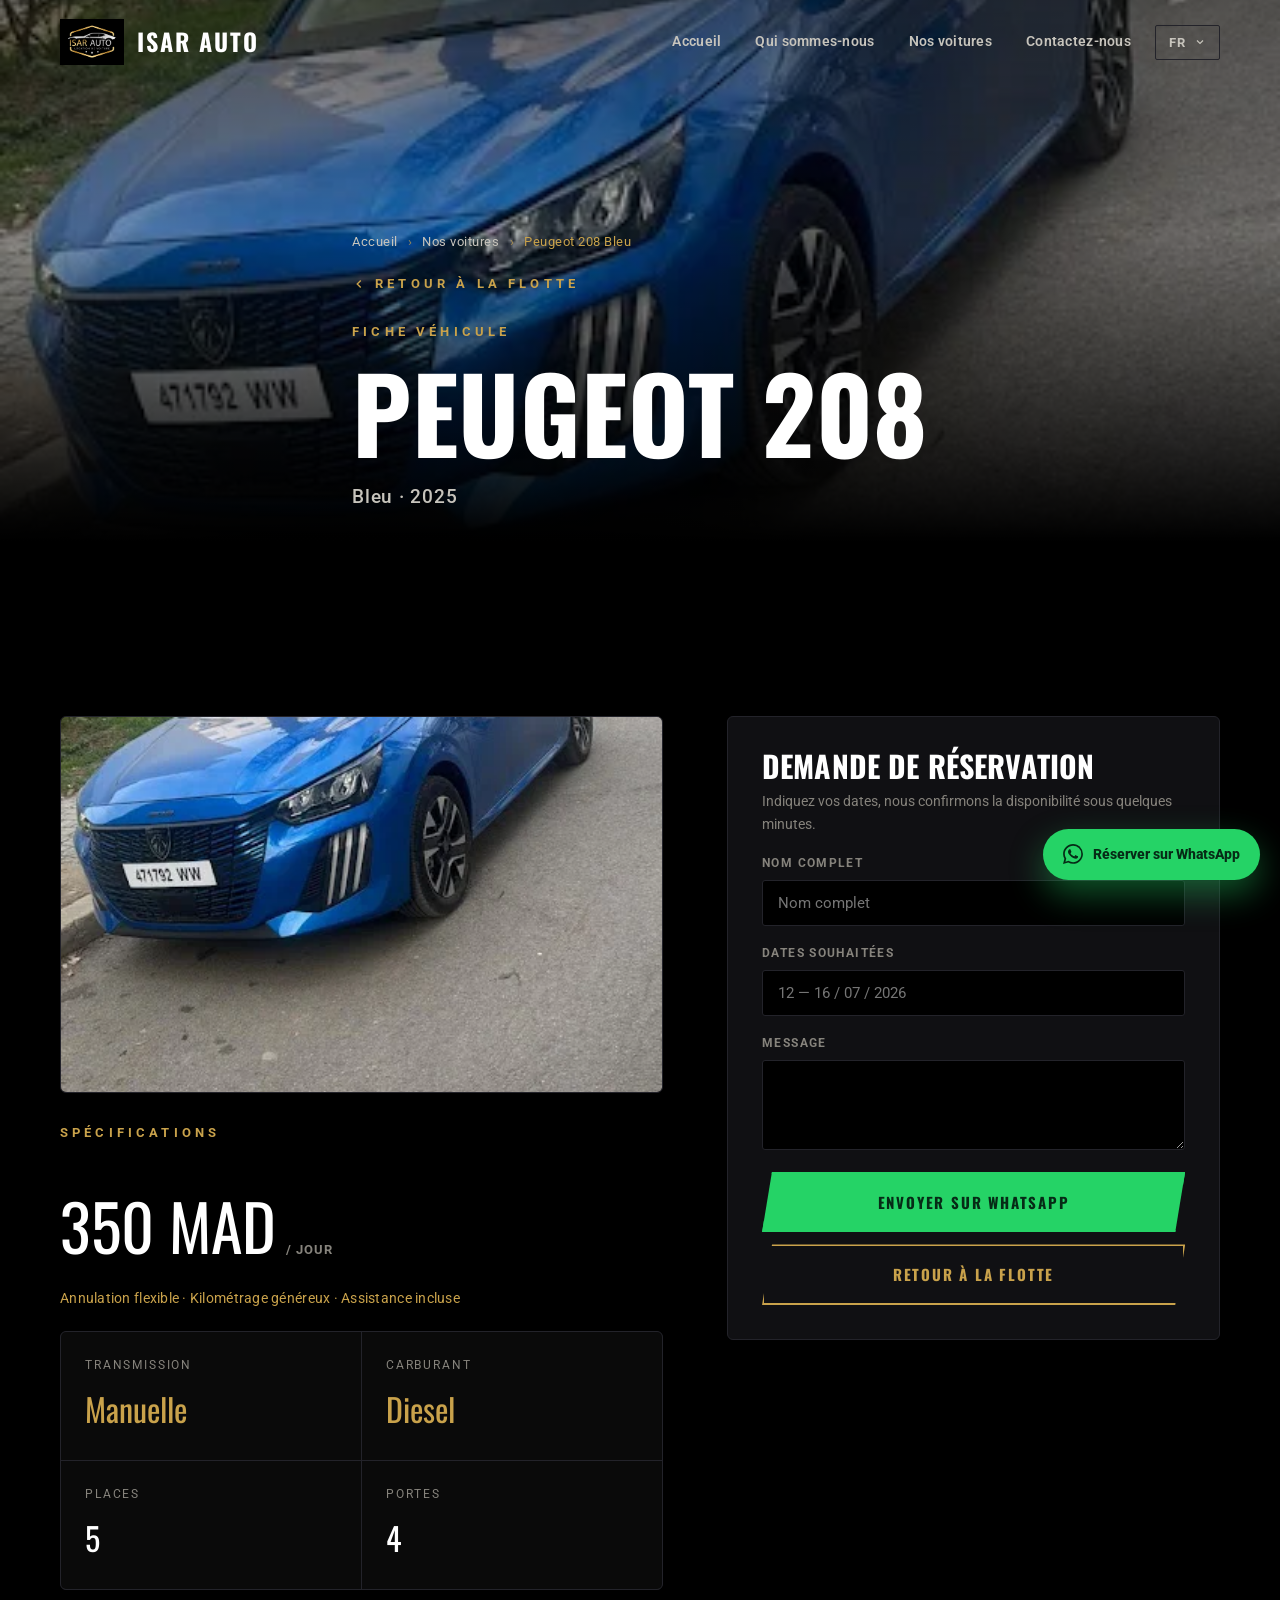
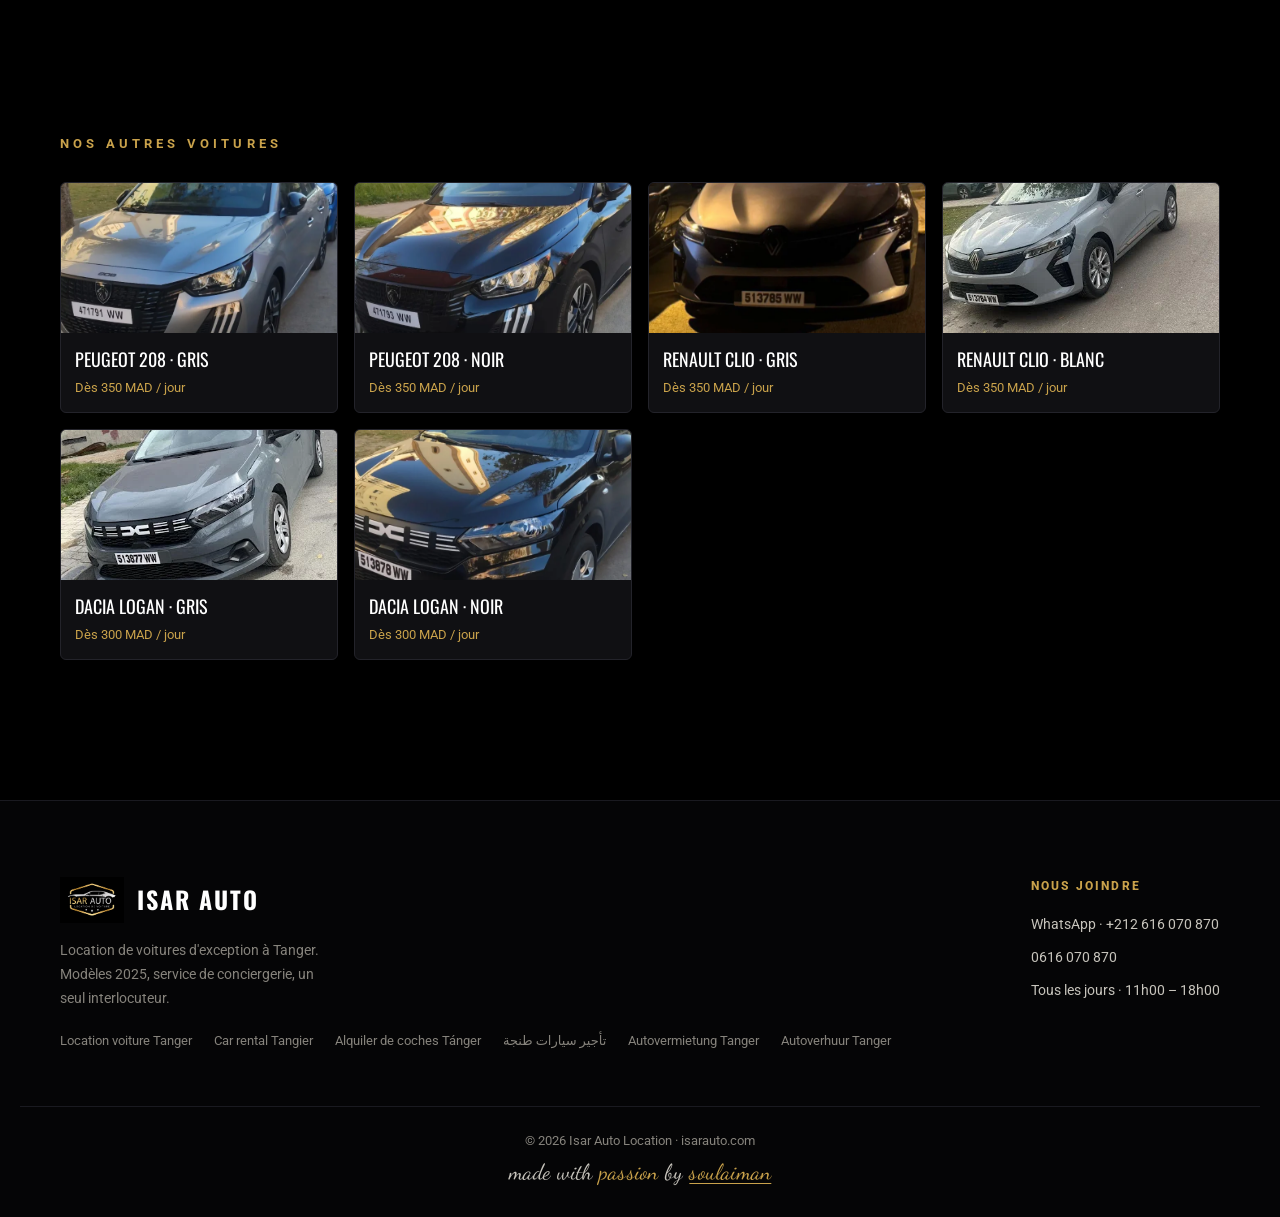
<file: cars/peugeot-208-blue.html>
<!DOCTYPE html>
<html lang="fr" dir="ltr">
<head>
<meta charset="UTF-8" />
<meta name="viewport" content="width=device-width, initial-scale=1.0" />
<title>Location Peugeot 208 Bleu 2025 à Tanger dès 350 MAD/jour — Isar Auto</title>
<meta name="description" content="Louez une Peugeot 208 Bleu 2025 à Tanger dès 350 MAD/jour. Livraison à l'aéroport Tanger Ibn Battouta et en ville, annulation flexible, réservation rapide sur WhatsApp — Isar Auto Location." />
<link rel="canonical" href="https://isarauto.com/cars/peugeot-208-blue.html" />
<link rel="icon" type="image/png" href="../favicon.png" />
<link rel="apple-touch-icon" href="../apple-touch-icon.png" />
<script type="application/ld+json">
{"@context":"https://schema.org","@type":"BreadcrumbList","itemListElement":[{"@type":"ListItem","position":1,"name":"Accueil","item":"https://isarauto.com/"},{"@type":"ListItem","position":2,"name":"Nos voitures","item":"https://isarauto.com/#fleet"},{"@type":"ListItem","position":3,"name":"Peugeot 208 Bleu 2025","item":"https://isarauto.com/cars/peugeot-208-blue.html"}]}
</script>
<link rel="preconnect" href="https://fonts.googleapis.com" />
<link rel="preconnect" href="https://fonts.gstatic.com" crossorigin />
<link href="https://fonts.googleapis.com/css2?family=Dancing+Script:wght@600;700&family=Oswald:wght@400;500;600;700&family=Roboto:wght@400;500;700;900&display=swap" rel="stylesheet" />
<link rel="stylesheet" href="../styles.css" />
<script src="../image-slot.js"></script>
</head>
<body>

<header class="site-head">
  <div class="wrap head-inner">
    <a class="logo" href="../index.html#top"><img class="crest-img" src="../uploads/isar-logo.png" alt="Isar Auto" /><span>ISAR AUTO</span></a>
    <nav class="nav">
      <a href="../index.html#top" data-i18n="nav.home">Accueil</a>
      <a href="../index.html#about" data-i18n="nav.about">Qui sommes-nous</a>
      <a href="../index.html#fleet" data-i18n="nav.fleet">Nos voitures</a>
      <a href="../index.html#contact" data-i18n="nav.contact">Contactez-nous</a>
    </nav>
    <div class="lang desktop">
      <button class="lang-btn" aria-haspopup="true"><span class="lang-current">FR</span><svg width="12" height="12" viewBox="0 0 24 24" fill="none" stroke="currentColor" stroke-width="2.4"><path d="M6 9l6 6 6-6"/></svg></button>
      <div class="lang-menu" role="menu"></div>
    </div>
    <button class="burger" aria-label="Menu"><span></span><span></span><span></span></button>
  </div>
</header>
<div class="nav-overlay">
  <button class="ov-close" aria-label="Fermer">&times;</button>
  <a href="../index.html#top" data-i18n="nav.home">Accueil</a>
  <a href="../index.html#about" data-i18n="nav.about">Qui sommes-nous</a>
  <a href="../index.html#fleet" data-i18n="nav.fleet">Nos voitures</a>
  <a href="../index.html#contact" data-i18n="nav.contact">Contactez-nous</a>
  <div class="ov-langs"></div>
</div>

<section class="car-hero">
  <div class="ph"><img class="car-hero-img" src="img/peugeot-208-blue.webp" alt="Location Peugeot 208 Bleu 2025 à Tanger — Isar Auto" /></div>
  <div class="veil"></div>
  <div class="wrap inner">
    <nav class="crumbs" aria-label="Fil d'Ariane">
      <a href="../index.html" data-i18n="nav.home">Accueil</a><span class="sep">›</span>
      <a href="../index.html#fleet" data-i18n="nav.fleet">Nos voitures</a><span class="sep">›</span>
      <span aria-current="page">Peugeot 208 Bleu</span>
    </nav>
    <a class="backlink kicker" href="../index.html#fleet" style="color:var(--gold)">
      <svg width="14" height="14" viewBox="0 0 24 24" fill="none" stroke="currentColor" stroke-width="2.4"><path d="M15 18l-6-6 6-6"/></svg>
      <span data-i18n="car.back">Retour à la flotte</span>
    </a>
    <span class="kicker" style="display:block;margin-top:22px" data-i18n="car.kicker">Fiche véhicule</span>
    <h1 id="carName">Peugeot 208</h1>
    <div class="sub" id="carColor">2025</div>
  </div>
</section>

<section class="sec">
  <div class="wrap car-body-grid">
    <div class="reveal in">
      <img class="car-spec-img" src="img/peugeot-208-blue.webp" alt="Location Peugeot 208 Bleu 2025 à Tanger — Isar Auto" />
      <span class="kicker" data-i18n="car.specs">Spécifications</span>
      <div class="price-banner">
        <span class="n" id="carPrice">300 MAD</span>
        <span class="u" data-i18n="perday">/ jour</span>
      </div>
      <div class="included" data-i18n="car.included">Annulation flexible · Kilométrage généreux · Assistance incluse</div>
      <div class="spec-grid" style="margin-top:22px">
        <div class="spec-cell"><div class="lb" data-i18n="spec.trans">Transmission</div><div class="vl" id="specTrans">Automatique</div></div>
        <div class="spec-cell"><div class="lb" data-i18n="spec.fuel">Carburant</div><div class="vl" id="specFuel">Essence</div></div>
        <div class="spec-cell"><div class="lb" data-i18n="spec.seats">Places</div><div class="vl" id="specSeats">5</div></div>
        <div class="spec-cell"><div class="lb" data-i18n="spec.doors">Portes</div><div class="vl" id="specDoors">4</div></div>
      </div>
    </div>
    <div class="bookform reveal in">
      <h3 data-i18n="car.book.title">Demande de réservation</h3>
      <p class="sub" data-i18n="car.book.sub">Indiquez vos dates, nous confirmons la disponibilité sous quelques minutes.</p>
      <div class="field"><label data-i18n="car.name">Nom complet</label><input id="fName" type="text" data-i18n-ph="car.name" /></div>
      <div class="field"><label data-i18n="car.dates">Dates souhaitées</label><input id="fDates" type="text" placeholder="12 — 16 / 07 / 2026" /></div>
      <div class="field"><label data-i18n="car.msg">Message</label><textarea id="fMsg"></textarea></div>
      <a class="btn btn-wa btn-block" id="bookSend" href="#" style="margin-top:22px" data-i18n="car.send">Envoyer sur WhatsApp</a>
      <a class="btn btn-ghost btn-block" href="../index.html#fleet" style="margin-top:12px" data-i18n="car.back">Retour à la flotte</a>
    </div>
  </div>
</section>

<section class="sec" style="padding-top:0">
  <div class="wrap">
    <span class="kicker" data-i18n="car.related">Nos autres voitures</span>
    <div class="lp-cars" id="relatedCars"></div>
  </div>
</section>

<footer class="site-foot">
  <div class="wrap foot-grid">
    <div class="foot-brand">
      <a class="logo" href="../index.html#top"><img class="crest-img" src="../uploads/isar-logo.png" alt="Isar Auto" /><span>ISAR AUTO</span></a>
      <p data-i18n="foot.tag">Location de voitures d'exception à Tanger.</p>
    </div>
    <div class="foot-col">
      <h5 data-i18n="foot.reach">Nous joindre</h5>
      <a href="https://wa.me/212616070870" target="_blank" rel="noopener">WhatsApp · +212 616 070 870</a>
      <a href="tel:+212616070870">0616 070 870</a>
      <p data-i18n="contact.hoursv">Tous les jours · 11h00 – 18h00</p>
    </div>
  </div>
    <div class="wrap foot-seo">
    <a href="../location-voiture-tanger/index.html">Location voiture Tanger</a>
    <a href="../car-rental-tangier/index.html">Car rental Tangier</a>
    <a href="../alquiler-coches-tanger/index.html">Alquiler de coches Tánger</a>
    <a href="../ar/index.html">تأجير سيارات طنجة</a>
    <a href="../autovermietung-tanger/index.html">Autovermietung Tanger</a>
    <a href="../autoverhuur-tanger/index.html">Autoverhuur Tanger</a>
  </div>
  <div class="wrap foot-bottom"><span>© 2026 Isar Auto Location · isarauto.com</span><span class="foot-sign">made with <span class="g">passion</span> by <a class="g sign-link" href="tel:+212675920379">soulaiman</a></span></div>
</footer>

<a class="fab" href="https://wa.me/212616070870" target="_blank" rel="noopener">
  <svg width="20" height="20" viewBox="0 0 24 24" fill="currentColor"><path d="M17.472 14.382c-.297-.149-1.758-.867-2.03-.967-.273-.099-.471-.148-.67.15-.197.297-.767.966-.94 1.164-.173.199-.347.223-.644.075-.297-.15-1.255-.463-2.39-1.475-.883-.788-1.48-1.761-1.653-2.059-.173-.297-.018-.458.13-.606.134-.133.298-.347.446-.52.149-.174.198-.298.298-.497.099-.198.05-.371-.025-.52-.075-.149-.669-1.612-.916-2.207-.242-.579-.487-.5-.669-.51-.173-.008-.371-.01-.57-.01-.198 0-.52.074-.792.372-.272.297-1.04 1.016-1.04 2.479 0 1.462 1.065 2.875 1.213 3.074.149.198 2.096 3.2 5.077 4.487.71.306 1.263.489 1.694.625.712.227 1.36.195 1.872.118.571-.085 1.758-.719 2.006-1.413.248-.694.248-1.289.173-1.413-.074-.124-.272-.198-.57-.347m-5.421 7.403h-.004a9.87 9.87 0 01-5.031-1.378l-.361-.214-3.741.982.998-3.648-.235-.374a9.86 9.86 0 01-1.51-5.26c.001-5.45 4.436-9.884 9.888-9.884 2.64 0 5.122 1.03 6.988 2.898a9.825 9.825 0 012.893 6.994c-.003 5.45-4.437 9.885-9.885 9.885M20.52 3.449C18.24 1.245 15.24 0 12.045 0 5.463 0 .104 5.359.101 11.892c0 2.096.546 4.142 1.588 5.945L0 24l6.305-1.654a11.882 11.882 0 005.683 1.448h.005c6.582 0 11.94-5.359 11.943-11.893a11.821 11.821 0 00-3.487-8.413z"/></svg>
  <span data-i18n="hero.cta2">Réserver sur WhatsApp</span>
</a>

<script src="../cars.js"></script>
<script src="../i18n.js"></script>
<script>window.CAR_SLUG = "peugeot-208-blue";</script>
<script src="../car-page.js"></script>
<script src="../main.js"></script>
</body>
</html>
</file>
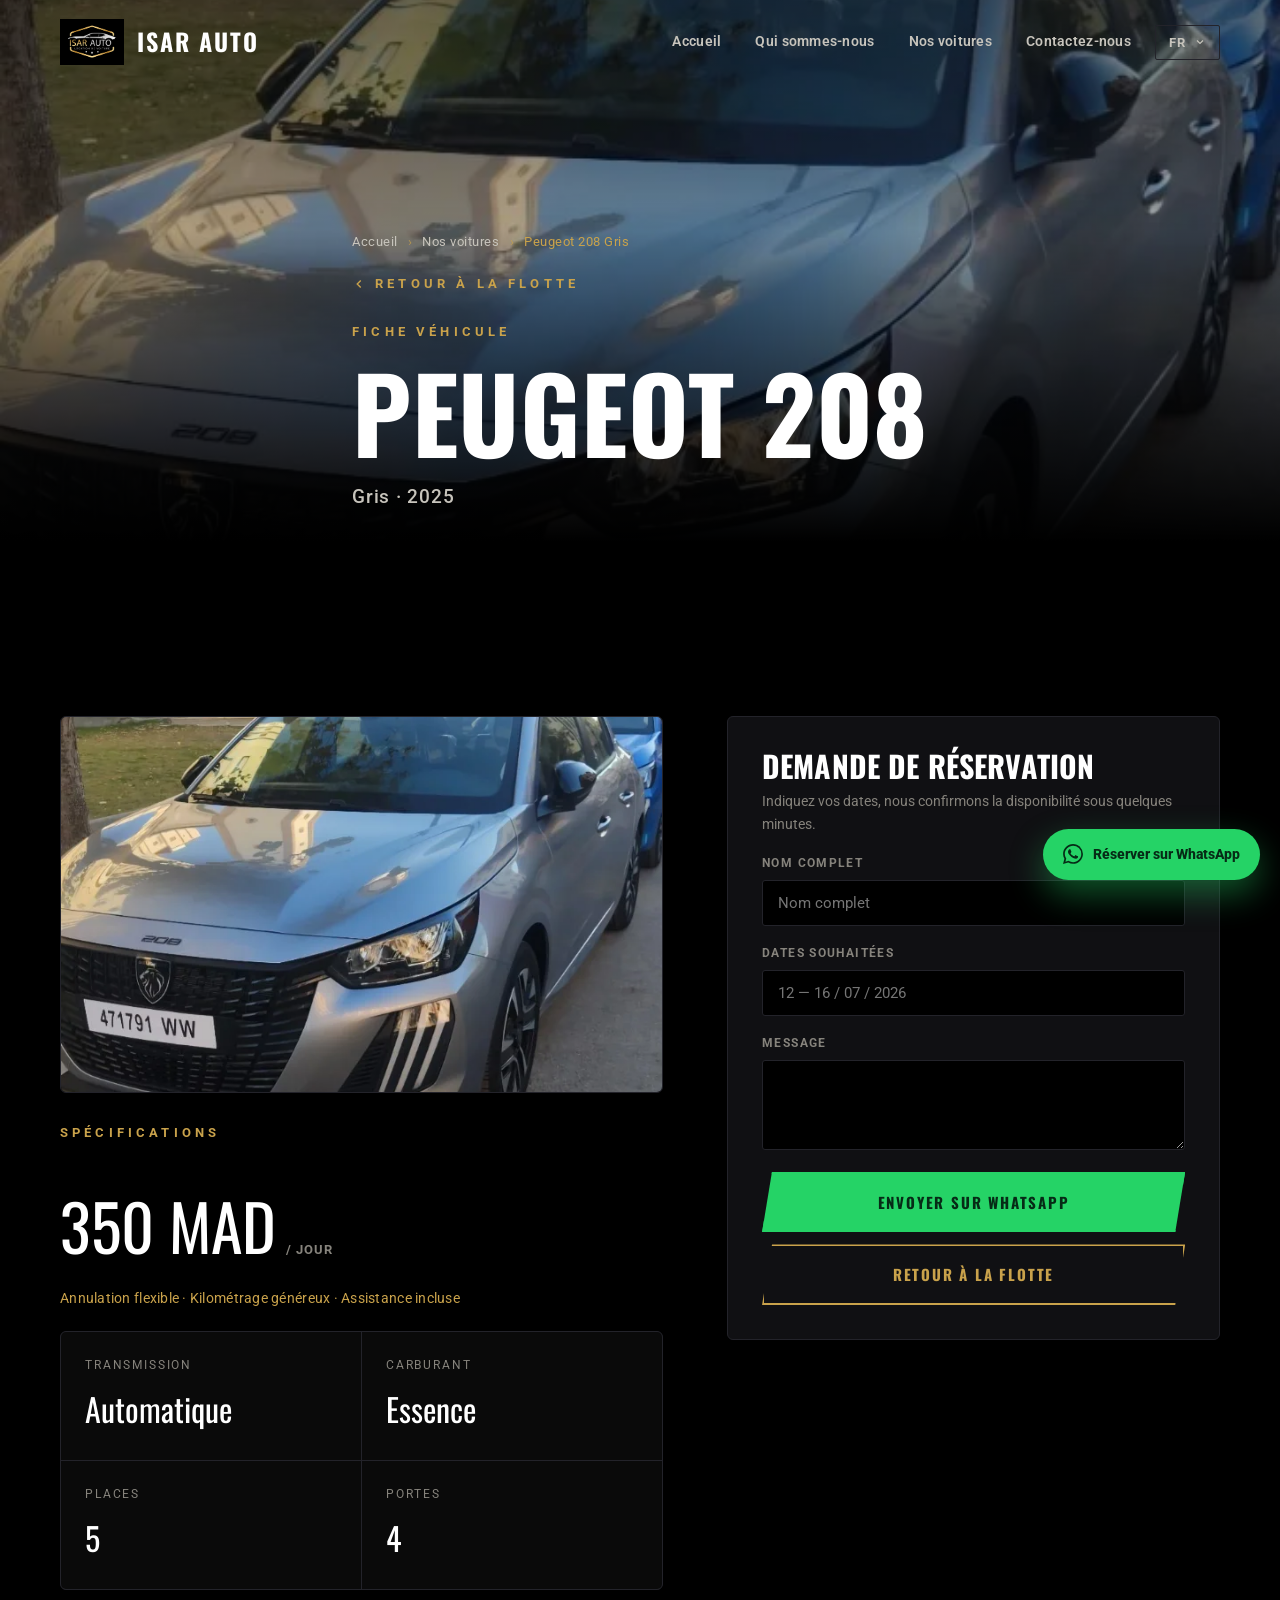
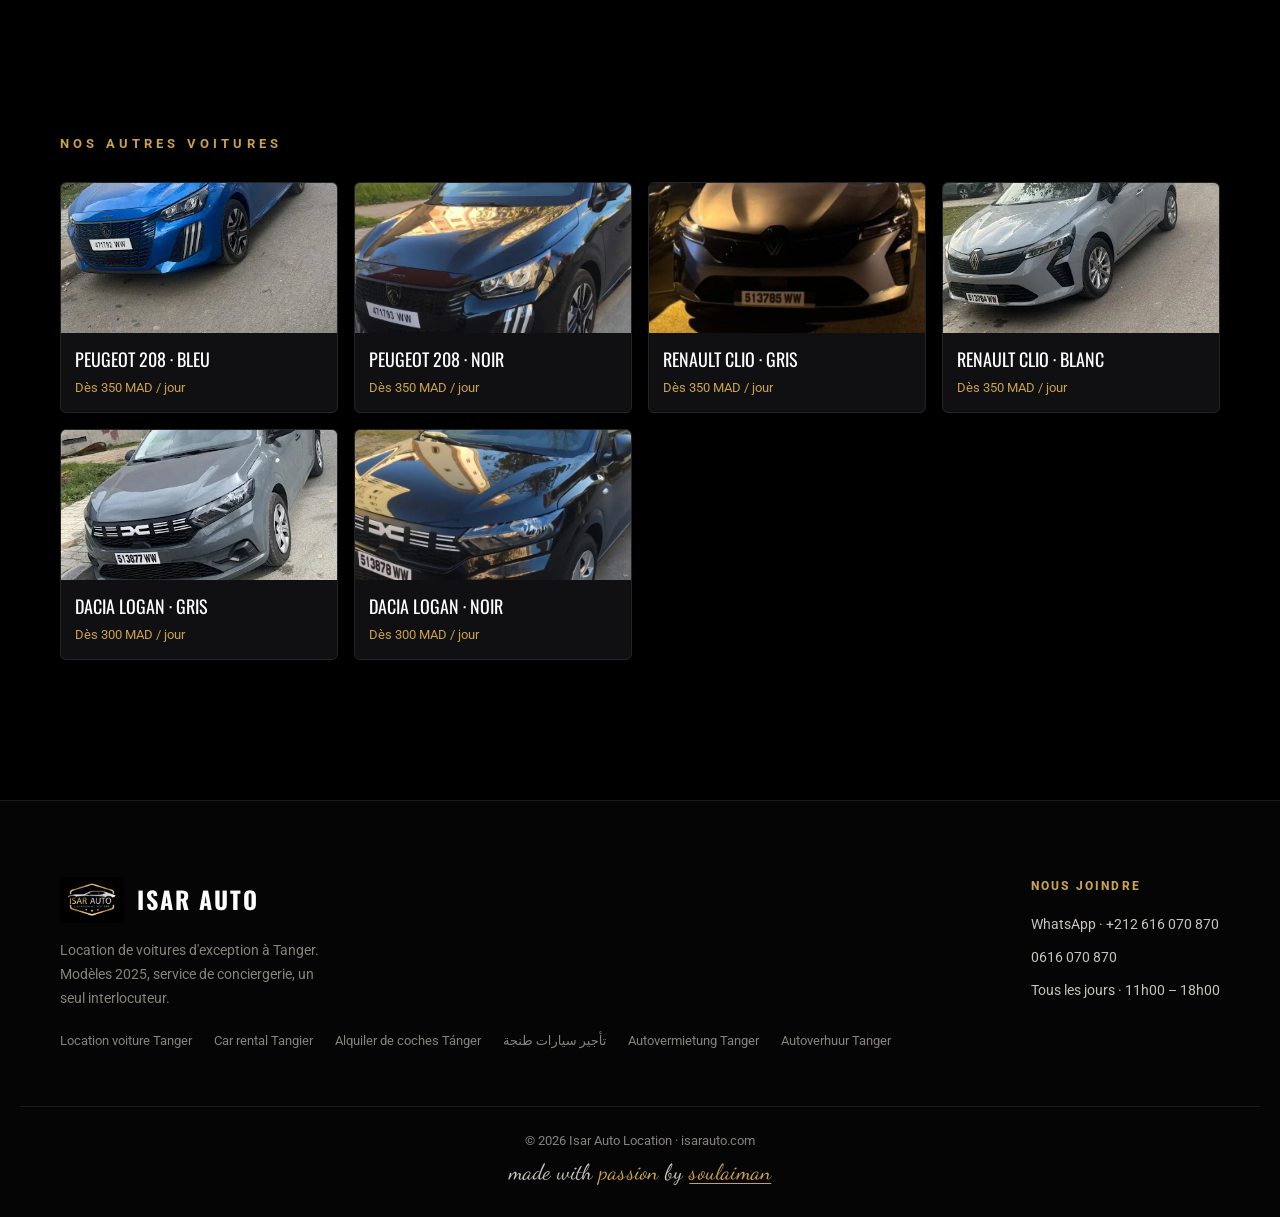
<file: cars/peugeot-208-grey.html>
<!DOCTYPE html>
<html lang="fr" dir="ltr">
<head>
<meta charset="UTF-8" />
<meta name="viewport" content="width=device-width, initial-scale=1.0" />
<title>Location Peugeot 208 Gris 2025 à Tanger dès 350 MAD/jour — Isar Auto</title>
<meta name="description" content="Louez une Peugeot 208 Gris 2025 à Tanger dès 350 MAD/jour. Livraison à l'aéroport Tanger Ibn Battouta et en ville, annulation flexible, réservation rapide sur WhatsApp — Isar Auto Location." />
<link rel="canonical" href="https://isarauto.com/cars/peugeot-208-grey.html" />
<link rel="icon" type="image/png" href="../favicon.png" />
<link rel="apple-touch-icon" href="../apple-touch-icon.png" />
<script type="application/ld+json">
{"@context":"https://schema.org","@type":"BreadcrumbList","itemListElement":[{"@type":"ListItem","position":1,"name":"Accueil","item":"https://isarauto.com/"},{"@type":"ListItem","position":2,"name":"Nos voitures","item":"https://isarauto.com/#fleet"},{"@type":"ListItem","position":3,"name":"Peugeot 208 Gris 2025","item":"https://isarauto.com/cars/peugeot-208-grey.html"}]}
</script>
<link rel="preconnect" href="https://fonts.googleapis.com" />
<link rel="preconnect" href="https://fonts.gstatic.com" crossorigin />
<link href="https://fonts.googleapis.com/css2?family=Dancing+Script:wght@600;700&family=Oswald:wght@400;500;600;700&family=Roboto:wght@400;500;700;900&display=swap" rel="stylesheet" />
<link rel="stylesheet" href="../styles.css" />
<script src="../image-slot.js"></script>
</head>
<body>

<header class="site-head">
  <div class="wrap head-inner">
    <a class="logo" href="../index.html#top"><img class="crest-img" src="../uploads/isar-logo.png" alt="Isar Auto" /><span>ISAR AUTO</span></a>
    <nav class="nav">
      <a href="../index.html#top" data-i18n="nav.home">Accueil</a>
      <a href="../index.html#about" data-i18n="nav.about">Qui sommes-nous</a>
      <a href="../index.html#fleet" data-i18n="nav.fleet">Nos voitures</a>
      <a href="../index.html#contact" data-i18n="nav.contact">Contactez-nous</a>
    </nav>
    <div class="lang desktop">
      <button class="lang-btn" aria-haspopup="true"><span class="lang-current">FR</span><svg width="12" height="12" viewBox="0 0 24 24" fill="none" stroke="currentColor" stroke-width="2.4"><path d="M6 9l6 6 6-6"/></svg></button>
      <div class="lang-menu" role="menu"></div>
    </div>
    <button class="burger" aria-label="Menu"><span></span><span></span><span></span></button>
  </div>
</header>
<div class="nav-overlay">
  <button class="ov-close" aria-label="Fermer">&times;</button>
  <a href="../index.html#top" data-i18n="nav.home">Accueil</a>
  <a href="../index.html#about" data-i18n="nav.about">Qui sommes-nous</a>
  <a href="../index.html#fleet" data-i18n="nav.fleet">Nos voitures</a>
  <a href="../index.html#contact" data-i18n="nav.contact">Contactez-nous</a>
  <div class="ov-langs"></div>
</div>

<section class="car-hero">
  <div class="ph"><img class="car-hero-img" src="img/peugeot-208-grey.webp" alt="Location Peugeot 208 Gris 2025 à Tanger — Isar Auto" /></div>
  <div class="veil"></div>
  <div class="wrap inner">
    <nav class="crumbs" aria-label="Fil d'Ariane">
      <a href="../index.html" data-i18n="nav.home">Accueil</a><span class="sep">›</span>
      <a href="../index.html#fleet" data-i18n="nav.fleet">Nos voitures</a><span class="sep">›</span>
      <span aria-current="page">Peugeot 208 Gris</span>
    </nav>
    <a class="backlink kicker" href="../index.html#fleet" style="color:var(--gold)">
      <svg width="14" height="14" viewBox="0 0 24 24" fill="none" stroke="currentColor" stroke-width="2.4"><path d="M15 18l-6-6 6-6"/></svg>
      <span data-i18n="car.back">Retour à la flotte</span>
    </a>
    <span class="kicker" style="display:block;margin-top:22px" data-i18n="car.kicker">Fiche véhicule</span>
    <h1 id="carName">Peugeot 208</h1>
    <div class="sub" id="carColor">2025</div>
  </div>
</section>

<section class="sec">
  <div class="wrap car-body-grid">
    <div class="reveal in">
      <img class="car-spec-img" src="img/peugeot-208-grey.webp" alt="Location Peugeot 208 Gris 2025 à Tanger — Isar Auto" />
      <span class="kicker" data-i18n="car.specs">Spécifications</span>
      <div class="price-banner">
        <span class="n" id="carPrice">300 MAD</span>
        <span class="u" data-i18n="perday">/ jour</span>
      </div>
      <div class="included" data-i18n="car.included">Annulation flexible · Kilométrage généreux · Assistance incluse</div>
      <div class="spec-grid" style="margin-top:22px">
        <div class="spec-cell"><div class="lb" data-i18n="spec.trans">Transmission</div><div class="vl" id="specTrans">Automatique</div></div>
        <div class="spec-cell"><div class="lb" data-i18n="spec.fuel">Carburant</div><div class="vl" id="specFuel">Essence</div></div>
        <div class="spec-cell"><div class="lb" data-i18n="spec.seats">Places</div><div class="vl" id="specSeats">5</div></div>
        <div class="spec-cell"><div class="lb" data-i18n="spec.doors">Portes</div><div class="vl" id="specDoors">4</div></div>
      </div>
    </div>
    <div class="bookform reveal in">
      <h3 data-i18n="car.book.title">Demande de réservation</h3>
      <p class="sub" data-i18n="car.book.sub">Indiquez vos dates, nous confirmons la disponibilité sous quelques minutes.</p>
      <div class="field"><label data-i18n="car.name">Nom complet</label><input id="fName" type="text" data-i18n-ph="car.name" /></div>
      <div class="field"><label data-i18n="car.dates">Dates souhaitées</label><input id="fDates" type="text" placeholder="12 — 16 / 07 / 2026" /></div>
      <div class="field"><label data-i18n="car.msg">Message</label><textarea id="fMsg"></textarea></div>
      <a class="btn btn-wa btn-block" id="bookSend" href="#" style="margin-top:22px" data-i18n="car.send">Envoyer sur WhatsApp</a>
      <a class="btn btn-ghost btn-block" href="../index.html#fleet" style="margin-top:12px" data-i18n="car.back">Retour à la flotte</a>
    </div>
  </div>
</section>

<section class="sec" style="padding-top:0">
  <div class="wrap">
    <span class="kicker" data-i18n="car.related">Nos autres voitures</span>
    <div class="lp-cars" id="relatedCars"></div>
  </div>
</section>

<footer class="site-foot">
  <div class="wrap foot-grid">
    <div class="foot-brand">
      <a class="logo" href="../index.html#top"><img class="crest-img" src="../uploads/isar-logo.png" alt="Isar Auto" /><span>ISAR AUTO</span></a>
      <p data-i18n="foot.tag">Location de voitures d'exception à Tanger.</p>
    </div>
    <div class="foot-col">
      <h5 data-i18n="foot.reach">Nous joindre</h5>
      <a href="https://wa.me/212616070870" target="_blank" rel="noopener">WhatsApp · +212 616 070 870</a>
      <a href="tel:+212616070870">0616 070 870</a>
      <p data-i18n="contact.hoursv">Tous les jours · 11h00 – 18h00</p>
    </div>
  </div>
    <div class="wrap foot-seo">
    <a href="../location-voiture-tanger/index.html">Location voiture Tanger</a>
    <a href="../car-rental-tangier/index.html">Car rental Tangier</a>
    <a href="../alquiler-coches-tanger/index.html">Alquiler de coches Tánger</a>
    <a href="../ar/index.html">تأجير سيارات طنجة</a>
    <a href="../autovermietung-tanger/index.html">Autovermietung Tanger</a>
    <a href="../autoverhuur-tanger/index.html">Autoverhuur Tanger</a>
  </div>
  <div class="wrap foot-bottom"><span>© 2026 Isar Auto Location · isarauto.com</span><span class="foot-sign">made with <span class="g">passion</span> by <a class="g sign-link" href="tel:+212675920379">soulaiman</a></span></div>
</footer>

<a class="fab" href="https://wa.me/212616070870" target="_blank" rel="noopener">
  <svg width="20" height="20" viewBox="0 0 24 24" fill="currentColor"><path d="M17.472 14.382c-.297-.149-1.758-.867-2.03-.967-.273-.099-.471-.148-.67.15-.197.297-.767.966-.94 1.164-.173.199-.347.223-.644.075-.297-.15-1.255-.463-2.39-1.475-.883-.788-1.48-1.761-1.653-2.059-.173-.297-.018-.458.13-.606.134-.133.298-.347.446-.52.149-.174.198-.298.298-.497.099-.198.05-.371-.025-.52-.075-.149-.669-1.612-.916-2.207-.242-.579-.487-.5-.669-.51-.173-.008-.371-.01-.57-.01-.198 0-.52.074-.792.372-.272.297-1.04 1.016-1.04 2.479 0 1.462 1.065 2.875 1.213 3.074.149.198 2.096 3.2 5.077 4.487.71.306 1.263.489 1.694.625.712.227 1.36.195 1.872.118.571-.085 1.758-.719 2.006-1.413.248-.694.248-1.289.173-1.413-.074-.124-.272-.198-.57-.347m-5.421 7.403h-.004a9.87 9.87 0 01-5.031-1.378l-.361-.214-3.741.982.998-3.648-.235-.374a9.86 9.86 0 01-1.51-5.26c.001-5.45 4.436-9.884 9.888-9.884 2.64 0 5.122 1.03 6.988 2.898a9.825 9.825 0 012.893 6.994c-.003 5.45-4.437 9.885-9.885 9.885M20.52 3.449C18.24 1.245 15.24 0 12.045 0 5.463 0 .104 5.359.101 11.892c0 2.096.546 4.142 1.588 5.945L0 24l6.305-1.654a11.882 11.882 0 005.683 1.448h.005c6.582 0 11.94-5.359 11.943-11.893a11.821 11.821 0 00-3.487-8.413z"/></svg>
  <span data-i18n="hero.cta2">Réserver sur WhatsApp</span>
</a>

<script src="../cars.js"></script>
<script src="../i18n.js"></script>
<script>window.CAR_SLUG = "peugeot-208-grey";</script>
<script src="../car-page.js"></script>
<script src="../main.js"></script>
</body>
</html>
</file>
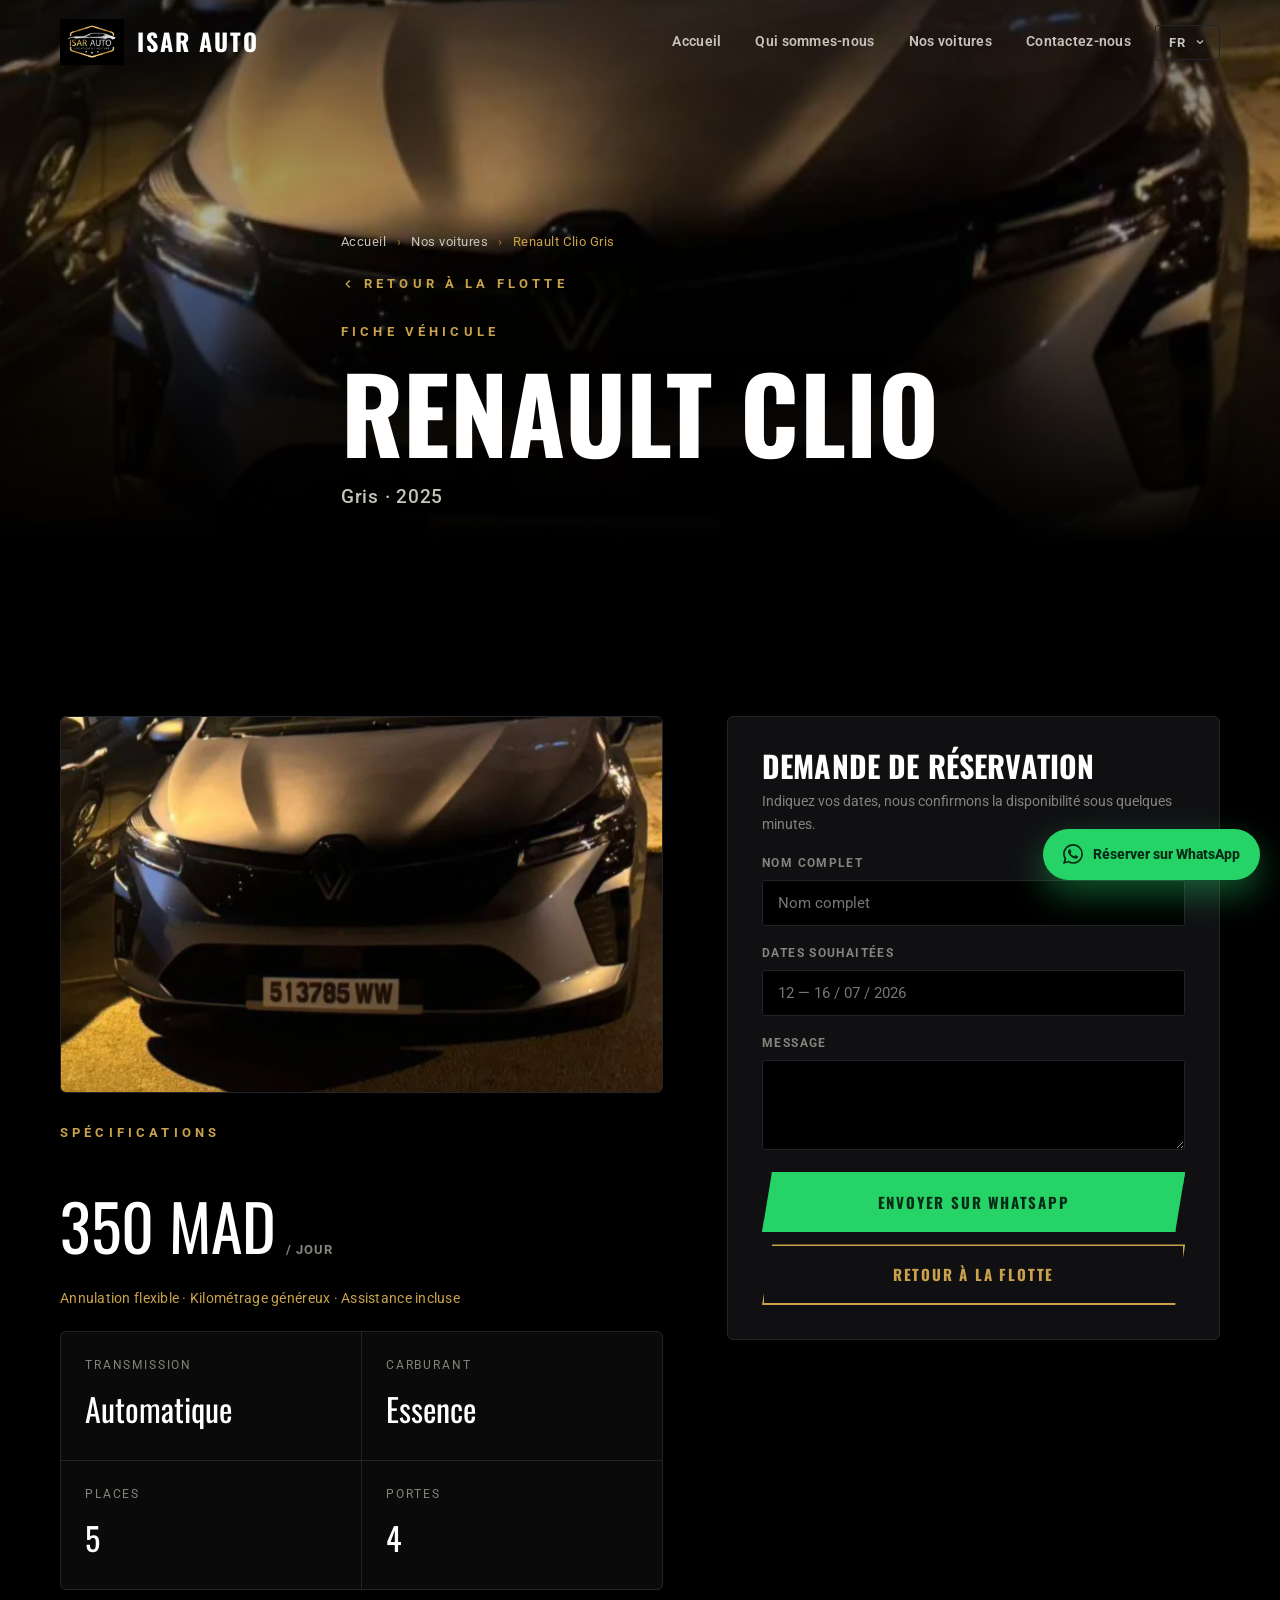
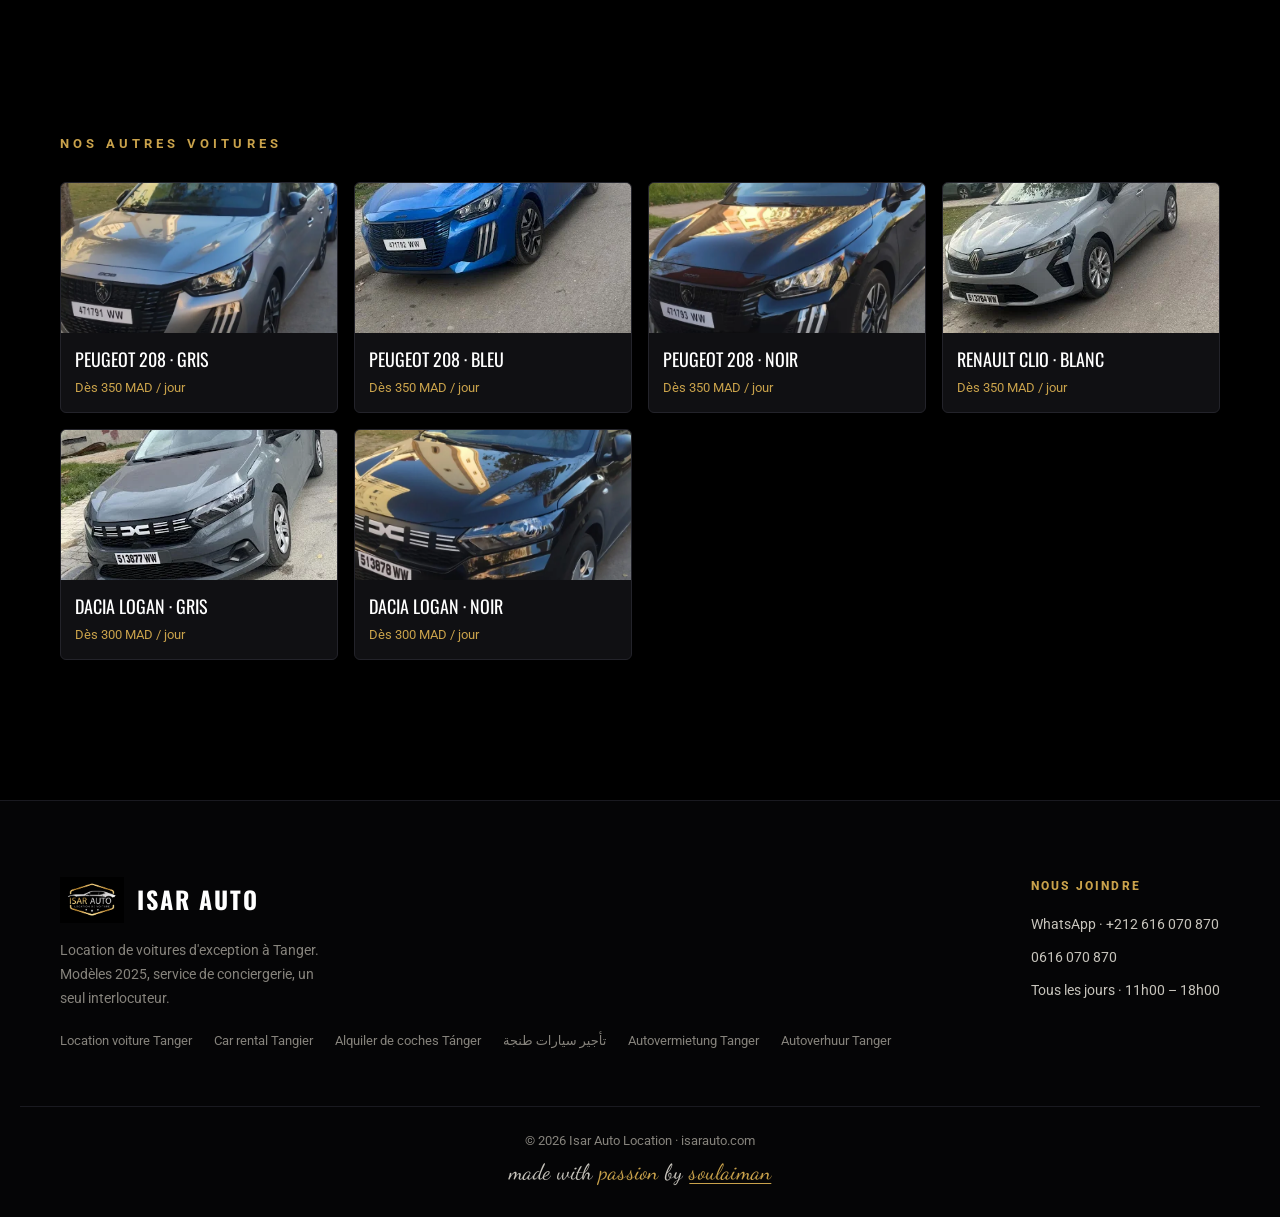
<file: cars/renault-clio-grey.html>
<!DOCTYPE html>
<html lang="fr" dir="ltr">
<head>
<meta charset="UTF-8" />
<meta name="viewport" content="width=device-width, initial-scale=1.0" />
<title>Location Renault Clio Gris 2025 à Tanger dès 350 MAD/jour — Isar Auto</title>
<meta name="description" content="Louez une Renault Clio Gris 2025 à Tanger dès 350 MAD/jour. Livraison à l'aéroport Tanger Ibn Battouta et en ville, annulation flexible, réservation rapide sur WhatsApp — Isar Auto Location." />
<link rel="canonical" href="https://isarauto.com/cars/renault-clio-grey.html" />
<link rel="icon" type="image/png" href="../favicon.png" />
<link rel="apple-touch-icon" href="../apple-touch-icon.png" />
<script type="application/ld+json">
{"@context":"https://schema.org","@type":"BreadcrumbList","itemListElement":[{"@type":"ListItem","position":1,"name":"Accueil","item":"https://isarauto.com/"},{"@type":"ListItem","position":2,"name":"Nos voitures","item":"https://isarauto.com/#fleet"},{"@type":"ListItem","position":3,"name":"Renault Clio Gris 2025","item":"https://isarauto.com/cars/renault-clio-grey.html"}]}
</script>
<link rel="preconnect" href="https://fonts.googleapis.com" />
<link rel="preconnect" href="https://fonts.gstatic.com" crossorigin />
<link href="https://fonts.googleapis.com/css2?family=Dancing+Script:wght@600;700&family=Oswald:wght@400;500;600;700&family=Roboto:wght@400;500;700;900&display=swap" rel="stylesheet" />
<link rel="stylesheet" href="../styles.css" />
<script src="../image-slot.js"></script>
</head>
<body>

<header class="site-head">
  <div class="wrap head-inner">
    <a class="logo" href="../index.html#top"><img class="crest-img" src="../uploads/isar-logo.png" alt="Isar Auto" /><span>ISAR AUTO</span></a>
    <nav class="nav">
      <a href="../index.html#top" data-i18n="nav.home">Accueil</a>
      <a href="../index.html#about" data-i18n="nav.about">Qui sommes-nous</a>
      <a href="../index.html#fleet" data-i18n="nav.fleet">Nos voitures</a>
      <a href="../index.html#contact" data-i18n="nav.contact">Contactez-nous</a>
    </nav>
    <div class="lang desktop">
      <button class="lang-btn" aria-haspopup="true"><span class="lang-current">FR</span><svg width="12" height="12" viewBox="0 0 24 24" fill="none" stroke="currentColor" stroke-width="2.4"><path d="M6 9l6 6 6-6"/></svg></button>
      <div class="lang-menu" role="menu"></div>
    </div>
    <button class="burger" aria-label="Menu"><span></span><span></span><span></span></button>
  </div>
</header>
<div class="nav-overlay">
  <button class="ov-close" aria-label="Fermer">&times;</button>
  <a href="../index.html#top" data-i18n="nav.home">Accueil</a>
  <a href="../index.html#about" data-i18n="nav.about">Qui sommes-nous</a>
  <a href="../index.html#fleet" data-i18n="nav.fleet">Nos voitures</a>
  <a href="../index.html#contact" data-i18n="nav.contact">Contactez-nous</a>
  <div class="ov-langs"></div>
</div>

<section class="car-hero">
  <div class="ph"><img class="car-hero-img" src="img/renault-clio-grey.webp" alt="Location Renault Clio Gris 2025 à Tanger — Isar Auto" /></div>
  <div class="veil"></div>
  <div class="wrap inner">
    <nav class="crumbs" aria-label="Fil d'Ariane">
      <a href="../index.html" data-i18n="nav.home">Accueil</a><span class="sep">›</span>
      <a href="../index.html#fleet" data-i18n="nav.fleet">Nos voitures</a><span class="sep">›</span>
      <span aria-current="page">Renault Clio Gris</span>
    </nav>
    <a class="backlink kicker" href="../index.html#fleet" style="color:var(--gold)">
      <svg width="14" height="14" viewBox="0 0 24 24" fill="none" stroke="currentColor" stroke-width="2.4"><path d="M15 18l-6-6 6-6"/></svg>
      <span data-i18n="car.back">Retour à la flotte</span>
    </a>
    <span class="kicker" style="display:block;margin-top:22px" data-i18n="car.kicker">Fiche véhicule</span>
    <h1 id="carName">Peugeot 208</h1>
    <div class="sub" id="carColor">2025</div>
  </div>
</section>

<section class="sec">
  <div class="wrap car-body-grid">
    <div class="reveal in">
      <img class="car-spec-img" src="img/renault-clio-grey.webp" alt="Location Renault Clio Gris 2025 à Tanger — Isar Auto" />
      <span class="kicker" data-i18n="car.specs">Spécifications</span>
      <div class="price-banner">
        <span class="n" id="carPrice">300 MAD</span>
        <span class="u" data-i18n="perday">/ jour</span>
      </div>
      <div class="included" data-i18n="car.included">Annulation flexible · Kilométrage généreux · Assistance incluse</div>
      <div class="spec-grid" style="margin-top:22px">
        <div class="spec-cell"><div class="lb" data-i18n="spec.trans">Transmission</div><div class="vl" id="specTrans">Automatique</div></div>
        <div class="spec-cell"><div class="lb" data-i18n="spec.fuel">Carburant</div><div class="vl" id="specFuel">Essence</div></div>
        <div class="spec-cell"><div class="lb" data-i18n="spec.seats">Places</div><div class="vl" id="specSeats">5</div></div>
        <div class="spec-cell"><div class="lb" data-i18n="spec.doors">Portes</div><div class="vl" id="specDoors">4</div></div>
      </div>
    </div>
    <div class="bookform reveal in">
      <h3 data-i18n="car.book.title">Demande de réservation</h3>
      <p class="sub" data-i18n="car.book.sub">Indiquez vos dates, nous confirmons la disponibilité sous quelques minutes.</p>
      <div class="field"><label data-i18n="car.name">Nom complet</label><input id="fName" type="text" data-i18n-ph="car.name" /></div>
      <div class="field"><label data-i18n="car.dates">Dates souhaitées</label><input id="fDates" type="text" placeholder="12 — 16 / 07 / 2026" /></div>
      <div class="field"><label data-i18n="car.msg">Message</label><textarea id="fMsg"></textarea></div>
      <a class="btn btn-wa btn-block" id="bookSend" href="#" style="margin-top:22px" data-i18n="car.send">Envoyer sur WhatsApp</a>
      <a class="btn btn-ghost btn-block" href="../index.html#fleet" style="margin-top:12px" data-i18n="car.back">Retour à la flotte</a>
    </div>
  </div>
</section>

<section class="sec" style="padding-top:0">
  <div class="wrap">
    <span class="kicker" data-i18n="car.related">Nos autres voitures</span>
    <div class="lp-cars" id="relatedCars"></div>
  </div>
</section>

<footer class="site-foot">
  <div class="wrap foot-grid">
    <div class="foot-brand">
      <a class="logo" href="../index.html#top"><img class="crest-img" src="../uploads/isar-logo.png" alt="Isar Auto" /><span>ISAR AUTO</span></a>
      <p data-i18n="foot.tag">Location de voitures d'exception à Tanger.</p>
    </div>
    <div class="foot-col">
      <h5 data-i18n="foot.reach">Nous joindre</h5>
      <a href="https://wa.me/212616070870" target="_blank" rel="noopener">WhatsApp · +212 616 070 870</a>
      <a href="tel:+212616070870">0616 070 870</a>
      <p data-i18n="contact.hoursv">Tous les jours · 11h00 – 18h00</p>
    </div>
  </div>
    <div class="wrap foot-seo">
    <a href="../location-voiture-tanger/index.html">Location voiture Tanger</a>
    <a href="../car-rental-tangier/index.html">Car rental Tangier</a>
    <a href="../alquiler-coches-tanger/index.html">Alquiler de coches Tánger</a>
    <a href="../ar/index.html">تأجير سيارات طنجة</a>
    <a href="../autovermietung-tanger/index.html">Autovermietung Tanger</a>
    <a href="../autoverhuur-tanger/index.html">Autoverhuur Tanger</a>
  </div>
  <div class="wrap foot-bottom"><span>© 2026 Isar Auto Location · isarauto.com</span><span class="foot-sign">made with <span class="g">passion</span> by <a class="g sign-link" href="tel:+212675920379">soulaiman</a></span></div>
</footer>

<a class="fab" href="https://wa.me/212616070870" target="_blank" rel="noopener">
  <svg width="20" height="20" viewBox="0 0 24 24" fill="currentColor"><path d="M17.472 14.382c-.297-.149-1.758-.867-2.03-.967-.273-.099-.471-.148-.67.15-.197.297-.767.966-.94 1.164-.173.199-.347.223-.644.075-.297-.15-1.255-.463-2.39-1.475-.883-.788-1.48-1.761-1.653-2.059-.173-.297-.018-.458.13-.606.134-.133.298-.347.446-.52.149-.174.198-.298.298-.497.099-.198.05-.371-.025-.52-.075-.149-.669-1.612-.916-2.207-.242-.579-.487-.5-.669-.51-.173-.008-.371-.01-.57-.01-.198 0-.52.074-.792.372-.272.297-1.04 1.016-1.04 2.479 0 1.462 1.065 2.875 1.213 3.074.149.198 2.096 3.2 5.077 4.487.71.306 1.263.489 1.694.625.712.227 1.36.195 1.872.118.571-.085 1.758-.719 2.006-1.413.248-.694.248-1.289.173-1.413-.074-.124-.272-.198-.57-.347m-5.421 7.403h-.004a9.87 9.87 0 01-5.031-1.378l-.361-.214-3.741.982.998-3.648-.235-.374a9.86 9.86 0 01-1.51-5.26c.001-5.45 4.436-9.884 9.888-9.884 2.64 0 5.122 1.03 6.988 2.898a9.825 9.825 0 012.893 6.994c-.003 5.45-4.437 9.885-9.885 9.885M20.52 3.449C18.24 1.245 15.24 0 12.045 0 5.463 0 .104 5.359.101 11.892c0 2.096.546 4.142 1.588 5.945L0 24l6.305-1.654a11.882 11.882 0 005.683 1.448h.005c6.582 0 11.94-5.359 11.943-11.893a11.821 11.821 0 00-3.487-8.413z"/></svg>
  <span data-i18n="hero.cta2">Réserver sur WhatsApp</span>
</a>

<script src="../cars.js"></script>
<script src="../i18n.js"></script>
<script>window.CAR_SLUG = "renault-clio-grey";</script>
<script src="../car-page.js"></script>
<script src="../main.js"></script>
</body>
</html>
</file>
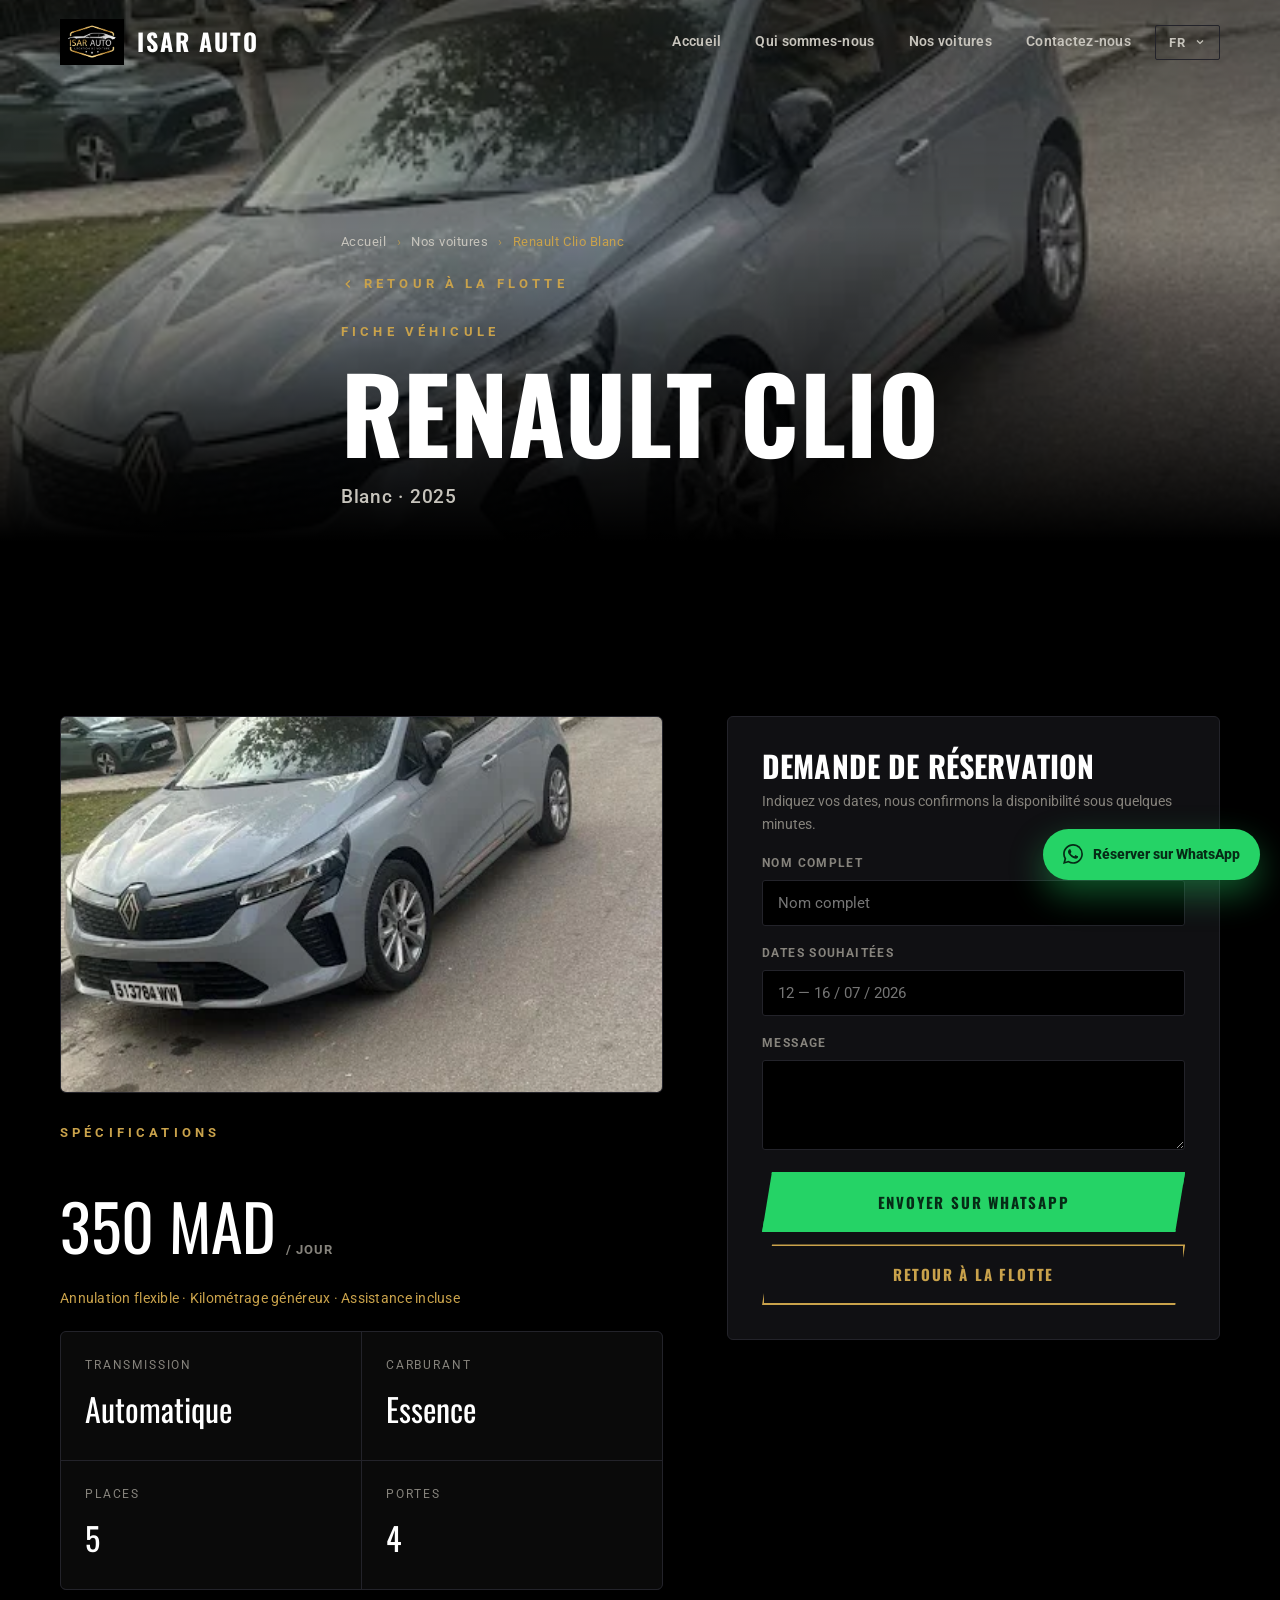
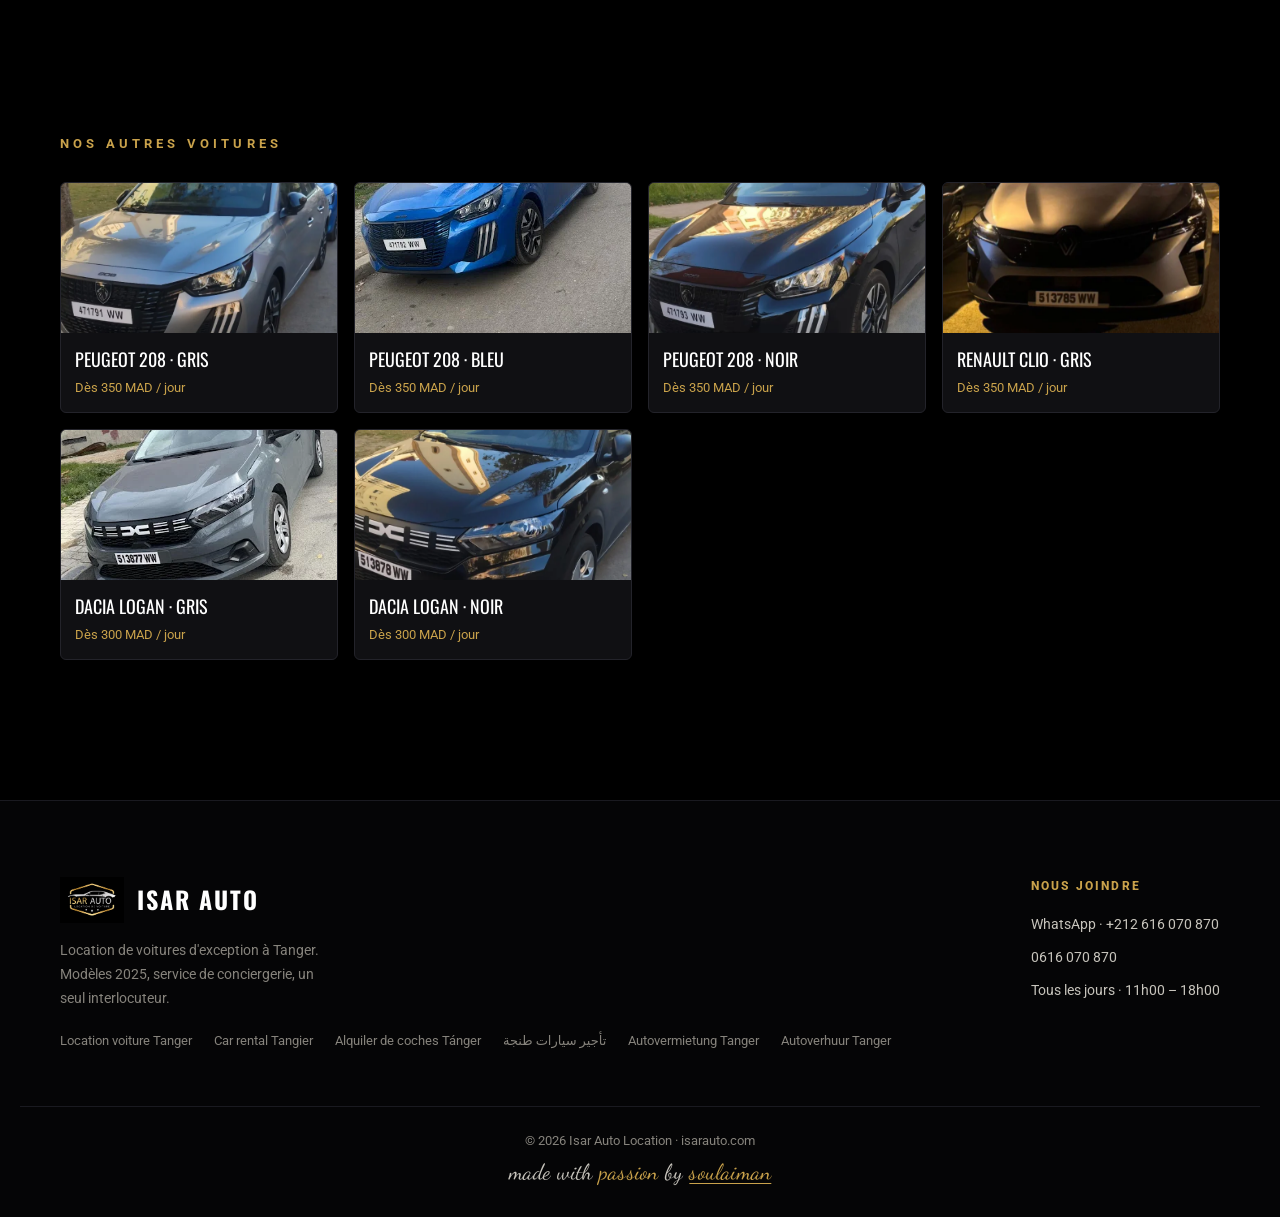
<file: cars/renault-clio-white.html>
<!DOCTYPE html>
<html lang="fr" dir="ltr">
<head>
<meta charset="UTF-8" />
<meta name="viewport" content="width=device-width, initial-scale=1.0" />
<title>Location Renault Clio Blanc 2025 à Tanger dès 350 MAD/jour — Isar Auto</title>
<meta name="description" content="Louez une Renault Clio Blanc 2025 à Tanger dès 350 MAD/jour. Livraison à l'aéroport Tanger Ibn Battouta et en ville, annulation flexible, réservation rapide sur WhatsApp — Isar Auto Location." />
<link rel="canonical" href="https://isarauto.com/cars/renault-clio-white.html" />
<link rel="icon" type="image/png" href="../favicon.png" />
<link rel="apple-touch-icon" href="../apple-touch-icon.png" />
<script type="application/ld+json">
{"@context":"https://schema.org","@type":"BreadcrumbList","itemListElement":[{"@type":"ListItem","position":1,"name":"Accueil","item":"https://isarauto.com/"},{"@type":"ListItem","position":2,"name":"Nos voitures","item":"https://isarauto.com/#fleet"},{"@type":"ListItem","position":3,"name":"Renault Clio Blanc 2025","item":"https://isarauto.com/cars/renault-clio-white.html"}]}
</script>
<link rel="preconnect" href="https://fonts.googleapis.com" />
<link rel="preconnect" href="https://fonts.gstatic.com" crossorigin />
<link href="https://fonts.googleapis.com/css2?family=Dancing+Script:wght@600;700&family=Oswald:wght@400;500;600;700&family=Roboto:wght@400;500;700;900&display=swap" rel="stylesheet" />
<link rel="stylesheet" href="../styles.css" />
<script src="../image-slot.js"></script>
</head>
<body>

<header class="site-head">
  <div class="wrap head-inner">
    <a class="logo" href="../index.html#top"><img class="crest-img" src="../uploads/isar-logo.png" alt="Isar Auto" /><span>ISAR AUTO</span></a>
    <nav class="nav">
      <a href="../index.html#top" data-i18n="nav.home">Accueil</a>
      <a href="../index.html#about" data-i18n="nav.about">Qui sommes-nous</a>
      <a href="../index.html#fleet" data-i18n="nav.fleet">Nos voitures</a>
      <a href="../index.html#contact" data-i18n="nav.contact">Contactez-nous</a>
    </nav>
    <div class="lang desktop">
      <button class="lang-btn" aria-haspopup="true"><span class="lang-current">FR</span><svg width="12" height="12" viewBox="0 0 24 24" fill="none" stroke="currentColor" stroke-width="2.4"><path d="M6 9l6 6 6-6"/></svg></button>
      <div class="lang-menu" role="menu"></div>
    </div>
    <button class="burger" aria-label="Menu"><span></span><span></span><span></span></button>
  </div>
</header>
<div class="nav-overlay">
  <button class="ov-close" aria-label="Fermer">&times;</button>
  <a href="../index.html#top" data-i18n="nav.home">Accueil</a>
  <a href="../index.html#about" data-i18n="nav.about">Qui sommes-nous</a>
  <a href="../index.html#fleet" data-i18n="nav.fleet">Nos voitures</a>
  <a href="../index.html#contact" data-i18n="nav.contact">Contactez-nous</a>
  <div class="ov-langs"></div>
</div>

<section class="car-hero">
  <div class="ph"><img class="car-hero-img" src="img/renault-clio-white.webp" alt="Location Renault Clio Blanc 2025 à Tanger — Isar Auto" /></div>
  <div class="veil"></div>
  <div class="wrap inner">
    <nav class="crumbs" aria-label="Fil d'Ariane">
      <a href="../index.html" data-i18n="nav.home">Accueil</a><span class="sep">›</span>
      <a href="../index.html#fleet" data-i18n="nav.fleet">Nos voitures</a><span class="sep">›</span>
      <span aria-current="page">Renault Clio Blanc</span>
    </nav>
    <a class="backlink kicker" href="../index.html#fleet" style="color:var(--gold)">
      <svg width="14" height="14" viewBox="0 0 24 24" fill="none" stroke="currentColor" stroke-width="2.4"><path d="M15 18l-6-6 6-6"/></svg>
      <span data-i18n="car.back">Retour à la flotte</span>
    </a>
    <span class="kicker" style="display:block;margin-top:22px" data-i18n="car.kicker">Fiche véhicule</span>
    <h1 id="carName">Peugeot 208</h1>
    <div class="sub" id="carColor">2025</div>
  </div>
</section>

<section class="sec">
  <div class="wrap car-body-grid">
    <div class="reveal in">
      <img class="car-spec-img" src="img/renault-clio-white.webp" alt="Location Renault Clio Blanc 2025 à Tanger — Isar Auto" />
      <span class="kicker" data-i18n="car.specs">Spécifications</span>
      <div class="price-banner">
        <span class="n" id="carPrice">300 MAD</span>
        <span class="u" data-i18n="perday">/ jour</span>
      </div>
      <div class="included" data-i18n="car.included">Annulation flexible · Kilométrage généreux · Assistance incluse</div>
      <div class="spec-grid" style="margin-top:22px">
        <div class="spec-cell"><div class="lb" data-i18n="spec.trans">Transmission</div><div class="vl" id="specTrans">Automatique</div></div>
        <div class="spec-cell"><div class="lb" data-i18n="spec.fuel">Carburant</div><div class="vl" id="specFuel">Essence</div></div>
        <div class="spec-cell"><div class="lb" data-i18n="spec.seats">Places</div><div class="vl" id="specSeats">5</div></div>
        <div class="spec-cell"><div class="lb" data-i18n="spec.doors">Portes</div><div class="vl" id="specDoors">4</div></div>
      </div>
    </div>
    <div class="bookform reveal in">
      <h3 data-i18n="car.book.title">Demande de réservation</h3>
      <p class="sub" data-i18n="car.book.sub">Indiquez vos dates, nous confirmons la disponibilité sous quelques minutes.</p>
      <div class="field"><label data-i18n="car.name">Nom complet</label><input id="fName" type="text" data-i18n-ph="car.name" /></div>
      <div class="field"><label data-i18n="car.dates">Dates souhaitées</label><input id="fDates" type="text" placeholder="12 — 16 / 07 / 2026" /></div>
      <div class="field"><label data-i18n="car.msg">Message</label><textarea id="fMsg"></textarea></div>
      <a class="btn btn-wa btn-block" id="bookSend" href="#" style="margin-top:22px" data-i18n="car.send">Envoyer sur WhatsApp</a>
      <a class="btn btn-ghost btn-block" href="../index.html#fleet" style="margin-top:12px" data-i18n="car.back">Retour à la flotte</a>
    </div>
  </div>
</section>

<section class="sec" style="padding-top:0">
  <div class="wrap">
    <span class="kicker" data-i18n="car.related">Nos autres voitures</span>
    <div class="lp-cars" id="relatedCars"></div>
  </div>
</section>

<footer class="site-foot">
  <div class="wrap foot-grid">
    <div class="foot-brand">
      <a class="logo" href="../index.html#top"><img class="crest-img" src="../uploads/isar-logo.png" alt="Isar Auto" /><span>ISAR AUTO</span></a>
      <p data-i18n="foot.tag">Location de voitures d'exception à Tanger.</p>
    </div>
    <div class="foot-col">
      <h5 data-i18n="foot.reach">Nous joindre</h5>
      <a href="https://wa.me/212616070870" target="_blank" rel="noopener">WhatsApp · +212 616 070 870</a>
      <a href="tel:+212616070870">0616 070 870</a>
      <p data-i18n="contact.hoursv">Tous les jours · 11h00 – 18h00</p>
    </div>
  </div>
    <div class="wrap foot-seo">
    <a href="../location-voiture-tanger/index.html">Location voiture Tanger</a>
    <a href="../car-rental-tangier/index.html">Car rental Tangier</a>
    <a href="../alquiler-coches-tanger/index.html">Alquiler de coches Tánger</a>
    <a href="../ar/index.html">تأجير سيارات طنجة</a>
    <a href="../autovermietung-tanger/index.html">Autovermietung Tanger</a>
    <a href="../autoverhuur-tanger/index.html">Autoverhuur Tanger</a>
  </div>
  <div class="wrap foot-bottom"><span>© 2026 Isar Auto Location · isarauto.com</span><span class="foot-sign">made with <span class="g">passion</span> by <a class="g sign-link" href="tel:+212675920379">soulaiman</a></span></div>
</footer>

<a class="fab" href="https://wa.me/212616070870" target="_blank" rel="noopener">
  <svg width="20" height="20" viewBox="0 0 24 24" fill="currentColor"><path d="M17.472 14.382c-.297-.149-1.758-.867-2.03-.967-.273-.099-.471-.148-.67.15-.197.297-.767.966-.94 1.164-.173.199-.347.223-.644.075-.297-.15-1.255-.463-2.39-1.475-.883-.788-1.48-1.761-1.653-2.059-.173-.297-.018-.458.13-.606.134-.133.298-.347.446-.52.149-.174.198-.298.298-.497.099-.198.05-.371-.025-.52-.075-.149-.669-1.612-.916-2.207-.242-.579-.487-.5-.669-.51-.173-.008-.371-.01-.57-.01-.198 0-.52.074-.792.372-.272.297-1.04 1.016-1.04 2.479 0 1.462 1.065 2.875 1.213 3.074.149.198 2.096 3.2 5.077 4.487.71.306 1.263.489 1.694.625.712.227 1.36.195 1.872.118.571-.085 1.758-.719 2.006-1.413.248-.694.248-1.289.173-1.413-.074-.124-.272-.198-.57-.347m-5.421 7.403h-.004a9.87 9.87 0 01-5.031-1.378l-.361-.214-3.741.982.998-3.648-.235-.374a9.86 9.86 0 01-1.51-5.26c.001-5.45 4.436-9.884 9.888-9.884 2.64 0 5.122 1.03 6.988 2.898a9.825 9.825 0 012.893 6.994c-.003 5.45-4.437 9.885-9.885 9.885M20.52 3.449C18.24 1.245 15.24 0 12.045 0 5.463 0 .104 5.359.101 11.892c0 2.096.546 4.142 1.588 5.945L0 24l6.305-1.654a11.882 11.882 0 005.683 1.448h.005c6.582 0 11.94-5.359 11.943-11.893a11.821 11.821 0 00-3.487-8.413z"/></svg>
  <span data-i18n="hero.cta2">Réserver sur WhatsApp</span>
</a>

<script src="../cars.js"></script>
<script src="../i18n.js"></script>
<script>window.CAR_SLUG = "renault-clio-white";</script>
<script src="../car-page.js"></script>
<script src="../main.js"></script>
</body>
</html>
</file>
<file: styles.css>
/* =========================================================
   ISAR AUTO LOCATION — Dark Premium design system
   ========================================================= */
:root{
  --bg:#000000;
  --bg-2:#0a0a0a;
  --panel:#101013;
  --panel-2:#16161b;
  --line:#23232a;
  --line-soft:#1a1a20;
  --white:#FFFFFF;
  --silver:#C7C4BC;
  --muted:#86837C;
  --gold:#C9A24B;
  --champagne:#F0D58A;
  --bronze:#9C7836;
  --wa:#25D366;
  --serif:'Oswald','Arial Narrow',sans-serif;
  --sans:'Roboto',system-ui,-apple-system,sans-serif;
  --maxw:1240px;
  --ease:cubic-bezier(.22,.61,.36,1);
}
*{box-sizing:border-box;}
html{scroll-behavior:smooth;scroll-padding-top:92px;-webkit-text-size-adjust:100%;}
body{
  margin:0;background:var(--bg);color:var(--silver);
  font-family:var(--sans);font-weight:400;line-height:1.65;
  -webkit-font-smoothing:antialiased;overflow-x:hidden;
}
/* mobile: never let transformed coverflow cards widen the layout viewport */
html{overflow-x:hidden;}
@supports (overflow:clip){html,body{overflow-x:clip;}}
h1,h2,h3,h4{font-family:var(--serif);font-weight:700;line-height:1.02;letter-spacing:.005em;text-transform:uppercase;margin:0;color:var(--white);}
p{margin:0;}
a{color:inherit;text-decoration:none;}
img{max-width:100%;display:block;}
.wrap{max-width:var(--maxw);margin:0 auto;padding:0 clamp(20px,5vw,40px);}
.gold{color:var(--gold);}
.gold-grad{background:linear-gradient(100deg,var(--champagne),var(--gold) 42%,var(--bronze));-webkit-background-clip:text;background-clip:text;color:transparent;}
.kicker{font-family:var(--sans);font-size:clamp(11px,1.4vw,13px);font-weight:700;letter-spacing:.32em;text-transform:uppercase;color:var(--gold);}
.muted{color:var(--muted);}
.sec{padding:clamp(72px,11vw,140px) 0;position:relative;}
.sec-head{max-width:46ch;}
.sec-head.center{margin-left:auto;margin-right:auto;text-align:center;}
.sec-head h2{font-size:clamp(38px,7vw,76px);margin-top:18px;}
.sec-head p{margin-top:20px;font-size:clamp(15px,1.9vw,18px);color:var(--muted);line-height:1.7;}
[dir="rtl"] .sec-head{margin-right:0;}

/* hairline divider */
.rule{height:1px;background:linear-gradient(90deg,transparent,var(--bronze),transparent);opacity:.5;border:0;margin:0;}

/* ---------- Buttons (sporty) ---------- */
.btn{display:inline-flex;align-items:center;justify-content:center;gap:10px;font-family:var(--serif);font-weight:700;font-size:15px;letter-spacing:.12em;text-transform:uppercase;padding:16px 32px;border-radius:0;cursor:pointer;border:2px solid transparent;position:relative;overflow:hidden;clip-path:polygon(10px 0,100% 0,calc(100% - 10px) 100%,0 100%);transition:transform .2s var(--ease),background .2s,color .2s,border-color .2s,box-shadow .2s;white-space:nowrap;}
.btn::after{content:"";position:absolute;top:0;left:-120%;width:60%;height:100%;background:linear-gradient(100deg,transparent,rgba(255,255,255,.35),transparent);transform:skewX(-20deg);transition:left .55s var(--ease);}
.btn:hover{transform:translateY(-2px);box-shadow:0 10px 26px rgba(0,0,0,.45);}
.btn:hover::after{left:140%;}
.btn:active{transform:translateY(0);}
.btn-gold{background:var(--gold);color:#0b0b0b;border-color:var(--gold);}
.btn-gold:hover{background:var(--champagne);border-color:var(--champagne);}
.btn-ghost{background:transparent;color:var(--gold);border-color:var(--gold);}
.btn-ghost:hover{background:var(--gold);color:#0b0b0b;}
.btn-wa{background:var(--wa);color:#062b16;border-color:var(--wa);}
.btn-wa:hover{background:#2fe070;}
.btn-block{width:100%;}

/* ---------- Header ---------- */
.site-head{position:fixed;top:0;left:0;right:0;z-index:100;transition:background .4s,border-color .4s,backdrop-filter .4s;border-bottom:1px solid transparent;}
.site-head.scrolled{background:rgba(0,0,0,.78);backdrop-filter:blur(16px);border-bottom-color:var(--line-soft);}
.head-inner{display:flex;align-items:center;gap:24px;height:84px;}
.logo{display:flex;align-items:center;gap:13px;font-family:var(--serif);font-size:24px;font-weight:700;letter-spacing:.08em;text-transform:uppercase;color:#fff;white-space:nowrap;}
.logo .crest-img{height:46px;width:auto;display:block;}
.logo b{font-weight:600;}
.logo .dot{color:var(--gold);}
.nav{display:flex;align-items:center;gap:34px;margin-inline-start:auto;}
.nav a{font-size:14px;font-weight:600;letter-spacing:.02em;color:var(--silver);position:relative;padding:4px 0;transition:color .2s;}
.nav a::after{content:"";position:absolute;left:0;bottom:-2px;height:1px;width:0;background:var(--gold);transition:width .3s var(--ease);}
.nav a:hover{color:#fff;}
.nav a:hover::after{width:100%;}

/* language dropdown */
.lang{position:relative;}
.lang-btn{display:inline-flex;align-items:center;gap:8px;background:transparent;border:1px solid var(--line);color:var(--silver);font-family:var(--sans);font-weight:700;font-size:13px;letter-spacing:.08em;padding:9px 13px;border-radius:2px;cursor:pointer;transition:border-color .2s,color .2s;}
.lang-btn:hover{border-color:var(--gold);color:#fff;}
.lang-btn svg{transition:transform .25s;}
.lang.open .lang-btn svg{transform:rotate(180deg);}
.lang-menu{position:absolute;top:calc(100% + 8px);inset-inline-end:0;min-width:170px;background:var(--panel);border:1px solid var(--line);border-radius:4px;padding:6px;opacity:0;visibility:hidden;transform:translateY(-6px);transition:opacity .2s,transform .2s,visibility .2s;box-shadow:0 24px 50px rgba(0,0,0,.6);z-index:120;}
.lang.open .lang-menu{opacity:1;visibility:visible;transform:none;}
.lang-menu button{display:flex;align-items:center;gap:10px;width:100%;background:transparent;border:0;color:var(--silver);font-family:var(--sans);font-size:14px;font-weight:600;text-align:start;padding:10px 12px;border-radius:3px;cursor:pointer;transition:background .15s,color .15s;}
.lang-menu button:hover{background:var(--panel-2);color:#fff;}
.lang-menu button .lc{margin-inline-start:auto;font-size:11px;font-weight:800;letter-spacing:.1em;color:var(--gold);}
.lang-menu button.active{color:var(--gold);}

/* burger + mobile overlay */
.burger{display:none;flex-direction:column;gap:5px;background:transparent;border:0;cursor:pointer;padding:8px;margin-inline-start:auto;}
.burger span{width:26px;height:2px;background:#fff;transition:transform .3s,opacity .3s;}
.nav-overlay{position:fixed;inset:0;z-index:130;background:rgba(0,0,0,.97);backdrop-filter:blur(8px);display:flex;flex-direction:column;justify-content:center;align-items:center;gap:8px;opacity:0;visibility:hidden;transition:opacity .4s,visibility .4s;}
.nav-overlay.open{opacity:1;visibility:visible;}
.nav-overlay a{font-family:var(--serif);font-size:clamp(30px,9vw,46px);color:#fff;font-weight:500;padding:10px 0;opacity:.92;transition:color .2s,letter-spacing .3s;}
.nav-overlay a:hover{color:var(--gold);letter-spacing:.02em;}
.nav-overlay .ov-close{position:absolute;top:26px;inset-inline-end:24px;background:transparent;border:0;color:#fff;font-size:34px;cursor:pointer;line-height:1;}
.nav-overlay .ov-langs{display:flex;gap:18px;margin-top:34px;}
.nav-overlay .ov-langs button{background:transparent;border:0;color:var(--muted);font-family:var(--sans);font-weight:800;font-size:13px;letter-spacing:.12em;cursor:pointer;transition:color .2s;}
.nav-overlay .ov-langs button.active,.nav-overlay .ov-langs button:hover{color:var(--gold);}

@media(max-width:920px){
  .nav,.lang.desktop{display:none;}
  .burger{display:flex;}
}

/* ---------- Hero ---------- */
.hero{position:relative;min-height:100svh;display:flex;align-items:flex-end;padding-top:clamp(110px,16vh,150px);padding-bottom:clamp(48px,8vh,96px);overflow:hidden;}
.hero-bg{position:absolute;inset:-8% 0 0 0;height:116%;z-index:0;will-change:transform;}
.hero-bg image-slot{width:100%;height:100%;display:block;border-radius:0;filter:saturate(.92) contrast(1.06) brightness(.9);}
.hero-veil{position:absolute;inset:0;z-index:1;pointer-events:none;background:
  linear-gradient(to top,#000 3%,rgba(0,0,0,.3) 48%,rgba(0,0,0,.5) 100%),
  radial-gradient(120% 90% at 80% 8%,rgba(0,0,0,0) 28%,rgba(0,0,0,.62) 100%);}
.hero-inner{position:relative;z-index:2;width:100%;text-align:center;}
.hero-kicker{display:inline-flex;align-items:center;gap:12px;}
.hero-kicker::before{content:"";width:42px;height:1px;background:var(--gold);}
.hero-kicker::after{content:"";width:42px;height:1px;background:var(--gold);}
.hero h1{font-size:clamp(54px,11.5vw,148px);line-height:.94;margin-top:24px;letter-spacing:-.01em;}
.hero h1 .l2{display:block;color:transparent;background:linear-gradient(100deg,var(--champagne),var(--gold) 50%,var(--bronze));-webkit-background-clip:text;background-clip:text;}
.hero-sub{max-width:60ch;margin:28px auto 0;font-size:clamp(15px,2vw,19px);color:var(--silver);line-height:1.7;}
.hero-actions{display:flex;flex-wrap:wrap;justify-content:center;gap:14px;margin-top:38px;}
.hero-stats{display:flex;flex-wrap:wrap;justify-content:center;gap:clamp(24px,5vw,64px);margin-top:clamp(40px,7vh,72px);padding-top:30px;border-top:1px solid var(--line-soft);}
.hstat .n{font-family:var(--serif);font-size:clamp(34px,5vw,52px);color:#fff;line-height:1;}
.hstat .n b{color:var(--gold);font-weight:500;}
.hstat .l{font-size:12.5px;letter-spacing:.14em;text-transform:uppercase;color:var(--muted);margin-top:8px;}

/* ---------- About ---------- */
.about{background:var(--bg-2);border-top:1px solid var(--line-soft);border-bottom:1px solid var(--line-soft);}
.about-grid{display:grid;grid-template-columns:1fr;justify-items:center;text-align:center;gap:0;}
.about-copy{max-width:780px;}
.about-copy .kicker{display:inline-block;}
.about-lead{font-family:var(--serif);font-size:clamp(22px,3vw,30px);color:#fff;line-height:1.3;margin:22px auto 0;max-width:32ch;font-weight:500;}
.about-body{margin:22px auto 0;max-width:62ch;font-size:clamp(15px,1.8vw,17px);color:var(--silver);line-height:1.8;}
.about-body p+p{margin-top:16px;}
.values{display:grid;grid-template-columns:repeat(3,1fr);gap:clamp(26px,4vw,54px);margin-top:54px;text-align:start;}
.value{position:relative;border-top:1px solid var(--line);padding:24px 0 0;background:none;}
.value::before{content:"";position:absolute;top:-1px;inset-inline-start:0;width:46px;height:2px;background:var(--gold);}
.value .vi{color:var(--gold);margin-bottom:16px;display:flex;justify-content:flex-start;}
.value h4{font-size:21px;color:#fff;letter-spacing:.02em;}
.value p{font-size:14px;color:var(--muted);margin-top:8px;line-height:1.7;max-width:30ch;}
@media(max-width:860px){.about-grid{grid-template-columns:1fr;}.values{grid-template-columns:1fr;}}

/* ---------- Coverflow (shared: fleet + testimonials) ---------- */
.coverflow{position:relative;height:clamp(440px,62vw,560px);perspective:1800px;touch-action:pan-y;-webkit-user-select:none;user-select:none;margin-top:clamp(30px,5vw,56px);}
.cf-stage{position:absolute;inset:0;transform-style:preserve-3d;}
.cf-card{position:absolute;top:50%;left:50%;transition:transform .6s var(--ease),opacity .5s ease,filter .5s ease;will-change:transform,opacity,filter;}
.cf-arrow{position:absolute;top:50%;transform:translateY(-50%);z-index:40;width:clamp(46px,6vw,58px);height:clamp(46px,6vw,58px);border-radius:50%;display:grid;place-items:center;cursor:pointer;background:rgba(12,12,14,.66);backdrop-filter:blur(8px);border:1px solid rgba(201,162,75,.4);color:var(--gold);transition:background .25s,color .25s,transform .25s;}
.cf-arrow:hover{background:var(--gold);color:#0b0b0b;transform:translateY(-50%) scale(1.06);}
.cf-prev{inset-inline-start:clamp(4px,2vw,22px);}
.cf-next{inset-inline-end:clamp(4px,2vw,22px);}
.cf-dots{display:flex;gap:9px;justify-content:center;margin-top:34px;}
.cf-dot{width:8px;height:8px;border-radius:50%;background:rgba(255,255,255,.2);cursor:pointer;transition:width .25s,background .25s,border-radius .25s;}
.cf-dot.on{background:var(--gold);width:26px;border-radius:4px;}

/* fleet card */
.fcard{width:clamp(280px,82vw,348px);height:clamp(400px,60vw,460px);margin:0;transform:translate(-50%,-50%);border-radius:6px;overflow:hidden;background:#121217;border:1px solid rgba(201,162,75,.22);box-shadow:0 40px 80px rgba(0,0,0,.6);cursor:pointer;}
.fcard .ph{position:absolute;inset:0;}
.fcard .ph image-slot{width:100%;height:100%;display:block;border-radius:0;}
.fcard .grad{position:absolute;inset:0;background:linear-gradient(to top,rgba(6,6,8,.95) 4%,rgba(6,6,8,.35) 42%,rgba(6,6,8,0) 64%);pointer-events:none;}
.fcard .tag{position:absolute;top:14px;inset-inline-start:14px;display:inline-flex;align-items:center;gap:7px;background:rgba(0,0,0,.5);backdrop-filter:blur(6px);border:1px solid rgba(255,255,255,.16);color:var(--silver);font-size:11.5px;font-weight:700;letter-spacing:.05em;padding:5px 11px;border-radius:999px;z-index:3;}
.fcard .tag .sw{width:11px;height:11px;border-radius:50%;border:1px solid rgba(255,255,255,.35);}
.fcard .meta{position:absolute;inset-inline:20px;bottom:20px;z-index:3;}
.fcard .nm{font-family:var(--serif);font-size:clamp(24px,4vw,30px);color:#fff;line-height:1.02;}
.fcard .specrow{display:flex;flex-wrap:wrap;gap:7px;margin-top:12px;}
.fcard .chip{font-size:11px;font-weight:700;letter-spacing:.04em;color:var(--silver);border:1px solid rgba(255,255,255,.16);padding:4px 9px;border-radius:999px;background:rgba(255,255,255,.04);}
.fcard .chip.diesel{color:var(--champagne);border-color:rgba(240,213,138,.45);}
.fcard .price{margin-top:14px;font-size:12px;font-weight:800;letter-spacing:.08em;color:var(--muted);text-transform:uppercase;}
.fcard .price b{font-family:var(--serif);font-weight:600;font-size:22px;color:#fff;letter-spacing:0;}
.fcard .acts{display:flex;gap:9px;margin-top:16px;opacity:0;transform:translateY(10px);transition:opacity .4s ease .05s,transform .4s ease .05s;pointer-events:none;}
.fcard.is-active .acts{opacity:1;transform:none;pointer-events:auto;}
.fcard .acts a{flex:1;display:inline-flex;align-items:center;justify-content:center;gap:7px;padding:11px;border-radius:3px;font-weight:700;font-size:13px;transition:transform .15s,background .15s;}
.fcard .acts a:hover{transform:translateY(-1px);}
.a-detail{background:transparent;border:1px solid var(--gold);color:var(--gold);}
.a-detail:hover{background:rgba(201,162,75,.12);}
.a-wa{background:var(--wa);color:#062b16;}

/* testimonial card */
.tcard{width:clamp(290px,84vw,520px);transform:translate(-50%,-50%);border-radius:6px;background:linear-gradient(180deg,#121217,#0c0c10);border:1px solid var(--line);padding:clamp(28px,4vw,44px);box-shadow:0 40px 80px rgba(0,0,0,.6);cursor:pointer;}
.tcard .quote{font-family:var(--serif);font-size:clamp(40px,6vw,64px);line-height:.6;color:var(--bronze);height:.5em;}
.tcard .q{font-family:var(--serif);font-size:clamp(19px,2.6vw,26px);color:#fff;line-height:1.4;margin-top:18px;font-weight:500;}
.tcard .who{display:flex;align-items:center;gap:12px;margin-top:24px;}
.tcard .av{width:42px;height:42px;border-radius:50%;background:linear-gradient(135deg,var(--gold),var(--bronze));display:grid;place-items:center;color:#0b0b0b;font-weight:800;font-family:var(--sans);font-size:15px;}
.tcard .who .nm{color:#fff;font-weight:700;font-size:15px;}
.tcard .who .ct{color:var(--muted);font-size:13px;}
.tcard .stars{margin-top:14px;color:var(--gold);letter-spacing:3px;font-size:14px;}

/* ---------- Contact ---------- */
.contact{background:var(--bg-2);border-top:1px solid var(--line-soft);}
.contact-grid{display:grid;grid-template-columns:1fr 1.05fr;gap:clamp(28px,4vw,56px);align-items:stretch;}
.ci-list{display:flex;flex-direction:column;gap:14px;}
.ci{display:flex;gap:16px;align-items:center;border:1px solid var(--line);border-radius:4px;padding:20px 22px;background:rgba(255,255,255,.012);transition:border-color .25s;}
.ci:hover{border-color:rgba(201,162,75,.4);}
.ci .ic{width:46px;height:46px;border:1px solid var(--bronze);border-radius:3px;display:grid;place-items:center;color:var(--gold);flex:none;}
.ci .lb{font-size:11.5px;letter-spacing:.16em;text-transform:uppercase;color:var(--muted);}
.ci .vl{font-family:var(--serif);font-size:22px;color:#fff;margin-top:2px;}
.ci .vl.sm{font-size:17px;font-family:var(--sans);font-weight:600;}
.map-wrap{position:relative;border:1px solid var(--line);border-radius:6px;overflow:hidden;min-height:340px;}
#mapCanvas{position:absolute;inset:0;min-height:340px;background:#e8eaed;z-index:1;}
.map-wrap .leaflet-container{font-family:var(--sans);}
.isar-pin-label{background:transparent;border:0;box-shadow:none;color:#c5221f;font-family:'Roboto',sans-serif;font-size:15px;font-weight:500;text-shadow:0 0 3px #fff,0 0 3px #fff,0 0 4px #fff;}
.isar-pin-label::before{display:none;}
/* white place card (Google style) */
.map-card{position:absolute;top:12px;left:12px;z-index:500;display:flex;align-items:center;gap:4px;background:#fff;border-radius:8px;box-shadow:0 1px 4px rgba(0,0,0,.3);padding:12px 10px 12px 16px;}
.map-card .mc-txt{margin-right:10px;}
.map-card .nm{font-family:'Roboto',sans-serif;font-weight:700;font-size:15px;color:#202124;line-height:1.25;}
.map-card .ad{font-family:'Roboto',sans-serif;font-size:12.5px;color:#5f6368;margin-top:2px;}
.map-card .mc-btn{width:40px;height:40px;border-radius:50%;display:grid;place-items:center;transition:background .15s;}
.map-card .mc-btn:hover{background:#f1f3f4;}
.map-cta{position:absolute;left:16px;right:16px;bottom:16px;display:flex;justify-content:space-between;align-items:center;gap:12px;background:rgba(8,8,10,.86);backdrop-filter:blur(8px);border:1px solid var(--line);border-radius:4px;padding:13px 16px;}
.map-cta .nm{color:#fff;font-weight:700;font-size:14px;}
.map-cta .co{color:var(--muted);font-size:12.5px;}
@media(max-width:860px){.contact-grid{grid-template-columns:1fr;}}

/* ---------- Footer ---------- */
.site-foot{background:#050506;border-top:1px solid var(--line-soft);padding:clamp(48px,7vw,76px) 0 34px;}
.foot-grid{display:flex;justify-content:space-between;gap:40px;flex-wrap:wrap;}
.foot-brand{max-width:30ch;}
.foot-brand p{margin-top:16px;color:var(--muted);font-size:14px;line-height:1.7;}
.foot-col h5{font-family:var(--sans);font-size:12px;letter-spacing:.18em;text-transform:uppercase;color:var(--gold);margin:0 0 16px;font-weight:800;}
.foot-col a,.foot-col p{display:block;color:var(--silver);font-size:14px;margin-bottom:10px;transition:color .2s;}
.foot-col a:hover{color:#fff;}
.socials{display:flex;gap:12px;margin-top:18px;}
.socials a{width:38px;height:38px;border:1px solid var(--bronze);border-radius:3px;display:grid;place-items:center;color:var(--bronze);transition:color .2s,border-color .2s;}
.socials a:hover{color:var(--gold);border-color:var(--gold);}
.foot-bottom{margin-top:44px;padding-top:24px;border-top:1px solid var(--line-soft);display:flex;flex-direction:column;align-items:center;text-align:center;gap:10px;flex-wrap:wrap;font-size:12.5px;color:var(--muted);}
.foot-sign{font-family:'Dancing Script',cursive;font-size:22px;line-height:1;color:var(--silver);letter-spacing:.01em;}
.foot-sign .g{color:var(--gold);}

/* car detail — photo above specs */
.car-spec-img{width:100%;aspect-ratio:16/10;object-fit:cover;border-radius:6px;display:block;margin-bottom:26px;border:1px solid var(--line);}

/* ---------- WhatsApp FAB ---------- */
.fab{position:fixed;inset-inline-end:20px;bottom:20px;z-index:90;display:inline-flex;align-items:center;gap:10px;background:var(--wa);color:#062b16;padding:14px 20px;border-radius:999px;font-weight:800;font-size:14px;box-shadow:0 14px 34px rgba(37,211,102,.4);transition:transform .25s;}
.fab:hover{transform:translateY(-2px) scale(1.02);}
@media(max-width:560px){.fab span{display:none;}.fab{padding:15px;}}

/* reveal on scroll (slide-in) */
.reveal{opacity:0;transform:translateY(46px);transition:opacity .85s var(--ease),transform .85s var(--ease);will-change:transform,opacity;}
.reveal.in{opacity:1;transform:none;}
.reveal-l{transform:translateX(-64px);}
.reveal-r{transform:translateX(64px);}
@media(prefers-reduced-motion:reduce){.reveal,.reveal-l,.reveal-r{opacity:1;transform:none;transition:none;}}

/* hero entrance slide */
@media(prefers-reduced-motion:no-preference){
  @keyframes heroRise{from{opacity:0;transform:translateY(48px)}to{opacity:1;transform:none}}
  .hero-inner>*{animation:heroRise .9s var(--ease) both;}
  .hero-inner>.hero-kicker{animation-delay:.06s}
  .hero-inner>h1{animation-delay:.18s}
  .hero-inner>.hero-sub{animation-delay:.36s}
  .hero-inner>.hero-actions{animation-delay:.5s}
  .hero-inner>.hero-stats{animation-delay:.64s}
}

/* ---------- Car detail page ---------- */
.car-hero{position:relative;min-height:64svh;display:flex;align-items:flex-end;padding-bottom:clamp(40px,6vw,64px);padding-top:120px;overflow:hidden;}
.car-hero .ph{position:absolute;inset:0;z-index:0;}
.car-hero .ph image-slot{width:100%;height:100%;display:block;border-radius:0;}
.car-hero .ph img.car-hero-img{width:100%;height:100%;object-fit:cover;object-position:center 40%;display:block;}
.car-hero .veil{position:absolute;inset:0;z-index:1;background:linear-gradient(to top,#000 6%,rgba(0,0,0,.3) 60%,rgba(0,0,0,.55));}
.car-hero .inner{position:relative;z-index:2;}
.car-hero h1{font-size:clamp(46px,9vw,104px);line-height:1;margin-top:16px;}
.car-hero .sub{margin-top:18px;font-size:clamp(15px,2vw,19px);color:var(--silver);font-weight:500;letter-spacing:.04em;}
.car-body-grid{display:grid;grid-template-columns:1.1fr .9fr;gap:clamp(34px,5vw,68px);align-items:start;}
.spec-grid{display:grid;grid-template-columns:1fr 1fr;gap:1px;background:var(--line);border:1px solid var(--line);border-radius:6px;overflow:hidden;}
.spec-cell{background:var(--bg-2);padding:24px;}
.spec-cell .lb{font-size:11.5px;letter-spacing:.16em;text-transform:uppercase;color:var(--muted);}
.spec-cell .vl{font-family:var(--serif);font-size:clamp(24px,3.4vw,32px);color:#fff;margin-top:8px;}
.spec-cell .vl.hl{color:var(--gold);}
.price-banner{display:flex;align-items:baseline;gap:10px;margin:28px 0 8px;}
.price-banner .n{font-family:var(--serif);font-size:clamp(44px,7vw,64px);color:#fff;}
.price-banner .u{color:var(--muted);font-weight:700;letter-spacing:.08em;text-transform:uppercase;font-size:13px;}
.included{font-size:13.5px;color:var(--gold);letter-spacing:.02em;margin-bottom:6px;}
.bookform{border:1px solid var(--line);border-radius:6px;background:var(--panel);padding:clamp(24px,3vw,34px);}
.bookform h3{font-size:clamp(24px,3vw,30px);}
.bookform p.sub{color:var(--muted);font-size:14px;margin-top:8px;}
.field{display:flex;flex-direction:column;gap:7px;margin-top:18px;}
.field label{font-size:11.5px;letter-spacing:.12em;text-transform:uppercase;color:var(--muted);font-weight:700;}
.field input,.field textarea{font-family:var(--sans);font-size:15px;color:#fff;background:var(--bg);border:1px solid var(--line);border-radius:3px;padding:13px 15px;outline:none;transition:border-color .2s,box-shadow .2s;}
.field input:focus,.field textarea:focus{border-color:var(--gold);box-shadow:0 0 0 3px rgba(201,162,75,.14);}
.field textarea{resize:vertical;min-height:90px;}
.backlink{display:inline-flex;align-items:center;gap:9px;}
@media(max-width:860px){.car-body-grid{grid-template-columns:1fr;}}


/* ---------- Breadcrumbs ---------- */
.crumbs{display:flex;flex-wrap:wrap;align-items:center;gap:10px;font-size:13px;letter-spacing:.04em;color:var(--muted);margin-bottom:20px;}
.crumbs a{color:var(--silver);transition:color .2s;}
.crumbs a:hover{color:var(--gold);}
.crumbs .sep{color:var(--gold);opacity:.7;}
.crumbs [aria-current]{color:var(--gold);}

/* ---------- Car link cards (related cars + landing pages) ---------- */
.lp-cars{display:grid;grid-template-columns:repeat(auto-fill,minmax(220px,1fr));gap:16px;margin-top:26px;}
.lp-car{display:flex;flex-direction:column;background:var(--panel);border:1px solid var(--line);border-radius:6px;overflow:hidden;transition:transform .25s,border-color .25s;}
.lp-car:hover{transform:translateY(-3px);border-color:var(--gold);}
.lp-car img{width:100%;height:150px;object-fit:cover;}
.lp-car .nm{font-family:var(--serif);font-size:18px;color:#fff;padding:12px 14px 2px;text-transform:uppercase;}
.lp-car .pr{font-size:13px;color:var(--gold);padding:0 14px 14px;}

/* ---------- Footer SEO language links ---------- */
.foot-seo{display:flex;flex-wrap:wrap;gap:8px 22px;padding-top:18px;padding-bottom:10px;font-size:13px;}
.foot-seo a{color:var(--muted);transition:color .2s;}
.foot-seo a:hover{color:var(--gold);}

/* ---------- Landing pages ---------- */
.lp .site-head{background:rgba(0,0,0,.82);backdrop-filter:blur(14px);border-bottom-color:var(--line-soft);}
.lp-hero{padding-top:clamp(150px,20vh,200px);}
.lp h1{font-size:clamp(38px,8vw,84px);margin-top:16px;}
.lp h1 .gold-grad{display:block;}
.lp-lead{font-family:var(--serif);font-size:clamp(20px,3vw,28px);color:#fff;margin-top:22px;max-width:34ch;line-height:1.3;font-weight:500;}
.lp-p{margin-top:18px;max-width:62ch;color:var(--silver);line-height:1.8;font-size:clamp(15px,1.8vw,17px);}
.lp .hero-actions{justify-content:flex-start;margin-top:30px;}
.lp .values{text-align:start;}
.lp-langs{display:flex;flex-wrap:wrap;align-items:baseline;gap:8px 22px;margin-top:52px;padding-top:24px;border-top:1px solid var(--line-soft);}
.lp-langs .lb{font-size:12px;font-weight:700;color:var(--gold);letter-spacing:.22em;text-transform:uppercase;}
.lp-langs a{font-size:13.5px;color:var(--muted);text-decoration:underline;text-underline-offset:5px;text-decoration-color:var(--bronze);transition:color .2s;}
.lp-langs a:hover{color:var(--gold);}

/* signature link */
.foot-sign .sign-link{text-decoration:underline;text-underline-offset:4px;text-decoration-thickness:1px;transition:opacity .2s;}
.foot-sign .sign-link:hover{opacity:.8;}
</file>
